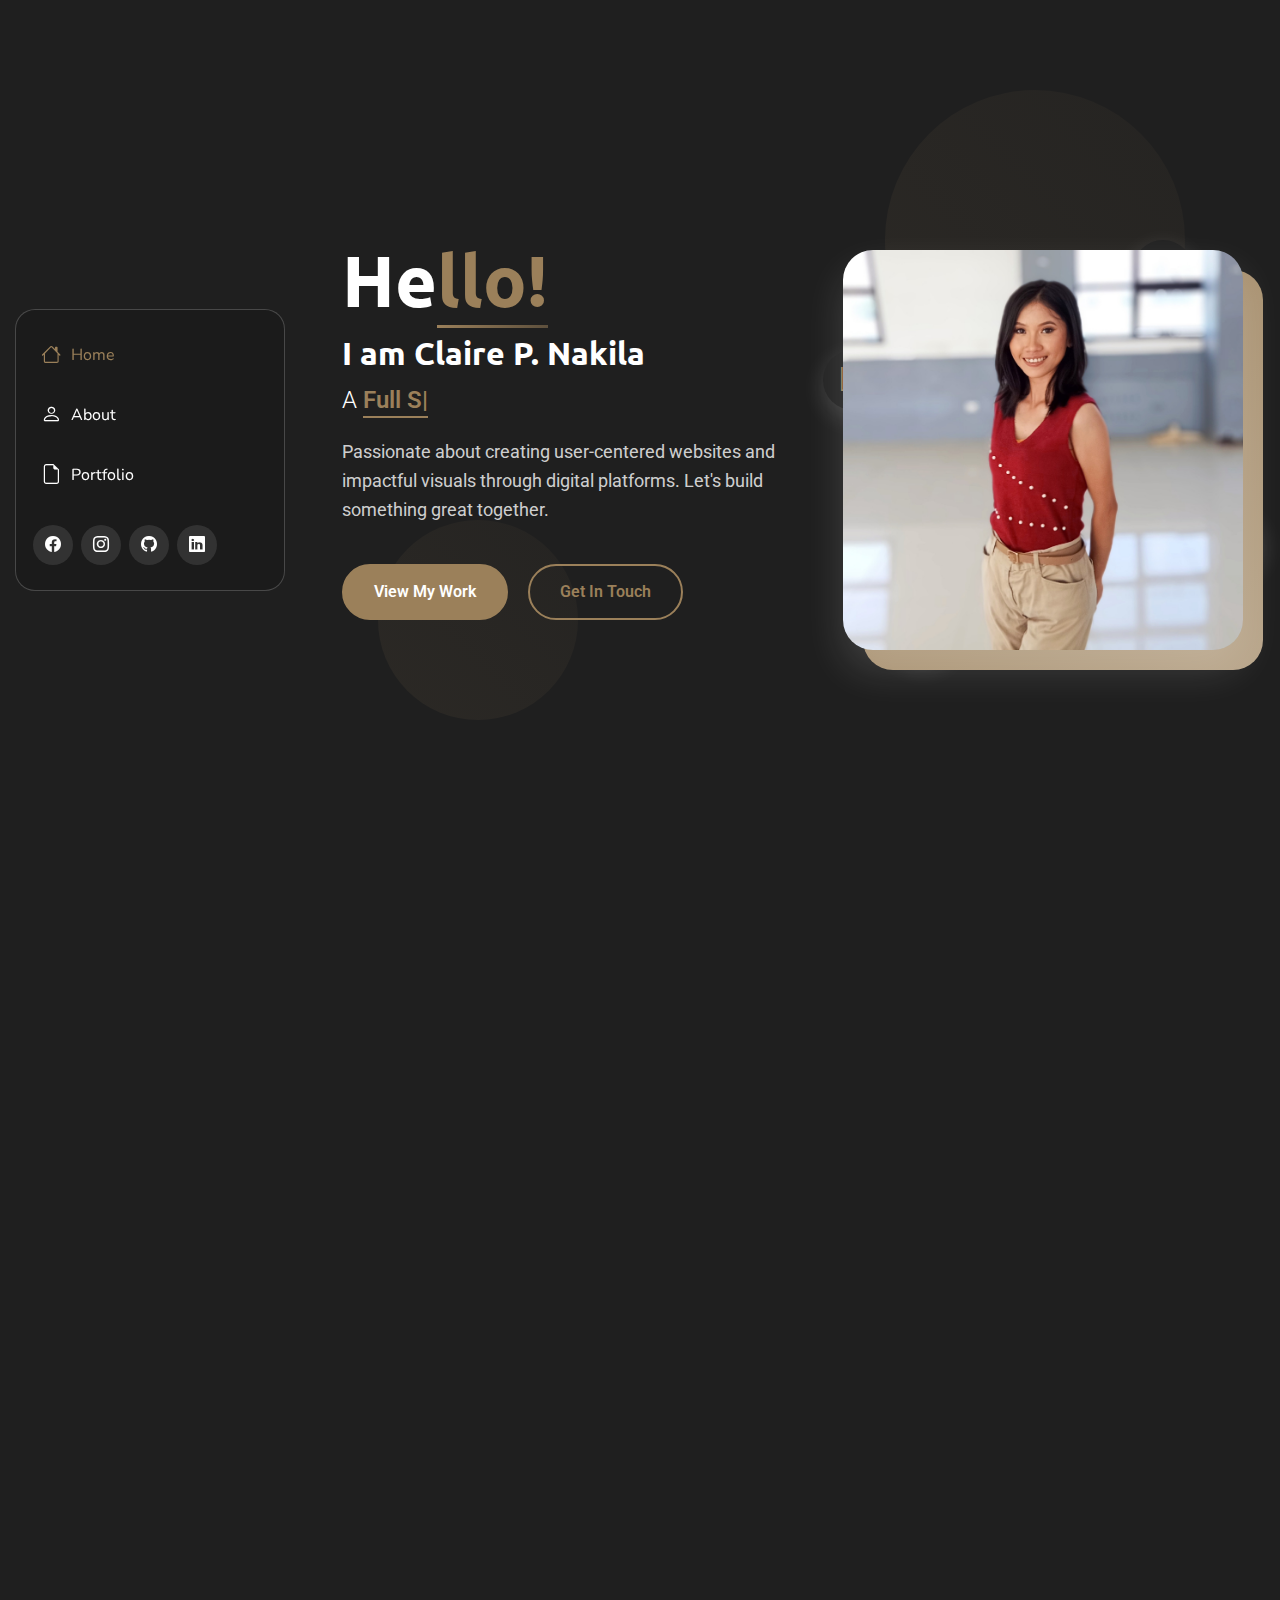
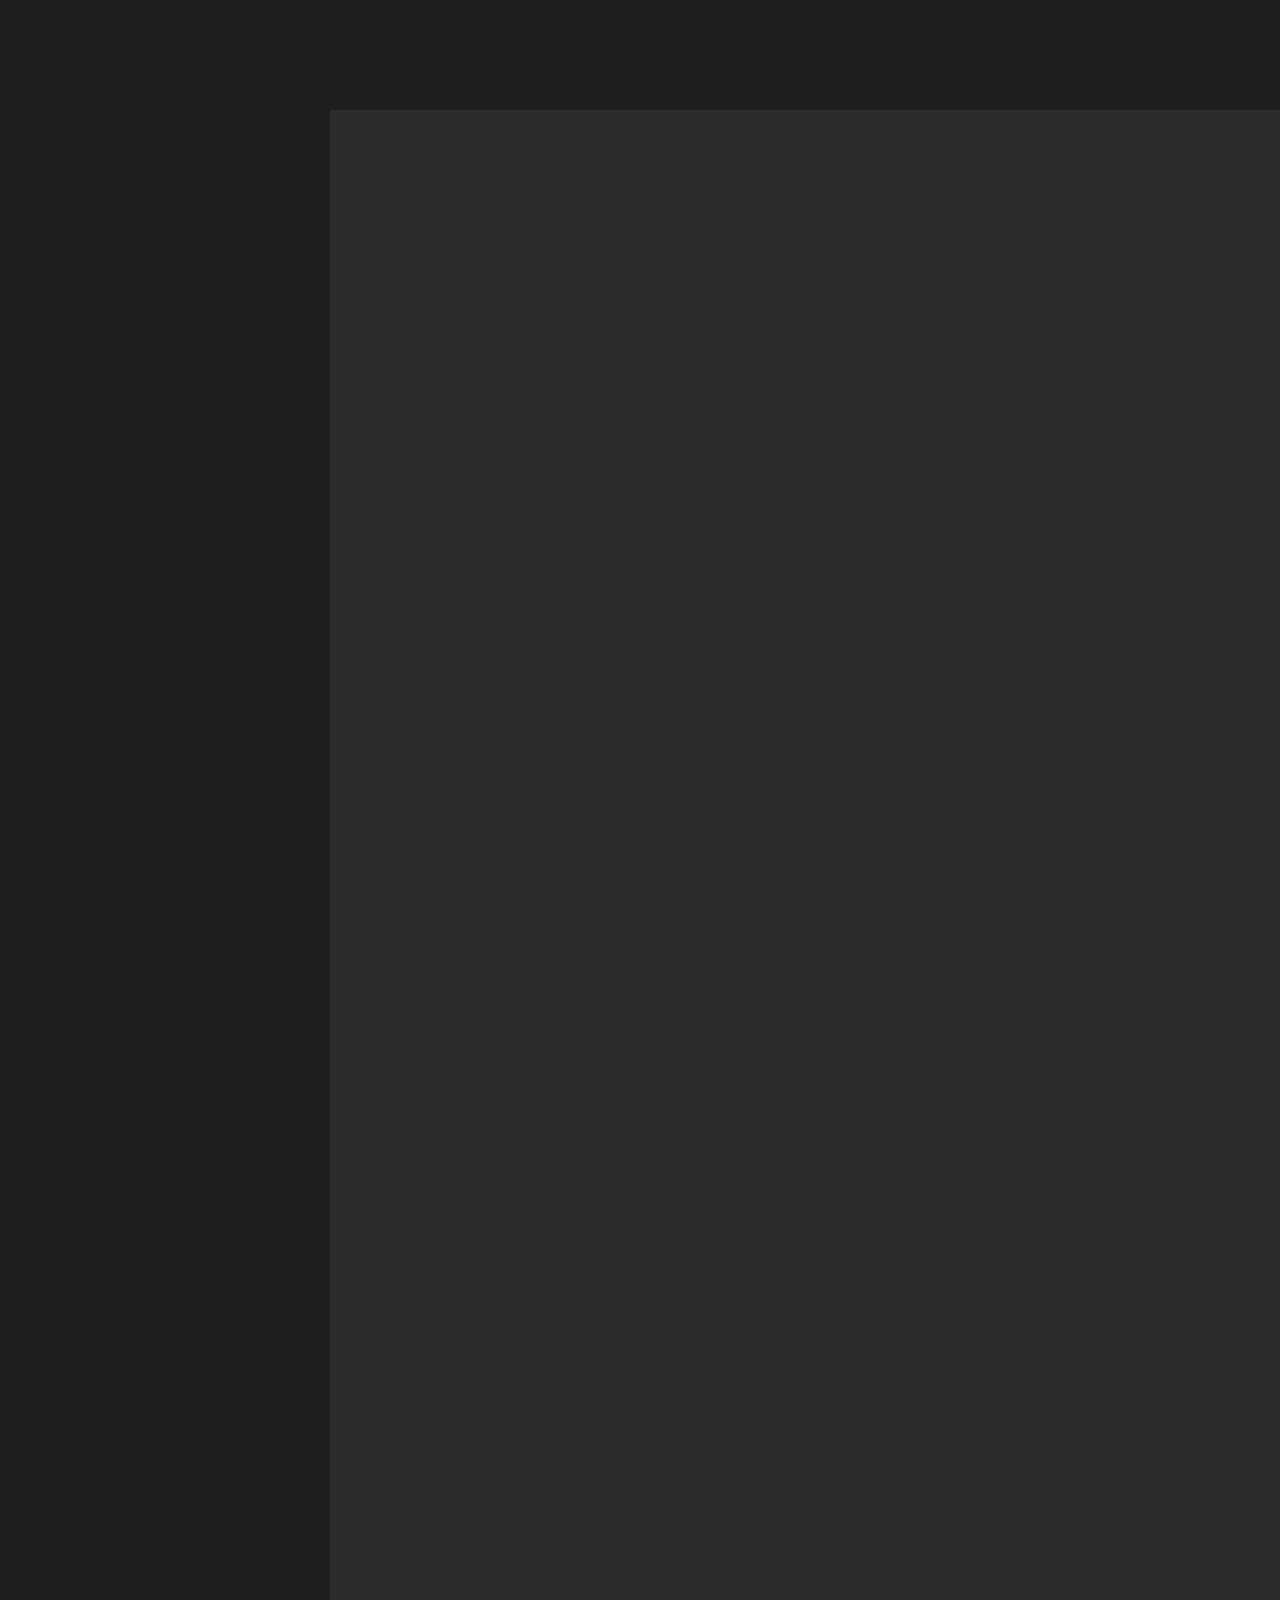
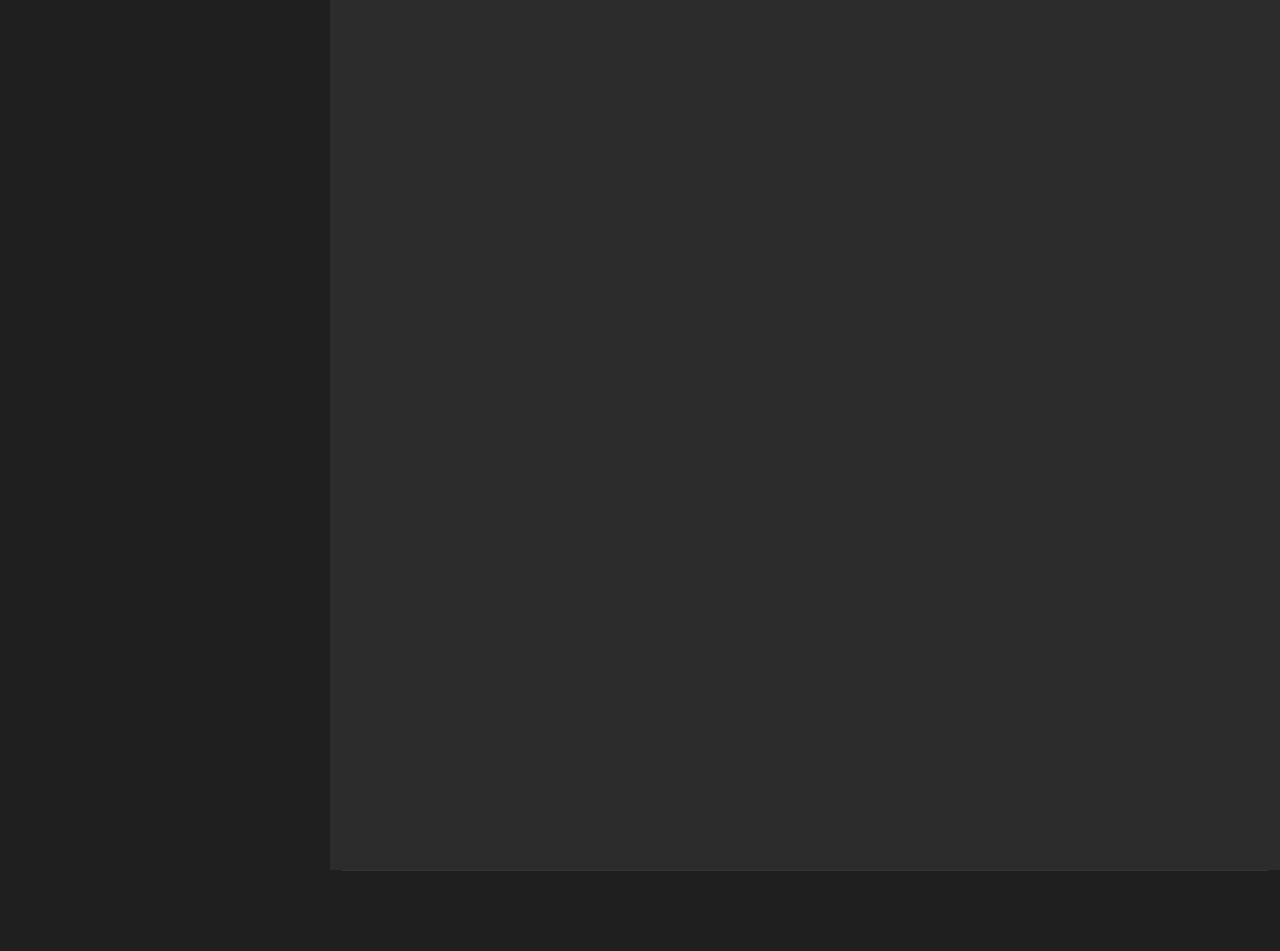
<file: index.html>
<!DOCTYPE html>
<html lang="en">
  <head>
    <meta charset="utf-8" />
    <meta content="width=device-width, initial-scale=1.0" name="viewport" />
    <title>My Portfolio - Claire Nakila</title>
    <meta name="description" content="" />
    <meta name="keywords" content="" />

    <!-- Favicons -->
    <link href="assets/img/removed_background_2x2.png" rel="icon" />
    <link href="assets/img/apple-touch-icon.png" rel="apple-touch-icon" />

    <!-- Fonts -->
    <link href="https://fonts.googleapis.com" rel="preconnect" />
    <link href="https://fonts.gstatic.com" rel="preconnect" crossorigin />
    <link
      href="https://fonts.googleapis.com/css2?family=Roboto:ital,wght@0,100;0,300;0,400;0,500;0,700;0,900;1,100;1,300;1,400;1,500;1,700;1,900&family=Ubuntu:ital,wght@0,300;0,400;0,500;0,700;1,300;1,400;1,500;1,700&family=Nunito:ital,wght@0,200;0,300;0,400;0,500;0,600;0,700;0,800;0,900;1,200;1,300;1,400;1,500;1,600;1,700;1,800;1,900&display=swap"
      rel="stylesheet"
    />

    <!-- Vendor CSS Files -->
    <link
      href="assets/vendor/bootstrap/css/bootstrap.min.css"
      rel="stylesheet"
    />
    <link
      href="assets/vendor/bootstrap-icons/bootstrap-icons.css"
      rel="stylesheet"
    />
    <link href="assets/vendor/aos/aos.css" rel="stylesheet" />
    <link
      href="assets/vendor/glightbox/css/glightbox.min.css"
      rel="stylesheet"
    />
    <link href="assets/vendor/swiper/swiper-bundle.min.css" rel="stylesheet" />

    <!-- Main CSS File -->
    <link href="assets/css/main.css" rel="stylesheet" />
  </head>

  <body class="index-page">
    <header
      id="header"
      class="header dark-background d-flex flex-column justify-content-center"
    >
      <i class="header-toggle d-xl-none bi bi-list"></i>

      <div class="header-container d-flex flex-column align-items-start">
        <nav id="navmenu" class="navmenu">
          <ul>
            <li>
              <a href="#hero" class="active"
                ><i class="bi bi-house navicon"></i>Home</a
              >
            </li>
            <li>
              <a href="#about"><i class="bi bi-person navicon"></i> About</a>
            </li>

            <li>
              <a href="#portfolio"
                ><i class="bi bi-file-earmark navicon"></i> Portfolio</a
              >
            </li>
            <!-- <li>
              <a href="#portfolio"
                ><i class="bi bi-images navicon"></i> Certificates</a
              >
            </li> -->
            <!-- <li>
              <a href="#services"
                ><i class="bi bi-hdd-stack navicon"></i> Services</a
              >
            </li> -->

            <!-- <li>
              <a href="#contact"
                ><i class="bi bi-envelope navicon"></i> Contact</a
              >
            </li> -->
          </ul>
        </nav>

        <div class="social-links text-center">
          <a
            href="https://www.facebook.com/claire.nakila.2024/"
            class="facebook"
            ><i class="bi bi-facebook"></i
          ></a>
          <a href="https://www.instagram.com/watashiclang28/" class="instagram"
            ><i class="bi bi-instagram"></i
          ></a>
          <a href="#" class="github"
            ><i class="bi bi-github"></i
          ></a>
          <a
            href="https://www.linkedin.com/in/claire-nakila-b9766436b/"
            class="linkedin"
            ><i class="bi bi-linkedin"></i
          ></a>
        </div>
      </div>
    </header>

    <main class="main">
      <!-- Hero Section -->
      <section id="hero" class="hero section">
        <div class="background-elements">
          <div class="bg-circle circle-1"></div>
          <div class="bg-circle circle-2"></div>
        </div>

        <div class="hero-content">
          <div class="container">
            <div class="row align-items-center">
              <div class="col-lg-6" data-aos="fade-right" data-aos-delay="100">
                <div class="hero-text">
                  <h1>He<span class="accent-text">llo!</span></h1>
                  <h2>I am Claire P. Nakila</h2>
                  <p class="lead">
                    A
                    <span
                      class="typed"
                      data-typed-items="Full Stack Web Developer, Photo/Video Editor"
                    ></span>
                  </p>
                  <p class="description">
                    Passionate about creating user-centered websites and
                    impactful visuals through digital platforms. Let's build
                    something great together.
                  </p>

                  <div class="hero-actions">
                    <a href="#portfolio" class="btn btn-primary"
                      >View My Work</a
                    >
                    <a href="#about" class="btn btn-outline">Get In Touch</a>
                  </div>

                  <!-- <div class="social-links">
                    <a href="https://www.facebook.com/claire.nakila.2024/"
                      ><i class="bi bi-facebook"></i
                    ></a>
                    <a href="https://www.instagram.com/watashiclang28/"
                      ><i class="bi bi-instagram"></i
                    ></a>
                    <a href="https://github.com/clairenakila"
                      ><i class="bi bi-github"></i
                    ></a>
                    <a
                      href="https://www.linkedin.com/in/claire-nakila-b9766436b/"
                      ><i class="bi bi-linkedin"></i
                    ></a>
                  </div> -->
                </div>
              </div>

              <div class="col-lg-6" data-aos="fade-left" data-aos-delay="200">
                <div class="hero-visual">
                  <div class="profile-container">
                    <div class="profile-background"></div>
                    <img
                      src="assets/img/profile/home_profile1.jpg"
                      alt="Claire P. Nakila"
                      class="profile-image"
                    />
                    <div class="floating-elements">
                      <div class="floating-icon icon-1">
                        <i class="bi bi-palette"></i>
                      </div>
                      <div class="floating-icon icon-2">
                        <i class="bi bi-code-slash"></i>
                      </div>
                      <div class="floating-icon icon-3">
                        <i class="bi bi-lightbulb"></i>
                      </div>
                      <div class="floating-icon icon-4">
                        <i class="bi bi-graph-up"></i>
                      </div>
                    </div>
                  </div>
                </div>
              </div>
            </div>
          </div>
        </div>
      </section>
      <!-- /Hero Section -->

      <!-- About Section -->
      <section id="about" class="about section">
        <div class="container" data-aos="fade-up" data-aos-delay="100">
          <div class="row">
            <div class="col-lg-5" data-aos="zoom-in" data-aos-delay="200">
              <div class="profile-card">
                <div class="profile-header">
                  <div class="profile-image">
                    <img
                      src="assets/img/profile/about_profile.png"
                      alt="Profile Image"
                      class="img-fluid"
                    />
                  </div>
                  <div class="profile-badge">
                    <i class="bi bi-check-circle-fill"></i>
                  </div>
                </div>

                <div class="profile-content">
                  <h3>Claire P. Nakila</h3>
                  <p class="profession">
                    Full Stack Web Developer &amp; Photo/Video Editor
                  </p>

                  <div class="contact-links">
                    <a
                      href="mailto:clairenakilacc@gmail.com"
                      class="contact-item"
                    >
                      <i class="bi bi-envelope"></i>
                      clairenakilacc@gmail.com
                    </a>
                    <a href="tel:+639703738501" class="contact-item">
                      <i class="bi bi-telephone"></i>
                      09703738501
                    </a>
                    <a href="#" class="contact-item">
                      <i class="bi bi-geo-alt"></i>
                      Alegria, Surigao del Norte, Philippines
                    </a>
                  </div>
                </div>
              </div>
            </div>

            <div class="col-lg-7" data-aos="fade-left" data-aos-delay="300">
              <div class="about-content">
                <div class="section-header">
                  <span class="badge-text">Get to Know Me</span>
                  <h2>Passionate about creating websites and visual content</h2>
                </div>

                <div class="description">
                  <p>
                    I build web-based systems using PHP and MySQL for both
                    front-end and back-end development with the Laravel
                    framework.
                  </p>

                  <p>
                    I edit photos and videos that involve simple 2D animations,
                    noise removal, music layers, text presets, captioning,
                    transitions, and image fusions.
                  </p>
                </div>

                <div class="stats-grid">
                  <div class="stat-item">
                    <div class="stat-number">10+</div>
                    <div class="stat-label">Projects Completed</div>
                  </div>
                  <div class="stat-item">
                    <div class="stat-number">3+</div>
                    <div class="stat-label">Years Experience</div>
                  </div>
                </div>

                <div class="details-grid">
                  <div class="detail-row">
                    <div class="detail-item">
                      <span class="detail-label">Specialization</span>
                      <span class="detail-value"
                        >Web Development &amp; Media Editing</span
                      >
                    </div>
                    <div class="detail-item">
                      <span class="detail-label">Experience Level</span>
                      <span class="detail-value">Junior Professional</span>
                    </div>
                  </div>
                  <div class="detail-row">
                    <div class="detail-item">
                      <span class="detail-label">Education</span>
                      <span class="detail-value"
                        >Bachelor of Science in Information System</span
                      >
                    </div>
                    <div class="detail-item">
                      <span class="detail-label">Languages</span>
                      <span class="detail-value"
                        >English, Filipino, Surigaonon</span
                      >
                    </div>
                  </div>
                </div>

                <div class="cta-section">
                  <a href="assets/pdf/resume.pdf" class="btn btn-primary">
                    <i class="bi bi-download"></i>
                    Download Resume
                  </a>
                  <a href="https://www.facebook.com/claire.nakila.2024" class="btn btn-outline">
                    <i class="bi bi-chat-dots"></i>
                    Let's Talk
                  </a>
                </div>
              </div>
            </div>
          </div>
        </div>
      </section>
      <!-- /About Section -->


      <!-- Skills Section -->
      <section id="skills" class="skills section">
        <!-- Section Title -->
        <div class="container section-title" data-aos="fade-up">
          <h2>Skills</h2>
          <p>
            I bring together four key skill areas to create responsive web
            solutions and compelling visual content:
          </p>
        </div>
        <!-- End Section Title -->

        <div class="container" data-aos="fade-up" data-aos-delay="100">
          <div class="row">
            <div class="col-lg-6">
              <div
                class="skills-category"
                data-aos="fade-up"
                data-aos-delay="200"
              >
                <h3>Front-end Development</h3>
                <div class="skills-animation">
                  <div class="skill-item">
                    <div
                      class="d-flex justify-content-between align-items-center"
                    >
                      <h4>HTML/CSS</h4>
                    </div>
                  </div>
                  <div class="skill-tooltip">
                    <div>
                      I have used HTML and CSS to build responsive and accessible user interfaces, applying HTML5 and utility-first styling with Tailwind CSS, integrated within Laravel 10 Blade and Livewire views.
                    </div>
                  </div>

                  <div class="skill-item">
                    <div
                      class="mt-4 d-flex justify-content-between align-items-center"
                    >
                      <h4>JavaScript</h4>
                    </div>

                    <div>
                      I am familiar with JavaScript and have used Alpine.js to add interactive features in Laravel Blade views.
                    </div>
                  </div>
                </div>
              </div>
              <!-- End Frontend Skills -->
            </div>

            <div class="col-lg-6">
              <div
                class="skills-category"
                data-aos="fade-up"
                data-aos-delay="300"
              >
                <h3>Back-end Development</h3>
                <div class="skills-animation">
                  <div class="skill-item">
                    <div
                      class="d-flex justify-content-between align-items-center"
                    >
                      <h4>Node.js</h4>
                    </div>

                    <div>
                      I used Node.js for backend scripts and simple server-side
                      JavaScript tasks.
                    </div>
                  </div>

                  <div class="skill-item">
                    <div
                      class="d-flex justify-content-between align-items-center"
                    >
                      <h4>SQL</h4>
                    </div>

                    <div>
                      I worked with MySQL for creating tables, writing queries,
                      and managing relational data in Laravel applications.
                    </div>
                  </div>
                </div>
              </div>
              <!-- End Backend Skills -->
            </div>

            <div class="col-lg-6">
              <div
                class="skills-category"
                data-aos="fade-up"
                data-aos-delay="300"
              >
                <h3>Git and Github</h3>
                <div class="skills-animation">
                  <div class="skill-item">
                    <div
                      class="d-flex justify-content-between align-items-center"
                    >
                      <h4>Basic Version Control Tasks</h4>
                    </div>

                    <div>
                      I am familiar with basic version control tasks such as
                      initializing and cloning repositories, staging and
                      committing changes, pushing code to GitHub, pulling
                      updates, and managing branches for collaborative
                      development.
                    </div>
                  </div>

                  <div class="skill-item">
                    <div
                      class="d-flex justify-content-between align-items-center"
                    >
                      <h4>Project Deployment</h4>
                    </div>

                    <div>
                      I used GitHub to deploy projects to platforms like Vercel
                      and GitHub Pages.
                    </div>
                  </div>
                </div>
              </div>
              <!-- End Backend Skills -->
            </div>

            <div class="col-lg-6">
              <div
                class="skills-category"
                data-aos="fade-up"
                data-aos-delay="300"
              >
                <h3>Photo/Video Editing</h3>
                <div class="skills-animation">
                  <div class="skill-item">
                    <div
                      class="d-flex justify-content-between align-items-center"
                    >
                      <h4>Canva & Adobe Photoshop</h4>
                    </div>

                    <div>
                      I utilized Canva and Adobe Photoshop for graphic design,
                      enhancing visuals, and customizing templates to meet
                      project needs.
                    </div>
                  </div>

                  <div class="skill-item">
                    <div
                      class="d-flex justify-content-between align-items-center"
                    >
                      <h4>KineMaster & CapCut</h4>
                    </div>

                    <div>
                      I used KineMaster and CapCut for photo fusion, video
                      editing with 2D animations, and layered audio
                      enhancements.
                    </div>
                  </div>
                </div>
              </div>
              <!-- End Backend Skills -->
            </div>
          </div>
        </div>
      </section>
      <!-- /Skills Section -->

      <!-- Portfolio Section -->
      <section id="portfolio" class="portfolio section">
      <!-- Section Title -->
      <div class="container section-title" data-aos="fade-up">
          <h2>Portfolio</h2>
          <p>Explore highlighted projects I've worked on.</p>
        </div>
      <!-- End Section Title -->

      <div class="container" data-aos="fade-up" data-aos-delay="100">
          <div
            class="isotope-layout"
            data-default-filter="*"
            data-layout="masonry"
            data-sort="original-order"
          >
            <div class="row">
              <div class="col-lg-3 filter-sidebar">
                <div
                  class="filters-wrapper"
                  data-aos="fade-right"
                  data-aos-delay="150"
                >
                  <ul class="portfolio-filters isotope-filters">
                    <li data-filter="*" class="filter-active">All Projects</li>
                    <li data-filter=".filter-web_development">
                      Web Design & Development
                    </li>
                    <li data-filter=".filter-graphic_design">Graphic Design</li>
                    <li data-filter=".filter-video_editing">Video Editing</li>
                  </ul>
                </div>
              </div>

              <div class="col-lg-9">
                <div
                  class="row gy-4 portfolio-container isotope-container"
                  data-aos="fade-up"
                  data-aos-delay="200"
                >
                  <div
                    class="col-lg-6 col-md-6 portfolio-item isotope-item filter-web_development"
                  >
                    <div class="portfolio-wrap">
                      <img
                        src="assets/img/portfolio/web_erma1.jpg"
                        class="img-fluid"
                        alt="CCIS ERMA Homepage"
                        loading="lazy"
                      />
                      <div class="portfolio-info">
                        <div class="content">
                          <span class="category">Web Design & Development</span>
                          <h4>CCIS ERMA</h4>
                          <div class="portfolio-links">
                            <a
                              href="assets/img/portfolio/web_erma1.jpg"
                              class="glightbox"
                              ><i class="bi bi-plus-lg"></i
                            ></a>
                            <a
                              href="ccis-erma-portfolio-details.html"
                              title="More Details"
                              ><i class="bi bi-arrow-right"></i
                            ></a>
                          </div>
                        </div>
                      </div>
                    </div>
                  </div> 
      <!-- End Portfolio Item -->

                <div
                    class="col-lg-6 col-md-6 portfolio-item isotope-item filter-web_development"
                  >
                    <div class="portfolio-wrap">
                      <img
                        src="assets/img/portfolio/web_dbm1.jpg"
                        class="img-fluid"
                        alt="DBM Login Page"
                        loading="lazy"
                      />
                      <div class="portfolio-info">
                        <div class="content">
                          <span class="category">Web Design & Development</span>
                          <h4>DBM | HR-PMS</h4>
                          <div class="portfolio-links">
                            <a
                              href="assets/img/portfolio/web_dbm1.jpg"
                              class="glightbox"
                              ><i class="bi bi-plus-lg"></i
                            ></a>
                            <a
                              href="dbm-portfolio-details.html"
                              title="More Details"
                              ><i class="bi bi-arrow-right"></i
                            ></a>
                          </div>
                        </div>
                      </div>
                    </div>
                  </div>
      <!-- End Portfolio Item -->

                <div
                class="col-lg-6 col-md-6 portfolio-item isotope-item filter-web_development"
              >
                <div class="portfolio-wrap">
                  <img
                    src="assets/img/portfolio/web_insider1.png"
                    class="img-fluid"
                    alt=" Portfolio Image"
                    loading="lazy"
                  />
                  <div class="portfolio-info">
                    <div class="content">
                      <span class="category">Web Design & Development</span>
                      <h4>PH Insider | System Redesign</h4>
                      <div class="portfolio-links">
                        <a
                          href="assets/img/portfolio/web_insider1.png"
                          class="glightbox"
                          ><i class="bi bi-plus-lg"></i
                        ></a>
                        <a
                          href="ph-insider-system-redesign-portfolio-details.html"
                          title="More Details"
                          ><i class="bi bi-arrow-right"></i
                        ></a>
                      </div>
                    </div>
                  </div>
                </div>
              </div> 
          <!-- End Portfolio Item -->
                
                  <div
                    class="col-lg-6 col-md-6 portfolio-item isotope-item filter-graphic_design"
                  >
                    <div class="portfolio-wrap">
                      <img
                        src="assets/img/portfolio/graphic_paraphernalia1.png"
                        class="img-fluid"
                        alt="Entrepreneurship Paraphernalia"
                        loading="lazy"
                      />
                      <div class="portfolio-info">
                        <div class="content">
                          <span class="category">Graphic Design</span>
                          <h4>Entrepreneurship Paraphernalia</h4>
                          <div class="portfolio-links">
                            <a
                              href="assets/img/portfolio/graphic_paraphernalia1.png"
                              class="glightbox"
                              ><i class="bi bi-plus-lg"></i
                            ></a>
                            <a
                              href="paraphernalia-portfolio-details.html"
                              title="More Details"
                              ><i class="bi bi-arrow-right"></i
                            ></a>
                          </div>
                        </div>
                      </div>
                    </div>
                  </div> 
      <!-- End Portfolio Item -->

                  <div
                    class="col-lg-6 col-md-6 portfolio-item isotope-item filter-graphic_design"
                  >
                    <div class="portfolio-wrap">
                      <img
                        src="assets/img/portfolio/graphic_jeo1.png"
                        class="img-fluid"
                        alt="Portfolio Image"
                        loading="lazy"
                      />
                      <div class="portfolio-info">
                        <div class="content">
                          <span class="category">Graphic Design</span>
                          <h4>TV Showcase Cabinet</h4>
                          <div class="portfolio-links">
                            <a
                              href="assets/img/portfolio/graphic_jeo1.png"
                              class="glightbox"
                              ><i class="bi bi-plus-lg"></i
                            ></a>
                            <a
                              href="tv-showcase-cabinet-portfolio-details.html"
                              title="More Details"
                              ><i class="bi bi-arrow-right"></i
                            ></a>
                          </div>
                        </div>
                      </div>
                    </div>
                  </div> 
      <!-- End Portfolio Item -->

                <div
                    class="col-lg-6 col-md-6 portfolio-item isotope-item filter-graphic_design"
                  >
                    <div class="portfolio-wrap">
                      <img
                        src="assets/img/portfolio/graphic_jeo2.png"
                        class="img-fluid"
                        alt="Portfolio Image"
                        loading="lazy"
                      />
                      <div class="portfolio-info">
                        <div class="content">
                          <span class="category">Graphic Design</span>
                          <h4>Storefront Promotional Display</h4>
                          <div class="portfolio-links">
                            <a
                              href="assets/img/portfolio/graphic_jeo2.png"
                              class="glightbox"
                              ><i class="bi bi-plus-lg"></i
                            ></a>
                            <a
                              href="storefront-promotional-display-portfolio-details.html"
                              title="More Details"
                              ><i class="bi bi-arrow-right"></i
                            ></a>
                          </div>
                        </div>
                      </div>
                    </div>
                  </div> 
          <!-- End Portfolio Item -->

          <div class="col-lg-6 col-md-6 portfolio-item isotope-item filter-video_editing">
            <div class="portfolio-wrap bg-black">
              <!-- Responsive YouTube Video -->
              <div class="ratio ratio-16x9">
                <iframe
                  src="https://www.youtube.com/embed/BY2lWnbGv8c?autoplay=1&mute=1&loop=1&rel=0&playlist=BY2lWnbGv8c"
                  allow="autoplay; encrypted-media"
                  allowfullscreen
                  loading="lazy"
                ></iframe>
              </div>
          
              <div class="portfolio-info">
                <div class="content">
                  <span class="category">Video Editing</span>
                  <h4>Mining Engineering | Case Study</h4>
                  <div class="portfolio-links">
                    <a
                      href="https://www.youtube.com/watch?v=BY2lWnbGv8c"
                      class="glightbox"
                    >
                      <i class="bi bi-play-circle"></i>
                    </a>
                    <!-- <a href="portfolio-details.html" title="More Details">
                      <i class="bi bi-arrow-right"></i>
                    </a> -->
                  </div>
                </div>
              </div>
            </div>
          </div>
      <!-- End Portfolio Item -->

          <div class="col-lg-6 col-md-6 portfolio-item isotope-item filter-video_editing">
            <div class="portfolio-wrap bg-black">
              <!-- Responsive YouTube Video -->
              <div class="ratio ratio-16x9">
                <iframe
                  src="https://www.youtube.com/embed/snBa4LpFMnY?autoplay=1&mute=1&loop=1&rel=0&playlist=snBa4LpFMnY"
                  allow="autoplay; encrypted-media"
                  allowfullscreen
                  loading="lazy"
                ></iframe>
              </div>
          
              <div class="portfolio-info">
                <div class="content">
                  <span class="category">Video Editing</span>
                  <h4>Video Resume</h4>
                  <div class="portfolio-links">
                    <a
                      href="https://www.youtube.com/watch?v=snBa4LpFMnY"
                      class="glightbox"
                    >
                      <i class="bi bi-play-circle"></i>
                    </a>
                    <!-- <a href="portfolio-details.html" title="More Details">
                      <i class="bi bi-arrow-right"></i>
                    </a> -->
                  </div>
                </div>
              </div>
            </div>
          </div>
      <!-- End Portfolio Item -->

            <div class="col-lg-6 col-md-6 portfolio-item isotope-item filter-video_editing">
              <div class="portfolio-wrap bg-black">
                <!-- Responsive YouTube Video -->
                <div class="ratio ratio-16x9">
                  <iframe
                    src="https://www.youtube.com/embed/EMJRgviNR48?autoplay=1&mute=1&loop=1&rel=0&playlist=EMJRgviNR48"
                    allow="autoplay; encrypted-media"
                    allowfullscreen
                    loading="lazy"
                  ></iframe>
                </div>
            
                <div class="portfolio-info">
                  <div class="content">
                    <span class="category">Video Editing</span>
                    <h4>YouTube Channel Invitation</h4>
                    <div class="portfolio-links">
                      <a
                        href="https://www.youtube.com/watch?v=EMJRgviNR48"
                        class="glightbox"
                      >
                        <i class="bi bi-play-circle"></i>
                      </a>
                      <!-- <a href="portfolio-details.html" title="More Details">
                        <i class="bi bi-arrow-right"></i>
                      </a> -->
                    </div>
                  </div>
                </div>
              </div>
            </div>
        <!-- End Portfolio Item -->

        <div class="col-lg-6 col-md-6 portfolio-item isotope-item filter-video_editing">
          <div class="portfolio-wrap bg-black">
            <!-- Responsive YouTube Video -->
            <div class="ratio ratio-16x9">
              <iframe
                src="https://www.youtube.com/embed/5p-zkNvjHX4?autoplay=1&mute=1&loop=1&rel=0&playlist=5p-zkNvjHX4"
                allow="autoplay; encrypted-media"
                allowfullscreen
                loading="lazy"
              ></iframe>
            </div>
        
            <div class="portfolio-info">
              <div class="content">
                <span class="category">Video Editing</span>
                <h4>Start-up Video</h4>
                <div class="portfolio-links">
                  <a
                    href="https://www.youtube.com/watch?v=5p-zkNvjHX4"
                    class="glightbox"
                  >
                    <i class="bi bi-play-circle"></i>
                  </a>
                  <!-- <a href="portfolio-details.html" title="More Details">
                    <i class="bi bi-arrow-right"></i>
                  </a> -->
                </div>
              </div>
            </div>
          </div>
        </div>
    <!-- End Portfolio Item -->
      
      <div class="col-lg-6 col-md-6 portfolio-item isotope-item filter-video_editing">
        <div class="portfolio-wrap bg-black">
          <!-- Responsive YouTube Video -->
          <div class="ratio ratio-16x9">
            <iframe
              src="https://www.youtube.com/embed/bfKUwR4oWHk?autoplay=1&mute=1&loop=1&rel=0&playlist=bfKUwR4oWHk"
              allow="autoplay; encrypted-media"
              allowfullscreen
              loading="lazy"
            ></iframe>
          </div>
      
          <div class="portfolio-info">
            <div class="content">
              <span class="category">Video Editing</span>
              <h4>Research Team Video Resume</h4>
              <div class="portfolio-links">
                <a
                  href="https://www.youtube.com/watch?v=bfKUwR4oWHk"
                  class="glightbox"
                >
                  <i class="bi bi-play-circle"></i>
                </a>
                <!-- <a href="portfolio-details.html" title="More Details">
                  <i class="bi bi-arrow-right"></i>
                </a> -->
              </div>
            </div>
          </div>
        </div>
      </div>
      <!-- End Portfolio Item -->
      <!-- End Portfolio Container -->
      </div>
            </div>
          </div>
        </div>
      </section>
      <!-- /Portfolio Section -->

      <!-- Services Section -->
      <!-- <section id="services" class="services section"> -->
      <!-- Section Title -->
      <!-- <div class="container section-title" data-aos="fade-up">
          <h2>Services</h2>
          <p>
            to add...
          </p>
        </div> -->
      <!-- End Section Title -->

      <!-- <div class="container" data-aos="fade-up" data-aos-delay="100">
          <div class="service-header">
            <div class="row align-items-center">
              <div class="col-lg-8 col-md-12">
                <div class="service-intro">
                  <h2 class="service-heading">
                    <div>Innovative business</div>
                    <div><span>performance solutions</span></div>
                  </h2>
                </div>
              </div>
              <div class="col-lg-4 col-md-12">
                <div class="service-summary">
                  <p>
                    We integrate forward-thinking strategies, creative
                    approaches, and state-of-the-art technologies to deliver
                    exceptional customer experiences that drive growth and
                    engage target markets.
                  </p>
                  <a href="services.html" class="service-btn">
                    View All Services
                    <i class="bi bi-arrow-right"></i>
                  </a>
                </div>
              </div>
            </div>
          </div>

          <div class="row justify-content-center">
            <div
              class="col-lg-4 col-md-6"
              data-aos="fade-up"
              data-aos-delay="100"
            >
              <div class="service-card position-relative z-1">
                <div class="service-icon">
                  <i class="bi bi-palette"></i>
                </div>
                <a
                  href="service-details.html"
                  class="card-action d-flex align-items-center justify-content-center rounded-circle"
                >
                  <i class="bi bi-arrow-up-right"></i>
                </a>
                <h3>
                  <a href="service-details.html">
                    Creative <span>branding</span>
                  </a>
                </h3>
                <p>
                  Nulla facilisi. Maecenas eget magna neque. Suspendisse
                  potenti. Curabitur eleifend nisi non magna vulputate, vel
                  condimentum libero tempus. Proin consectetur feugiat diam.
                </p>
              </div>
            </div>
            <div
              class="col-lg-4 col-md-6"
              data-aos="fade-up"
              data-aos-delay="200"
            >
              <div class="service-card position-relative z-1">
                <div class="service-icon">
                  <i class="bi bi-gem"></i>
                </div>
                <a
                  href="service-details.html"
                  class="card-action d-flex align-items-center justify-content-center rounded-circle"
                >
                  <i class="bi bi-arrow-up-right"></i>
                </a>
                <h3>
                  <a href="service-details.html">
                    Design <span>systems</span>
                  </a>
                </h3>
                <p>
                  Praesent euismod varius tellus, vel bibendum nunc interdum at.
                  Donec vehicula diam vel metus venenatis convallis. Aliquam
                  erat volutpat. Etiam viverra magna sit amet.
                </p>
              </div>
            </div>
            <div
              class="col-lg-4 col-md-6"
              data-aos="fade-up"
              data-aos-delay="300"
            >
              <div class="service-card position-relative z-1">
                <div class="service-icon">
                  <i class="bi bi-megaphone"></i>
                </div>
                <a
                  href="service-details.html"
                  class="card-action d-flex align-items-center justify-content-center rounded-circle"
                >
                  <i class="bi bi-arrow-up-right"></i>
                </a>
                <h3>
                  <a href="service-details.html">
                    Marketing <span>strategies</span>
                  </a>
                </h3>
                <p>
                  Vivamus tempor velit id magna dictum, sed fermentum nisi
                  faucibus. Integer nec pretium sapien. Fusce tincidunt ligula
                  et purus consequat, ac pellentesque nulla eleifend.
                </p>
              </div>
            </div>
            <div
              class="col-lg-4 col-md-6"
              data-aos="fade-up"
              data-aos-delay="100"
            >
              <div class="service-card position-relative z-1">
                <div class="service-icon">
                  <i class="bi bi-code-slash"></i>
                </div>
                <a
                  href="service-details.html"
                  class="card-action d-flex align-items-center justify-content-center rounded-circle"
                >
                  <i class="bi bi-arrow-up-right"></i>
                </a>
                <h3>
                  <a href="service-details.html">
                    Digital <span>platforms</span>
                  </a>
                </h3>
                <p>
                  Cras fermentum odio eu feugiat malesuada. Vestibulum ante
                  ipsum primis in faucibus orci luctus et accumsan cursus. Morbi
                  placerat nulla vel nunc viverra accumsan.
                </p>
              </div>
            </div>
            <div
              class="col-lg-4 col-md-6"
              data-aos="fade-up"
              data-aos-delay="200"
            >
              <div class="service-card position-relative z-1">
                <div class="service-icon">
                  <i class="bi bi-graph-up"></i>
                </div>
                <a
                  href="service-details.html"
                  class="card-action d-flex align-items-center justify-content-center rounded-circle"
                >
                  <i class="bi bi-arrow-up-right"></i>
                </a>
                <h3>
                  <a href="service-details.html">
                    Growth <span>acceleration</span>
                  </a>
                </h3>
                <p>
                  Aenean vel augue vel nisi bibendum posuere. Phasellus in lacus
                  quis urna sodales dignissim. Duis aliquam libero eget risus
                  facilisis. Quisque eget libero vel nisl fringilla.
                </p>
              </div>
            </div>
            <div
              class="col-lg-4 col-md-6"
              data-aos="fade-up"
              data-aos-delay="300"
            >
              <div class="service-card position-relative z-1">
                <div class="service-icon">
                  <i class="bi bi-camera-video"></i>
                </div>
                <a
                  href="service-details.html"
                  class="card-action d-flex align-items-center justify-content-center rounded-circle"
                >
                  <i class="bi bi-arrow-up-right"></i>
                </a>
                <h3>
                  <a href="service-details.html">
                    Media <span>solutions</span>
                  </a>
                </h3>
                <p>
                  Etiam efficitur lacus in diam finibus, nec ultrices est
                  sagittis. Maecenas elementum magna sed risus faucibus, nec
                  commodo purus facilisis. Vestibulum accumsan magna.
                </p>
              </div>
            </div>
          </div>
        </div>
      </section> -->
      <!-- /Services Section -->

      <!-- Testimonials Section -->
      <section id="testimonials" class="testimonials section light-background">
      <!-- Section Title -->
      <div class="container section-title" data-aos="fade-up">
          <h2>Testimonials</h2>
          <p>
            Hear from people I’ve worked with
          </p>
        </div> 
      <!-- End Section Title -->

      <div class="container">
          <div class="testimonial-masonry">
            <div class="testimonial-item" data-aos="fade-up">
              <div class="testimonial-content">
                <div class="quote-pattern">
                  <i class="bi bi-quote"></i>
                </div>
                <p style="text-align: justify">
                  I am writing this testimonial for Claire, who has served as a Student Assistant for our college and an on-the-job trainee for the CCIS computer laboratory.
                </p>
                <p style="text-align: justify">
                  As a faculty member in the College of Computing and Information Sciences (CCIS), I have had the privilege of observing her work and accomplishments firsthand. Claire consistently demonstrates passion, diligence, and exceptional skills in her roles.
                </p>
                <p style="text-align: justify">
                  As an OJT, she has proven to be an invaluable asset to our computer laboratory. Her web development skills are top-notch, and she consistently completes assigned tasks on time, showcasing excellent time management abilities. What truly sets Claire apart is her proactive attitude and fearless approach to learning. She is not afraid to delve into new things and readily studies unfamiliar technologies and skills, quickly adapting to new challenges.
                </p>
                <p style="text-align: justify">
                  Overall, I can confidently say that Claire is an exceptional student, worker, and an invaluable team member. Her dedication and strong work ethic make her a standout individual, and I am confident she will excel in any future endeavor.
                </p>
                <div class="client-info">
                  <div class="client-image">
                    <img src="assets/img/person/sir_esma.png" alt="Client" />
                  </div>
                  <div class="client-details">
                    <h3>Giovanni Esma</h3>
                    <span class="position">CCIS Faculty Member</span>
                  </div>
                </div>
              </div>
            </div>

            <div
              class="testimonial-item highlight"
              data-aos="fade-up"
              data-aos-delay="100"
            >
              <div class="testimonial-content">
                <div class="quote-pattern">
                  <i class="bi bi-quote"></i>
                </div>
                <p style="text-align: justify">
                  I’ve had the opportunity to work with Claire as a fellow volunteer video editor for the Gazellian start-up during our 2nd to 4th year in college. As a classmate, I’ve closely observed her editing skills develop over time. Her work consistently reflects a strong grasp of storytelling, timing, and audience engagement. I can say with confidence that she is 100% highly recommended — proven and trusted.
                </p>
                <div class="client-info">
                  <div class="client-image">
                    <img src="assets/img/person/jeo.png" alt="Client" />
                  </div>
                  <div class="client-details">
                    <h3>Jeo Juventud</h3>
                    <span class="position">CCIS Student - BS in Information System</span>
                  </div>
                </div>
              </div>
            </div> 

            <div
              class="testimonial-item"
              data-aos="fade-up"
              data-aos-delay="200"
            >
              <div class="testimonial-content">
                <div class="quote-pattern">
                  <i class="bi bi-quote"></i>
                </div>
                <p style="text-align: justify">
                  I first got to know Claire as a boardmate and schoolmate at Caraga State University (CSU) Main Campus, and that is how I discovered her video editing skills. What really stood out to me was how she clearly understands the flow and concept of every video she works on. I would definitely recommend her services. She edits really well, and her rates are also affordable. She is someone you can trust with creative work.
                </p>
                <div class="client-info">
                  <div class="client-image">
                    <img src="assets/img/person/cristine.png" alt="Client" />
                  </div>
                  <div class="client-details">
                    <h3>Cristine Joy Casilas</h3>
                    <span class="position">CSU Student - BS Geodetic Engineering</span>
                  </div>
                </div>
              </div>
            </div> 

            <div
            class="testimonial-item"
            data-aos="fade-up"
            data-aos-delay="200"
          >
            <div class="testimonial-content">
              <div class="quote-pattern">
                <i class="bi bi-quote"></i>
              </div>
              <p style="text-align: justify">
                I didn’t personally know Claire at first. She was only recommended to me by a friend of a friend. But when I saw her video editing work, I was impressed. What stood out the most was her patience and professionalism. Even when I had to request several revisions and the deadline was tight, she still managed to deliver everything on time without any complaints. She handled the pressure so well, and the final output turned out great. I’d definitely recommend her if you need someone reliable and skilled.    </p>
              <div class="client-info">
                <div class="client-image">
                  <img src="assets/img/person/dynexa.png" alt="Client" />
                </div>
                <div class="client-details">
                  <h3>Cel Dynexa Luad</h3>
                  <span class="position">STEM Student - Butuan City Senior High School</span>
                </div>
              </div>
            </div>
          </div> 
        
          </div>
        </div>
      </section> 
      <!-- /Testimonials Section -->

      <!-- Contact Section -->
      <!-- <section id="contact" class="contact section"> -->
      <!-- Section Title -->
      <!-- <div class="container section-title" data-aos="fade-up">
          <h2>Contact</h2>
          <p>
            Ping Me Anytime.
          </p>
        </div> -->
      <!-- End Section Title -->

      <!-- <div class="container">
          <div class="row g-4 g-lg-5">
            <div class="col-lg-5">
              <div class="info-box">
                <h3>Contact Info</h3>
                <p>
                  Thank you for viewing! Feel free to contact me via phone or email.               </p>


                <div class="info-item">
                  <div class="icon-box">
                    <i class="bi bi-telephone"></i>
                  </div>
                  <div class="content">
                    <h4>Phone Number</h4>
                    <p>+63 7703738501</p>
                  </div>
                </div>

                <div class="info-item">
                  <div class="icon-box">
                    <i class="bi bi-envelope"></i>
                  </div>
                  <div class="content">
                    <h4>Email Address</h4>
                    <p>clairenakilacc@gmail.com</p>
                  </div>
                </div>
              </div>
            </div> -->
    </main>

    <footer id="footer" class="footer position-relative">
      <div class="container">
        <div class="copyright text-center"></div>
        <!-- <div class="credits">
          Designed by <a href="https://www.facebook.com/claire.nakila.2024/">Claire Nakila</a>
        </div> -->
      </div>
    </footer>

    <!-- Scroll Top -->
    <a
      href="#"
      id="scroll-top"
      class="scroll-top d-flex align-items-center justify-content-center"
      ><i class="bi bi-arrow-up-short"></i
    ></a>

    <!-- Preloader -->
    <div id="preloader"></div>

    <!-- Vendor JS Files -->
    <script src="assets/vendor/bootstrap/js/bootstrap.bundle.min.js"></script>
    <script src="assets/vendor/php-email-form/validate.js"></script>
    <script src="assets/vendor/aos/aos.js"></script>
    <script src="assets/vendor/typed.js/typed.umd.js"></script>
    <script src="assets/vendor/purecounter/purecounter_vanilla.js"></script>
    <script src="assets/vendor/waypoints/noframework.waypoints.js"></script>
    <script src="assets/vendor/isotope-layout/isotope.pkgd.min.js"></script>
    <script src="assets/vendor/imagesloaded/imagesloaded.pkgd.min.js"></script>
    <script src="assets/vendor/glightbox/js/glightbox.min.js"></script>
    <script src="assets/vendor/swiper/swiper-bundle.min.js"></script>
    <script src="https://www.youtube.com/iframe_api"></script>


    <!-- Main JS File -->
    <script src="assets/js/main.js"></script>
  </body>
</html>
</file>
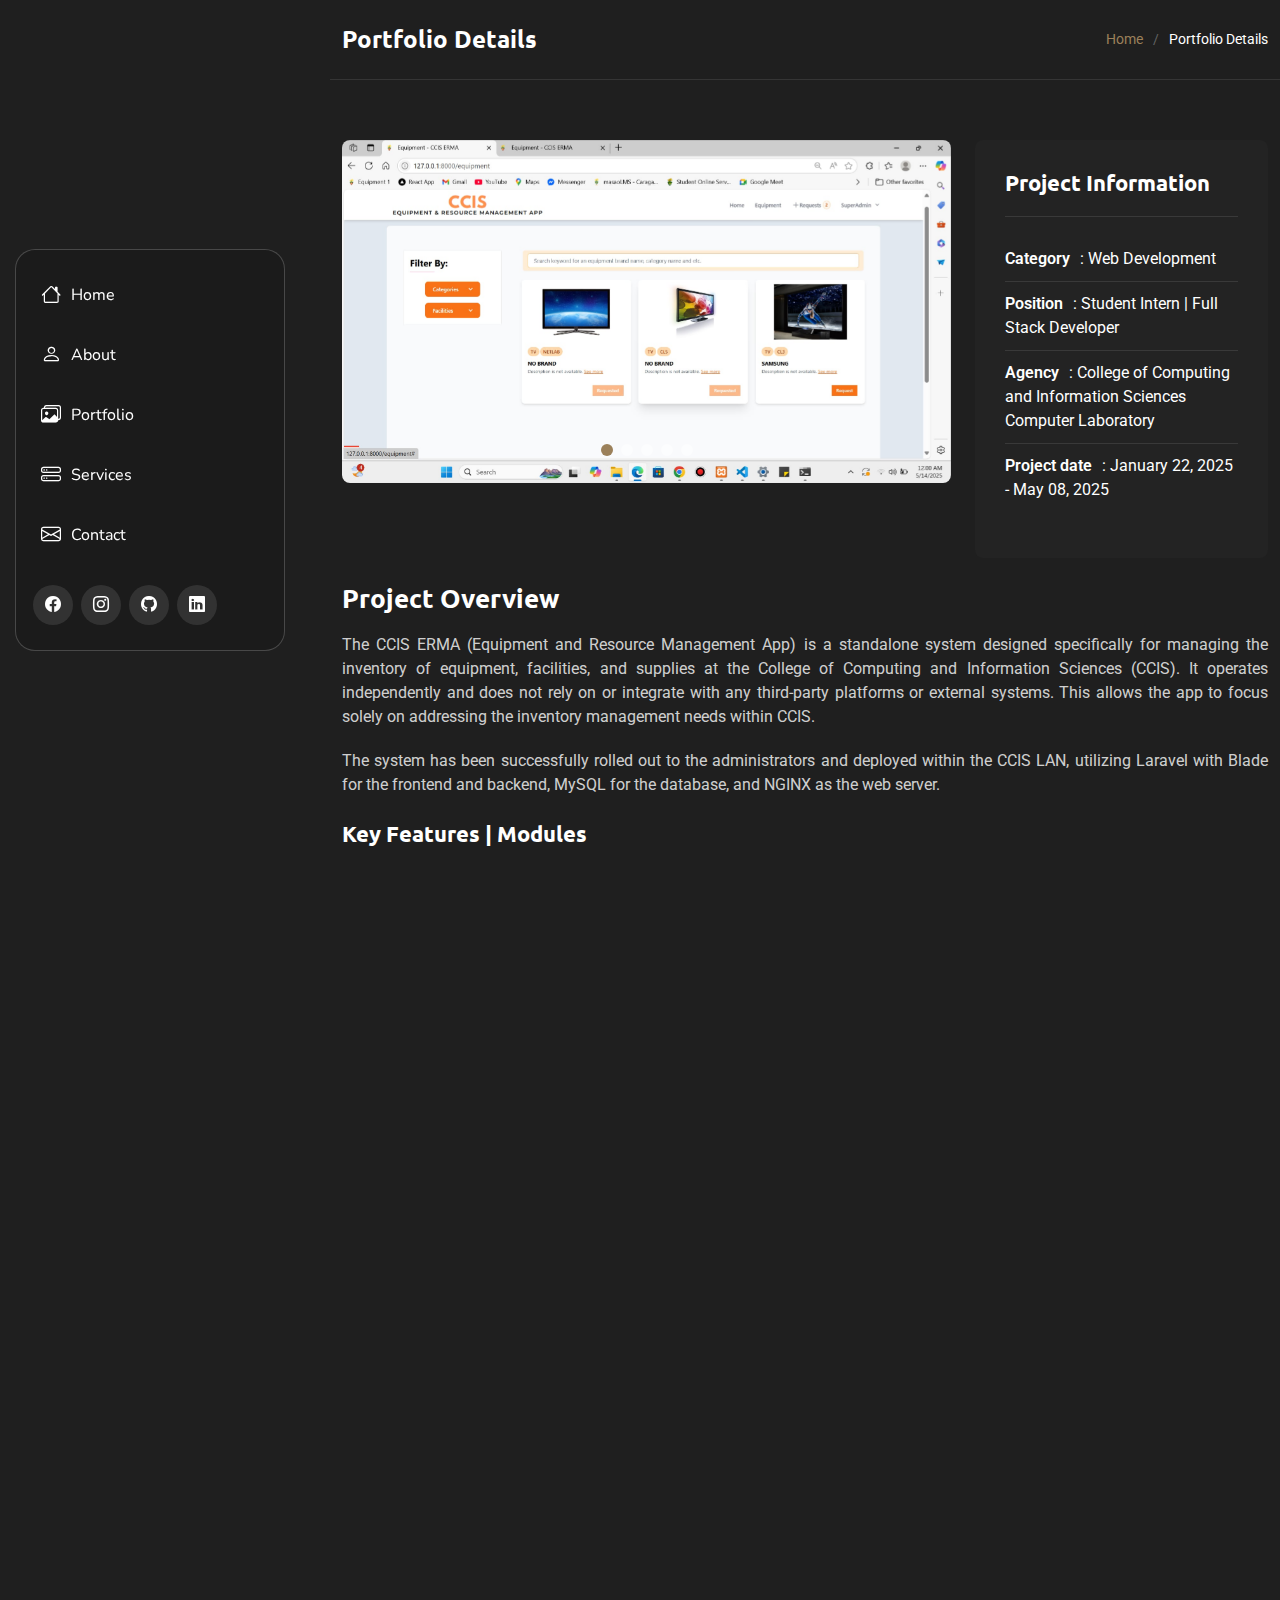
<file: cccis-erma-portfolio-details.html>
<!DOCTYPE html>
<html lang="en">
  <head>
    <meta charset="utf-8" />
    <meta content="width=device-width, initial-scale=1.0" name="viewport" />
    <title>Portfolio Details - Claire Nakila</title>
    <meta name="description" content="" />
    <meta name="keywords" content="" />

    <!-- Favicons -->
    <link href="assets/img/removed_background_2x2.png" rel="icon" />
    <link href="assets/img/apple-touch-icon.png" rel="apple-touch-icon" />

    <!-- Fonts -->
    <link href="https://fonts.googleapis.com" rel="preconnect" />
    <link href="https://fonts.gstatic.com" rel="preconnect" crossorigin />
    <link
      href="https://fonts.googleapis.com/css2?family=Roboto:ital,wght@0,100;0,300;0,400;0,500;0,700;0,900;1,100;1,300;1,400;1,500;1,700;1,900&family=Ubuntu:ital,wght@0,300;0,400;0,500;0,700;1,300;1,400;1,500;1,700&family=Nunito:ital,wght@0,200;0,300;0,400;0,500;0,600;0,700;0,800;0,900;1,200;1,300;1,400;1,500;1,600;1,700;1,800;1,900&display=swap"
      rel="stylesheet"
    />

    <!-- Vendor CSS Files -->
    <link
      href="assets/vendor/bootstrap/css/bootstrap.min.css"
      rel="stylesheet"
    />
    <link
      href="assets/vendor/bootstrap-icons/bootstrap-icons.css"
      rel="stylesheet"
    />
    <link href="assets/vendor/aos/aos.css" rel="stylesheet" />
    <link
      href="assets/vendor/glightbox/css/glightbox.min.css"
      rel="stylesheet"
    />
    <link href="assets/vendor/swiper/swiper-bundle.min.css" rel="stylesheet" />

    <!-- Main CSS File -->
    <link href="assets/css/main.css" rel="stylesheet" />
  </head>

  <body class="portfolio-details-page">
    <header
      id="header"
      class="header dark-background d-flex flex-column justify-content-center"
    >
      <i class="header-toggle d-xl-none bi bi-list"></i>

      <div class="header-container d-flex flex-column align-items-start">
        <nav id="navmenu" class="navmenu">
          <ul>
            <li>
              <a href="#hero"><i class="bi bi-house navicon"></i>Home</a>
            </li>
            <li>
              <a href="#about"><i class="bi bi-person navicon"></i> About</a>
            </li>

            <li>
              <a href="#portfolio"
                ><i class="bi bi-images navicon"></i> Portfolio</a
              >
            </li>
            <li>
              <a href="#services"
                ><i class="bi bi-hdd-stack navicon"></i> Services</a
              >
            </li>

            <li>
              <a href="#contact"
                ><i class="bi bi-envelope navicon"></i> Contact</a
              >
            </li>
          </ul>
        </nav>

        <div class="social-links text-center">
          <a
            href="https://www.facebook.com/claire.nakila.2024/"
            class="facebook"
            ><i class="bi bi-facebook"></i
          ></a>
          <a href="https://www.instagram.com/watashiclang28/" class="instagram"
            ><i class="bi bi-instagram"></i
          ></a>
          <a href="https://github.com/clairenakila" class="github"
            ><i class="bi bi-github"></i
          ></a>
          <a
            href="https://www.linkedin.com/in/claire-nakila-b9766436b/"
            class="linkedin"
            ><i class="bi bi-linkedin"></i
          ></a>
        </div>
      </div>
    </header>

    <main class="main">
      <!-- Page Title -->
      <div class="page-title dark-background">
        <div
          class="container d-lg-flex justify-content-between align-items-center"
        >
          <h1 class="mb-2 mb-lg-0">Portfolio Details</h1>
          <nav class="breadcrumbs">
            <ol>
              <li><a href="index.html">Home</a></li>
              <li class="current">Portfolio Details</li>
            </ol>
          </nav>
        </div>
      </div>
      <!-- End Page Title -->

      <!-- Portfolio Details Section -->
      <section id="portfolio-details" class="portfolio-details section">
        <div class="container" data-aos="fade-up" data-aos-delay="100">
          <div class="row gy-4">
            <div class="col-lg-8">
              <div class="portfolio-details-slider swiper init-swiper">
                <script type="application/json" class="swiper-config">
                  {
                    "loop": true,
                    "speed": 600,
                    "autoplay": {
                      "delay": 5000
                    },
                    "slidesPerView": "auto",
                    "pagination": {
                      "el": ".swiper-pagination",
                      "type": "bullets",
                      "clickable": true
                    }
                  }
                </script>

                <div class="swiper-wrapper align-items-center">
                  <div class="swiper-slide">
                    <img
                      src="assets/img/portfolio/web_erma2.jpg"
                      alt="Portfolio Image"
                      class="img-fluid"
                      loading="lazy"
                    />
                  </div>

                  <div class="swiper-slide">
                    <img
                      src="assets/img/portfolio/web_erma3.jpg"
                      alt="Portfolio Image"
                      class="img-fluid"
                      loading="lazy"
                    />
                  </div>

                  <div class="swiper-slide">
                    <img
                      src="assets/img/portfolio/web_erma4.jpg"
                      alt="Portfolio Image"
                      class="img-fluid"
                      loading="lazy"
                    />
                  </div>

                  <div class="swiper-slide">
                    <img
                      src="assets/img/portfolio/web_erma5.jpg"
                      alt="Portfolio Image"
                      class="img-fluid"
                      loading="lazy"
                    />
                  </div>

                  <div class="swiper-slide">
                    <img
                      src="assets/img/portfolio/web_erma6.jpg"
                      alt="Portfolio Image"
                      class="img-fluid"
                      loading="lazy"
                    />
                  </div>
                </div>
                <div class="swiper-pagination"></div>
              </div>
            </div>

            <div class="col-lg-4">
              <div
                class="portfolio-info"
                data-aos="fade-left"
                data-aos-delay="200"
              >
                <h3>Project Information</h3>
                <ul>
                  <li><strong>Category</strong>: Web Development</li>
                  <li>
                    <strong>Position</strong>: Student Intern | Full Stack
                    Developer
                  </li>
                  <li>
                    <strong>Agency</strong>: College of Computing and
                    Information Sciences Computer Laboratory
                  </li>
                  <li>
                    <strong>Project date</strong>: January 22, 2025 - May 08,
                    2025
                  </li>
                  <!-- <li>
                    <strong>Project URL</strong>:
                    <a href="#" target="_blank">www.example.com</a>
                  </li> -->
                </ul>
              </div>
            </div>

            <div class="col-lg-12">
              <div
                class="portfolio-description"
                data-aos="fade-up"
                data-aos-delay="300"
              >
                <h2>Project Overview</h2>
                <p style="text-align: justify">
                  The CCIS ERMA (Equipment and Resource Management App) is a
                  standalone system designed specifically for managing the
                  inventory of equipment, facilities, and supplies at the
                  College of Computing and Information Sciences (CCIS). It
                  operates independently and does not rely on or integrate with
                  any third-party platforms or external systems. This allows the
                  app to focus solely on addressing the inventory management
                  needs within CCIS.
                </p>
                <p style="text-align: justify">
                  The system has been successfully rolled out to the
                  administrators and deployed within the CCIS LAN, utilizing
                  Laravel with Blade for the frontend and backend, MySQL for the
                  database, and NGINX as the web server.
                </p>

                <div class="features mt-4">
                  <h3>Key Features | Modules</h3>
                  <div class="row gy-3">
                    <div class="col-md-6">
                      <div
                        class="feature-item"
                        data-aos="fade-up"
                        data-aos-delay="400"
                      >
                        <i class="bi bi-phone-flip"></i>
                        <h4>Responsive Design</h4>
                        <p style="text-align: justify">
                          CCIS ERMA is fully responsive layout across devices,
                          accessible and user-friendly on desktops, tablets, and
                          smartphones
                        </p>
                      </div>
                    </div>

                    <div class="col-md-6">
                      <div
                        class="feature-item"
                        data-aos="fade-up"
                        data-aos-delay="500"
                      >
                        <i class="bi bi-person-check"></i>
                        <h4>User Management</h4>
                        <p style="text-align: justify">
                          It features user management, allowing registration,
                          login, profile management, and role-based access
                          control (RBAC) for Super Admin, Admin, Staff, and
                          Faculty users.
                        </p>
                      </div>
                    </div>

                    <div class="col-md-6">
                      <div
                        class="feature-item"
                        data-aos="fade-up"
                        data-aos-delay="500"
                      >
                        <i class="bi bi-tools"></i>
                        <h4>Resource Management</h4>
                        <p style="text-align: justify">
                          The system includes dedicated modules for managing
                          equipment, facilities, supplies, and materials, each
                          supporting Excel-based importation, exportation,
                          creation, updating, and deletion of records. The
                          requests and borrowed items management feature enables
                          users to submit and update item requests, track return
                          statuses, and export data as needed.
                        </p>
                      </div>
                    </div>

                    <div class="col-md-6">
                      <div
                        class="feature-item"
                        data-aos="fade-up"
                        data-aos-delay="500"
                      >
                        <i class="bi bi-bar-chart-line-fill"></i>
                        <h4>Basic Dashboard Analytics</h4>
                        <p style="text-align: justify">
                          A basic analytics dashboard presents key metrics
                          through counts, graphs, and tables, offering a quick
                          overview of system data—such as total equipment, daily
                          borrowed items, and equipment counts categorized by
                          status and person liable, with support for date-based
                          filtering.
                        </p>
                      </div>
                    </div>

                    <div class="col-md-6">
                      <div
                        class="feature-item"
                        data-aos="fade-up"
                        data-aos-delay="600"
                      >
                        <i class="bi bi-bell-fill"></i>
                        <h4>Stock Notifications</h4>
                        <p>
                          The system provides notifications for out-of-stock or
                          critical stock items to keep the CCIS procurement
                          officers aware of inventory shortages and potential
                          supply issues.
                        </p>
                      </div>
                    </div>
                  </div>
                </div>
              </div>
            </div>
          </div>
        </div>
      </section>
      <!-- /Portfolio Details Section -->
    </main>

    <footer id="footer" class="footer position-relative">
      <div class="container">
        <div class="copyright text-center"></div>
      </div>
    </footer>

    <!-- Scroll Top -->
    <a
      href="#"
      id="scroll-top"
      class="scroll-top d-flex align-items-center justify-content-center"
      ><i class="bi bi-arrow-up-short"></i
    ></a>

    <!-- Preloader -->
    <div id="preloader"></div>

    <!-- Vendor JS Files -->
    <script src="assets/vendor/bootstrap/js/bootstrap.bundle.min.js"></script>
    <script src="assets/vendor/php-email-form/validate.js"></script>
    <script src="assets/vendor/aos/aos.js"></script>
    <script src="assets/vendor/typed.js/typed.umd.js"></script>
    <script src="assets/vendor/purecounter/purecounter_vanilla.js"></script>
    <script src="assets/vendor/waypoints/noframework.waypoints.js"></script>
    <script src="assets/vendor/isotope-layout/isotope.pkgd.min.js"></script>
    <script src="assets/vendor/imagesloaded/imagesloaded.pkgd.min.js"></script>
    <script src="assets/vendor/glightbox/js/glightbox.min.js"></script>
    <script src="assets/vendor/swiper/swiper-bundle.min.js"></script>

    <!-- Main JS File -->
    <script src="assets/js/main.js"></script>
  </body>
</html>
</file>
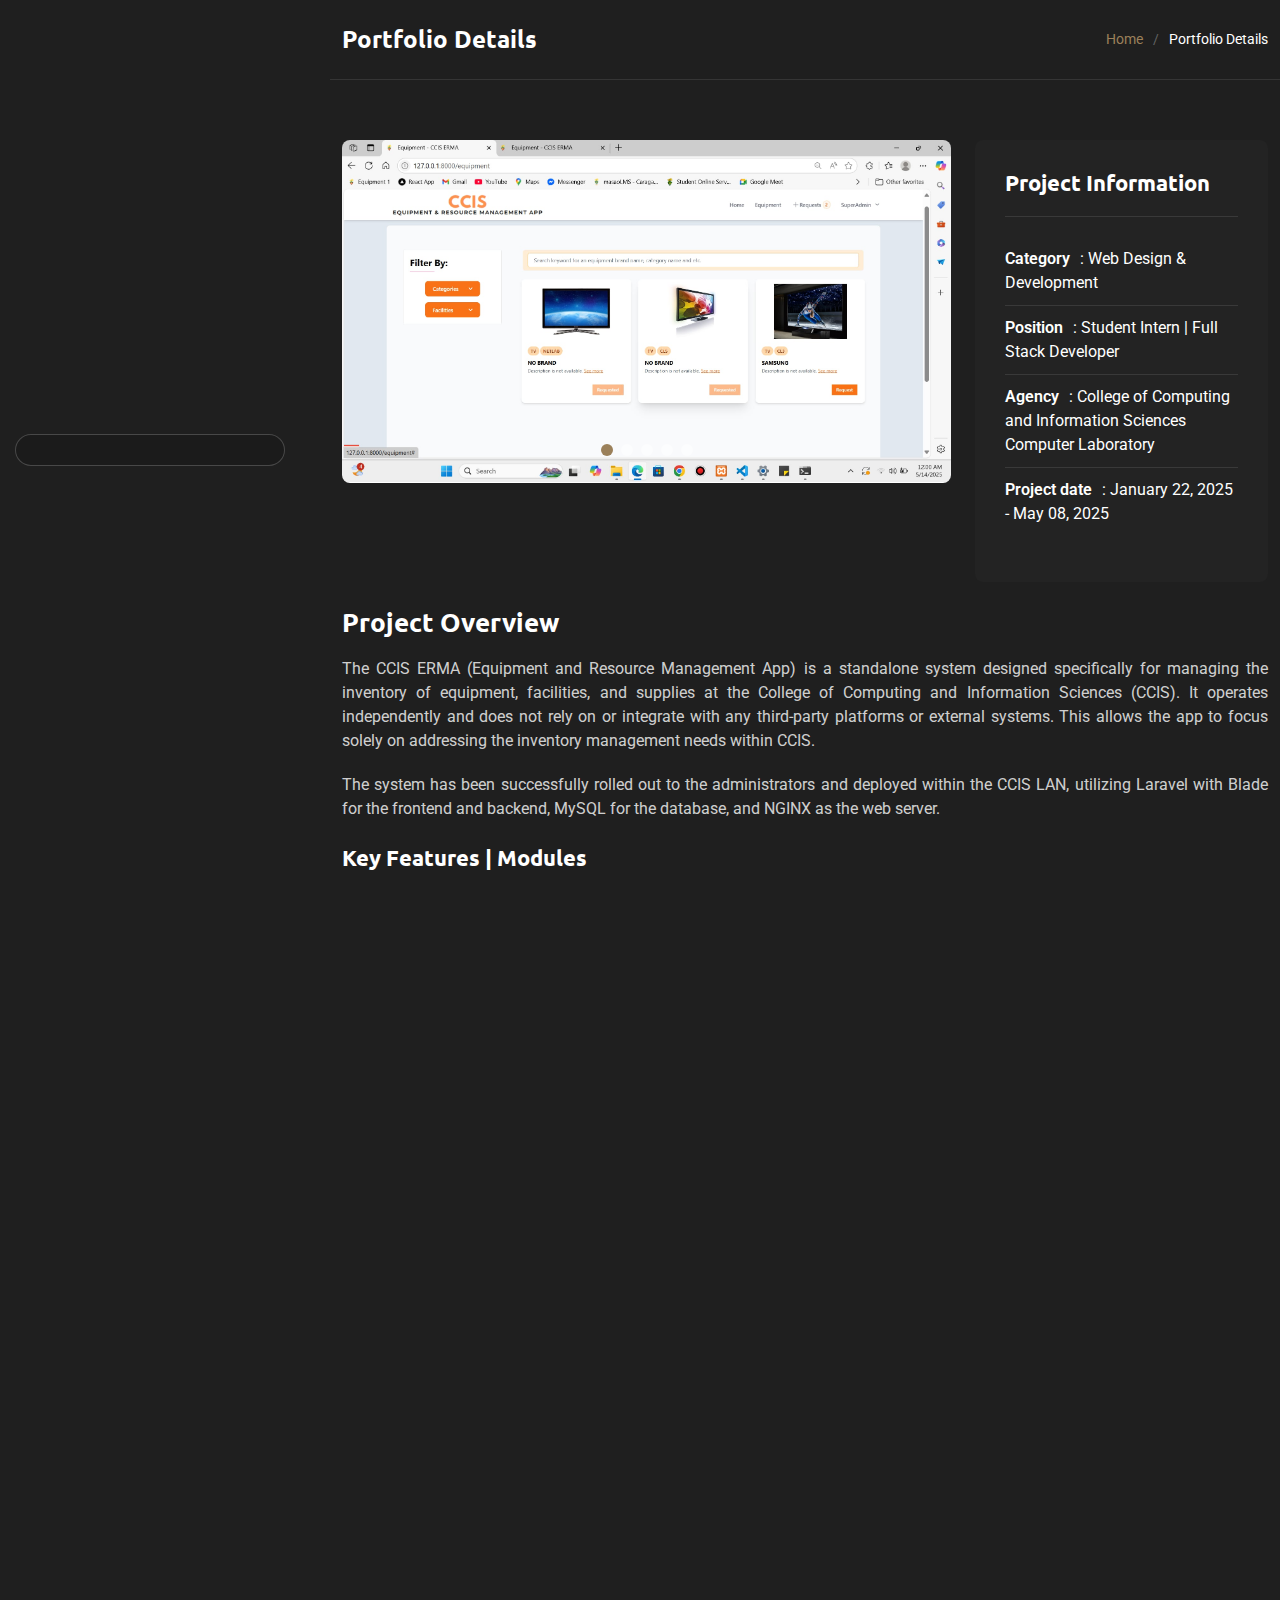
<file: ccis-erma-portfolio-details.html>
<!DOCTYPE html>
<html lang="en">
  <head>
    <meta charset="utf-8" />
    <meta content="width=device-width, initial-scale=1.0" name="viewport" />
    <title>Portfolio Details - Claire Nakila</title>
    <meta name="description" content="" />
    <meta name="keywords" content="" />

    <!-- Favicons -->
    <link href="assets/img/removed_background_2x2.png" rel="icon" />
    <link href="assets/img/apple-touch-icon.png" rel="apple-touch-icon" />

    <!-- Fonts -->
    <link href="https://fonts.googleapis.com" rel="preconnect" />
    <link href="https://fonts.gstatic.com" rel="preconnect" crossorigin />
    <link
      href="https://fonts.googleapis.com/css2?family=Roboto:ital,wght@0,100;0,300;0,400;0,500;0,700;0,900;1,100;1,300;1,400;1,500;1,700;1,900&family=Ubuntu:ital,wght@0,300;0,400;0,500;0,700;1,300;1,400;1,500;1,700&family=Nunito:ital,wght@0,200;0,300;0,400;0,500;0,600;0,700;0,800;0,900;1,200;1,300;1,400;1,500;1,600;1,700;1,800;1,900&display=swap"
      rel="stylesheet"
    />

    <!-- Vendor CSS Files -->
    <link
      href="assets/vendor/bootstrap/css/bootstrap.min.css"
      rel="stylesheet"
    />
    <link
      href="assets/vendor/bootstrap-icons/bootstrap-icons.css"
      rel="stylesheet"
    />
    <link href="assets/vendor/aos/aos.css" rel="stylesheet" />
    <link
      href="assets/vendor/glightbox/css/glightbox.min.css"
      rel="stylesheet"
    />
    <link href="assets/vendor/swiper/swiper-bundle.min.css" rel="stylesheet" />

    <!-- Main CSS File -->
    <link href="assets/css/main.css" rel="stylesheet" />
  </head>

  <body class="portfolio-details-page">
    <header
      id="header"
      class="header dark-background d-flex flex-column justify-content-center"
    >
      <i class="header-toggle d-xl-none bi bi-list"></i>

      <div class="header-container d-flex flex-column align-items-start">
        <!-- <nav id="navmenu" class="navmenu">
          <ul>
            <li>
              <a href="index.html"><i class="bi bi-house navicon"></i>Home</a>
            </li>
            <li>
              <a href="#about"><i class="bi bi-person navicon"></i> About</a>
            </li>

            <li>
              <a href="#portfolio"
                ><i class="bi bi-images navicon"></i> Portfolio</a
              >
            </li> -->
        <!-- <li>
              <a href="#services"
                ><i class="bi bi-hdd-stack navicon"></i> Services</a
              >
            </li> -->

        <!-- <li>
              <a href="#contact"
                ><i class="bi bi-envelope navicon"></i> Contact</a
              >
            </li> -->
        <!-- </ul>
        </nav> -->

        <!-- <div class="social-links text-center">
          <a
            href="https://www.facebook.com/claire.nakila.2024/"
            class="facebook"
            ><i class="bi bi-facebook"></i
          ></a>
          <a href="https://www.instagram.com/watashiclang28/" class="instagram"
            ><i class="bi bi-instagram"></i
          ></a>
          <a href="https://github.com/clairenakila" class="github"
            ><i class="bi bi-github"></i
          ></a>
          <a
            href="https://www.linkedin.com/in/claire-nakila-b9766436b/"
            class="linkedin"
            ><i class="bi bi-linkedin"></i
          ></a>
        </div>
      </div> -->
    </header>

    <main class="main">
      <!-- Page Title -->
      <div class="page-title dark-background">
        <div
          class="container d-lg-flex justify-content-between align-items-center"
        >
          <h1 class="mb-2 mb-lg-0">Portfolio Details</h1>
          <nav class="breadcrumbs">
            <ol>
              <li><a href="index.html">Home</a></li>
              <li class="current">Portfolio Details</li>
            </ol>
          </nav>
        </div>
      </div>
      <!-- End Page Title -->

      <!-- Portfolio Details Section -->
      <section id="portfolio-details" class="portfolio-details section">
        <div class="container" data-aos="fade-up" data-aos-delay="100">
          <div class="row gy-4">
            <div class="col-lg-8">
              <div class="portfolio-details-slider swiper init-swiper">
                <script type="application/json" class="swiper-config">
                  {
                    "loop": true,
                    "speed": 600,
                    "autoplay": {
                      "delay": 5000
                    },
                    "slidesPerView": "auto",
                    "pagination": {
                      "el": ".swiper-pagination",
                      "type": "bullets",
                      "clickable": true
                    }
                  }
                </script>

                <div
                  class="swiper-wrapper align-items-center"
                  style="height: 400px"
                >
                  <div
                    class="swiper-slide d-flex justify-content-center align-items-center overflow-hidden bg-white"
                    style="height: 100%"
                  >
                    <img
                      src="assets/img/portfolio/web_erma2.jpg"
                      alt="Portfolio Image"
                      class="img-fluid"
                      style="
                        max-width: 100%;
                        max-height: 100%;
                        object-fit: contain;
                        background-color: white;
                      "
                      loading="lazy"
                    />
                  </div>

                  <div
                    class="swiper-slide d-flex justify-content-center align-items-center overflow-hidden bg-white"
                    style="height: 100%"
                  >
                    <img
                      src="assets/img/portfolio/web_erma3.jpg"
                      alt="Portfolio Image"
                      class="img-fluid"
                      style="
                        max-width: 100%;
                        max-height: 100%;
                        object-fit: contain;
                        background-color: white;
                      "
                      loading="lazy"
                    />
                  </div>

                  <div
                    class="swiper-slide d-flex justify-content-center align-items-center overflow-hidden bg-white"
                    style="height: 100%"
                  >
                    <img
                      src="assets/img/portfolio/web_erma4.jpg"
                      alt="Portfolio Image"
                      class="img-fluid"
                      style="
                        max-width: 100%;
                        max-height: 100%;
                        object-fit: contain;
                        background-color: white;
                      "
                      loading="lazy"
                    />
                  </div>

                  <div
                    class="swiper-slide d-flex justify-content-center align-items-center overflow-hidden bg-white"
                    style="height: 100%"
                  >
                    <img
                      src="assets/img/portfolio/web_erma5.jpg"
                      alt="Portfolio Image"
                      class="img-fluid"
                      style="
                        max-width: 100%;
                        max-height: 100%;
                        object-fit: contain;
                        background-color: white;
                      "
                      loading="lazy"
                    />
                  </div>

                  <div
                    class="swiper-slide d-flex justify-content-center align-items-center overflow-hidden bg-white"
                    style="height: 100%"
                  >
                    <img
                      src="assets/img/portfolio/web_erma6.jpg"
                      alt="Portfolio Image"
                      class="img-fluid"
                      style="
                        max-width: 100%;
                        max-height: 100%;
                        object-fit: contain;
                        background-color: white;
                      "
                      loading="lazy"
                    />
                  </div>
                </div>
                <div class="swiper-pagination"></div>
              </div>
            </div>

            <div class="col-lg-4">
              <div
                class="portfolio-info"
                data-aos="fade-left"
                data-aos-delay="200"
              >
                <h3>Project Information</h3>
                <ul>
                  <li><strong>Category</strong>: Web Design & Development</li>
                  <li>
                    <strong>Position</strong>: Student Intern | Full Stack
                    Developer
                  </li>
                  <li>
                    <strong>Agency</strong>: College of Computing and
                    Information Sciences Computer Laboratory
                  </li>
                  <li>
                    <strong>Project date</strong>: January 22, 2025 - May 08,
                    2025
                  </li>
                  <!-- <li>
                    <strong>Project URL</strong>:
                    <a href="#" target="_blank">www.example.com</a>
                  </li> -->
                </ul>
              </div>
            </div>

            <div class="col-lg-12">
              <div
                class="portfolio-description"
                data-aos="fade-up"
                data-aos-delay="300"
              >
                <h2>Project Overview</h2>
                <p style="text-align: justify">
                  The CCIS ERMA (Equipment and Resource Management App) is a
                  standalone system designed specifically for managing the
                  inventory of equipment, facilities, and supplies at the
                  College of Computing and Information Sciences (CCIS). It
                  operates independently and does not rely on or integrate with
                  any third-party platforms or external systems. This allows the
                  app to focus solely on addressing the inventory management
                  needs within CCIS.
                </p>
                <p style="text-align: justify">
                  The system has been successfully rolled out to the
                  administrators and deployed within the CCIS LAN, utilizing
                  Laravel with Blade for the frontend and backend, MySQL for the
                  database, and NGINX as the web server.
                </p>

                <div class="features mt-4">
                  <h3>Key Features | Modules</h3>
                  <div class="row gy-3">
                    <div class="col-md-6">
                      <div
                        class="feature-item"
                        data-aos="fade-up"
                        data-aos-delay="400"
                      >
                        <i class="bi bi-phone-flip"></i>
                        <h4>Responsive Design</h4>
                        <p style="text-align: justify">
                          CCIS ERMA is fully responsive layout across devices,
                          accessible and user-friendly on desktops, tablets, and
                          smartphones
                        </p>
                      </div>
                    </div>

                    <div class="col-md-6">
                      <div
                        class="feature-item"
                        data-aos="fade-up"
                        data-aos-delay="500"
                      >
                        <i class="bi bi-person-check"></i>
                        <h4>User Management</h4>
                        <p style="text-align: justify">
                          It features user management, allowing registration,
                          login, profile management, and role-based access
                          control (RBAC) for Super Admin, Admin, Staff, and
                          Faculty users.
                        </p>
                      </div>
                    </div>

                    <div class="col-md-6">
                      <div
                        class="feature-item"
                        data-aos="fade-up"
                        data-aos-delay="500"
                      >
                        <i class="bi bi-tools"></i>
                        <h4>Resource Management</h4>
                        <p style="text-align: justify">
                          The system includes dedicated modules for managing
                          equipment, facilities, supplies, and materials, each
                          supporting Excel-based importation, exportation,
                          creation, updating, and deletion of records. The
                          requests and borrowed items management feature enables
                          users to submit and update item requests, track return
                          statuses, and export data as needed.
                        </p>
                      </div>
                    </div>

                    <div class="col-md-6">
                      <div
                        class="feature-item"
                        data-aos="fade-up"
                        data-aos-delay="500"
                      >
                        <i class="bi bi-bar-chart-line-fill"></i>
                        <h4>Basic Dashboard Analytics</h4>
                        <p style="text-align: justify">
                          A basic analytics dashboard presents key metrics
                          through counts, graphs, and tables, offering a quick
                          overview of system data—such as total equipment, daily
                          borrowed items, and equipment counts categorized by
                          status and person liable, with support for date-based
                          filtering.
                        </p>
                      </div>
                    </div>

                    <div class="col-md-6">
                      <div
                        class="feature-item"
                        data-aos="fade-up"
                        data-aos-delay="600"
                      >
                        <i class="bi bi-bell-fill"></i>
                        <h4>Stock Notifications</h4>
                        <p>
                          The system provides notifications for out-of-stock or
                          critical stock items to keep the CCIS procurement
                          officers aware of inventory shortages and potential
                          supply issues.
                        </p>
                      </div>
                    </div>
                  </div>
                </div>
              </div>
            </div>
          </div>
        </div>
      </section>
      <!-- /Portfolio Details Section -->
    </main>

    <footer id="footer" class="footer position-relative">
      <div class="container">
        <div class="copyright text-center"></div>
      </div>
    </footer>

    <!-- Scroll Top -->
    <a
      href="#"
      id="scroll-top"
      class="scroll-top d-flex align-items-center justify-content-center"
      ><i class="bi bi-arrow-up-short"></i
    ></a>

    <!-- Preloader -->
    <div id="preloader"></div>

    <!-- Vendor JS Files -->
    <script src="assets/vendor/bootstrap/js/bootstrap.bundle.min.js"></script>
    <script src="assets/vendor/php-email-form/validate.js"></script>
    <script src="assets/vendor/aos/aos.js"></script>
    <script src="assets/vendor/typed.js/typed.umd.js"></script>
    <script src="assets/vendor/purecounter/purecounter_vanilla.js"></script>
    <script src="assets/vendor/waypoints/noframework.waypoints.js"></script>
    <script src="assets/vendor/isotope-layout/isotope.pkgd.min.js"></script>
    <script src="assets/vendor/imagesloaded/imagesloaded.pkgd.min.js"></script>
    <script src="assets/vendor/glightbox/js/glightbox.min.js"></script>
    <script src="assets/vendor/swiper/swiper-bundle.min.js"></script>

    <!-- Main JS File -->
    <script src="assets/js/main.js"></script>
  </body>
</html>
</file>
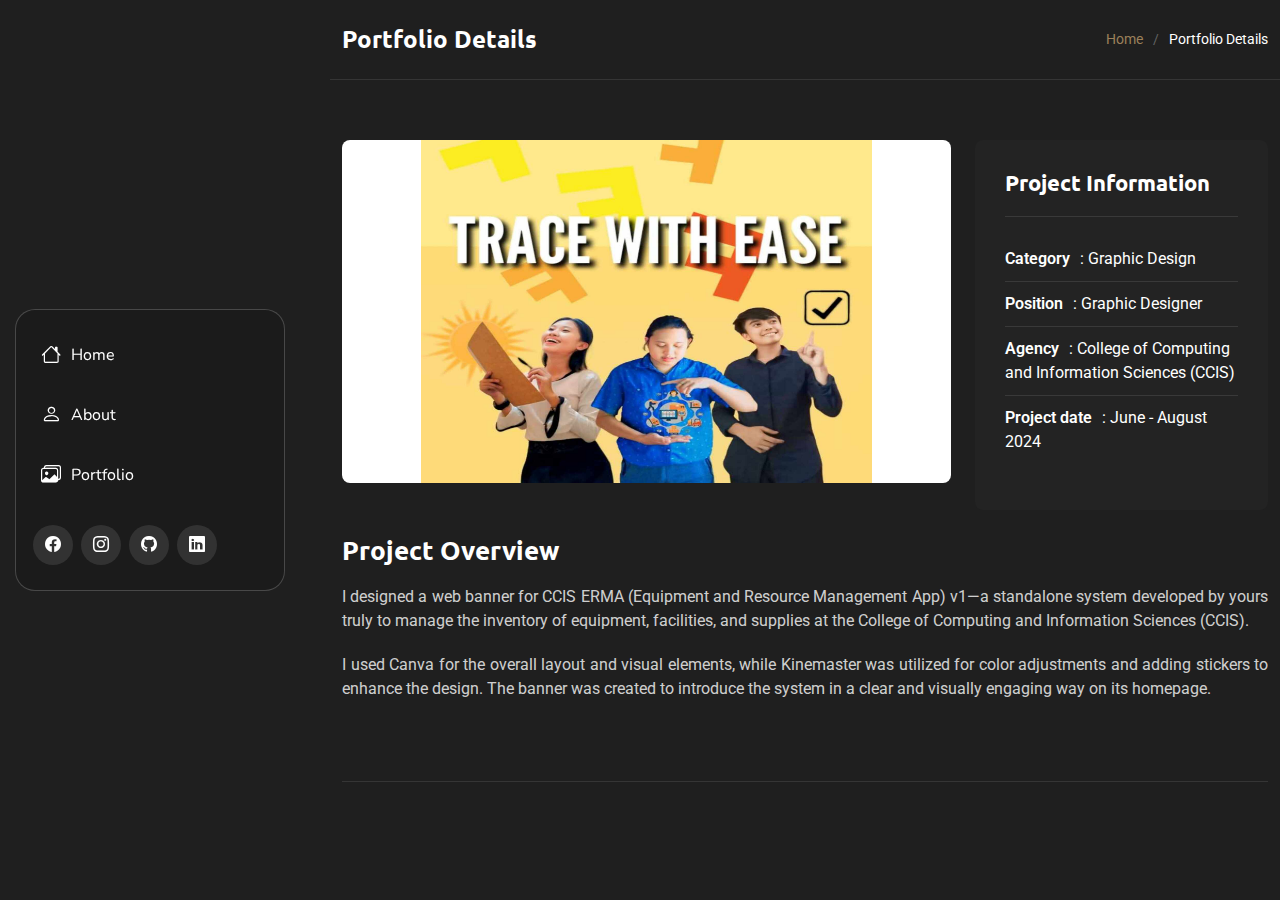
<file: ccis-ermav1-web-banner-portfolio-details.html>
<!DOCTYPE html>
<html lang="en">
  <head>
    <meta charset="utf-8" />
    <meta content="width=device-width, initial-scale=1.0" name="viewport" />
    <title>Portfolio Details - Claire Nakila</title>
    <meta name="description" content="" />
    <meta name="keywords" content="" />

    <!-- Favicons -->
    <link href="assets/img/removed_background_2x2.png" rel="icon" />
    <link href="assets/img/apple-touch-icon.png" rel="apple-touch-icon" />

    <!-- Fonts -->
    <link href="https://fonts.googleapis.com" rel="preconnect" />
    <link href="https://fonts.gstatic.com" rel="preconnect" crossorigin />
    <link
      href="https://fonts.googleapis.com/css2?family=Roboto:ital,wght@0,100;0,300;0,400;0,500;0,700;0,900;1,100;1,300;1,400;1,500;1,700;1,900&family=Ubuntu:ital,wght@0,300;0,400;0,500;0,700;1,300;1,400;1,500;1,700&family=Nunito:ital,wght@0,200;0,300;0,400;0,500;0,600;0,700;0,800;0,900;1,200;1,300;1,400;1,500;1,600;1,700;1,800;1,900&display=swap"
      rel="stylesheet"
    />

    <!-- Vendor CSS Files -->
    <link
      href="assets/vendor/bootstrap/css/bootstrap.min.css"
      rel="stylesheet"
    />
    <link
      href="assets/vendor/bootstrap-icons/bootstrap-icons.css"
      rel="stylesheet"
    />
    <link href="assets/vendor/aos/aos.css" rel="stylesheet" />
    <link
      href="assets/vendor/glightbox/css/glightbox.min.css"
      rel="stylesheet"
    />
    <link href="assets/vendor/swiper/swiper-bundle.min.css" rel="stylesheet" />

    <!-- Main CSS File -->
    <link href="assets/css/main.css" rel="stylesheet" />
  </head>

  <body class="portfolio-details-page">
    <header
      id="header"
      class="header dark-background d-flex flex-column justify-content-center"
    >
      <i class="header-toggle d-xl-none bi bi-list"></i>

      <div class="header-container d-flex flex-column align-items-start">
        <nav id="navmenu" class="navmenu">
          <ul>
            <li>
              <a href="#hero"><i class="bi bi-house navicon"></i>Home</a>
            </li>
            <li>
              <a href="#about"><i class="bi bi-person navicon"></i> About</a>
            </li>

            <li>
              <a href="#portfolio"
                ><i class="bi bi-images navicon"></i> Portfolio</a
              >
            </li>
            <!-- <li>
              <a href="#services"
                ><i class="bi bi-hdd-stack navicon"></i> Services</a
              >
            </li> -->

            <!-- <li>
              <a href="#contact"
                ><i class="bi bi-envelope navicon"></i> Contact</a
              >
            </li> -->
          </ul>
        </nav>

        <div class="social-links text-center">
          <a
            href="https://www.facebook.com/claire.nakila.2024/"
            class="facebook"
            ><i class="bi bi-facebook"></i
          ></a>
          <a href="https://www.instagram.com/watashiclang28/" class="instagram"
            ><i class="bi bi-instagram"></i
          ></a>
          <a href="https://github.com/clairenakila" class="github"
            ><i class="bi bi-github"></i
          ></a>
          <a
            href="https://www.linkedin.com/in/claire-nakila-b9766436b/"
            class="linkedin"
            ><i class="bi bi-linkedin"></i
          ></a>
        </div>
      </div>
    </header>

    <main class="main">
      <!-- Page Title -->
      <div class="page-title dark-background">
        <div
          class="container d-lg-flex justify-content-between align-items-center"
        >
          <h1 class="mb-2 mb-lg-0">Portfolio Details</h1>
          <nav class="breadcrumbs">
            <ol>
              <li><a href="index.html">Home</a></li>
              <li class="current">Portfolio Details</li>
            </ol>
          </nav>
        </div>
      </div>
      <!-- End Page Title -->

      <!-- Portfolio Details Section -->
      <section id="portfolio-details" class="portfolio-details section">
        <div class="container" data-aos="fade-up" data-aos-delay="100">
          <div class="row gy-4">
            <div class="col-lg-8">
              <div class="portfolio-details-slider swiper init-swiper">
                <script type="application/json" class="swiper-config">
                  {
                    "loop": true,
                    "speed": 600,
                    "autoplay": {
                      "delay": 5000
                    },
                    "slidesPerView": "auto",
                    "pagination": {
                      "el": ".swiper-pagination",
                      "type": "bullets",
                      "clickable": true
                    }
                  }
                </script>

                <div class="swiper-wrapper align-items-center" style="height: 400px;">
                    <div class="swiper-slide d-flex justify-content-center align-items-center overflow-hidden bg-white" style="height: 100%;">
                      <img
                        src="assets/img/portfolio/graphic_ccis1.png"
                        alt="Portfolio Image"
                        class="img-fluid"
                        style="max-width: 100%; max-height: 100%; object-fit: contain; background-color: white;"
                        loading="lazy"
                      />
                    </div>
                  </div>
                  <div class="swiper-pagination"></div>
              </div>
            </div>

            <div class="col-lg-4">
              <div
                class="portfolio-info"
                data-aos="fade-left"
                data-aos-delay="200"
              >
                <h3>Project Information</h3>
                <ul>
                  <li><strong>Category</strong>: Graphic Design</li>
                  <li>
                    <strong>Position</strong>: Graphic Designer
                  </li>
                  <li>
                    <strong>Agency</strong>: College of Computing and Information Sciences (CCIS)
                  </li>
                  <li>
                    <strong>Project date</strong>: June - August 2024
                  </li>
                  <!-- <li>
                    <strong>Project URL</strong>:
                    <a href="#" target="_blank">www.example.com</a>
                  </li> -->
                </ul>
              </div>
            </div>

            <div class="col-lg-12">
              <div
                class="portfolio-description"
                data-aos="fade-up"
                data-aos-delay="300"
              >
                <h2>Project Overview</h2>
                <p style="text-align: justify">
                    I designed a web banner for CCIS ERMA (Equipment and Resource Management App) v1—a standalone system developed by yours truly to manage the inventory of equipment, facilities, and supplies at the College of Computing and Information Sciences (CCIS). 
                <p style="text-align: justify">
                    I used Canva for the overall layout and visual elements, while Kinemaster was utilized for color adjustments and adding stickers to enhance the design. The banner was created to introduce the system in a clear and visually engaging way on its homepage. 
                  </div>
                </div>
              </div>
            </div>
          </div>
        </div>
      </section>
      <!-- /Portfolio Details Section -->
    </main>

    <footer id="footer" class="footer position-relative">
      <div class="container">
        <div class="copyright text-center"></div>
      </div>
    </footer>

    <!-- Scroll Top -->
    <a
      href="#"
      id="scroll-top"
      class="scroll-top d-flex align-items-center justify-content-center"
      ><i class="bi bi-arrow-up-short"></i
    ></a>

    <!-- Preloader -->
    <div id="preloader"></div>

    <!-- Vendor JS Files -->
    <script src="assets/vendor/bootstrap/js/bootstrap.bundle.min.js"></script>
    <script src="assets/vendor/php-email-form/validate.js"></script>
    <script src="assets/vendor/aos/aos.js"></script>
    <script src="assets/vendor/typed.js/typed.umd.js"></script>
    <script src="assets/vendor/purecounter/purecounter_vanilla.js"></script>
    <script src="assets/vendor/waypoints/noframework.waypoints.js"></script>
    <script src="assets/vendor/isotope-layout/isotope.pkgd.min.js"></script>
    <script src="assets/vendor/imagesloaded/imagesloaded.pkgd.min.js"></script>
    <script src="assets/vendor/glightbox/js/glightbox.min.js"></script>
    <script src="assets/vendor/swiper/swiper-bundle.min.js"></script>

    <!-- Main JS File -->
    <script src="assets/js/main.js"></script>
  </body>
</html>
</file>
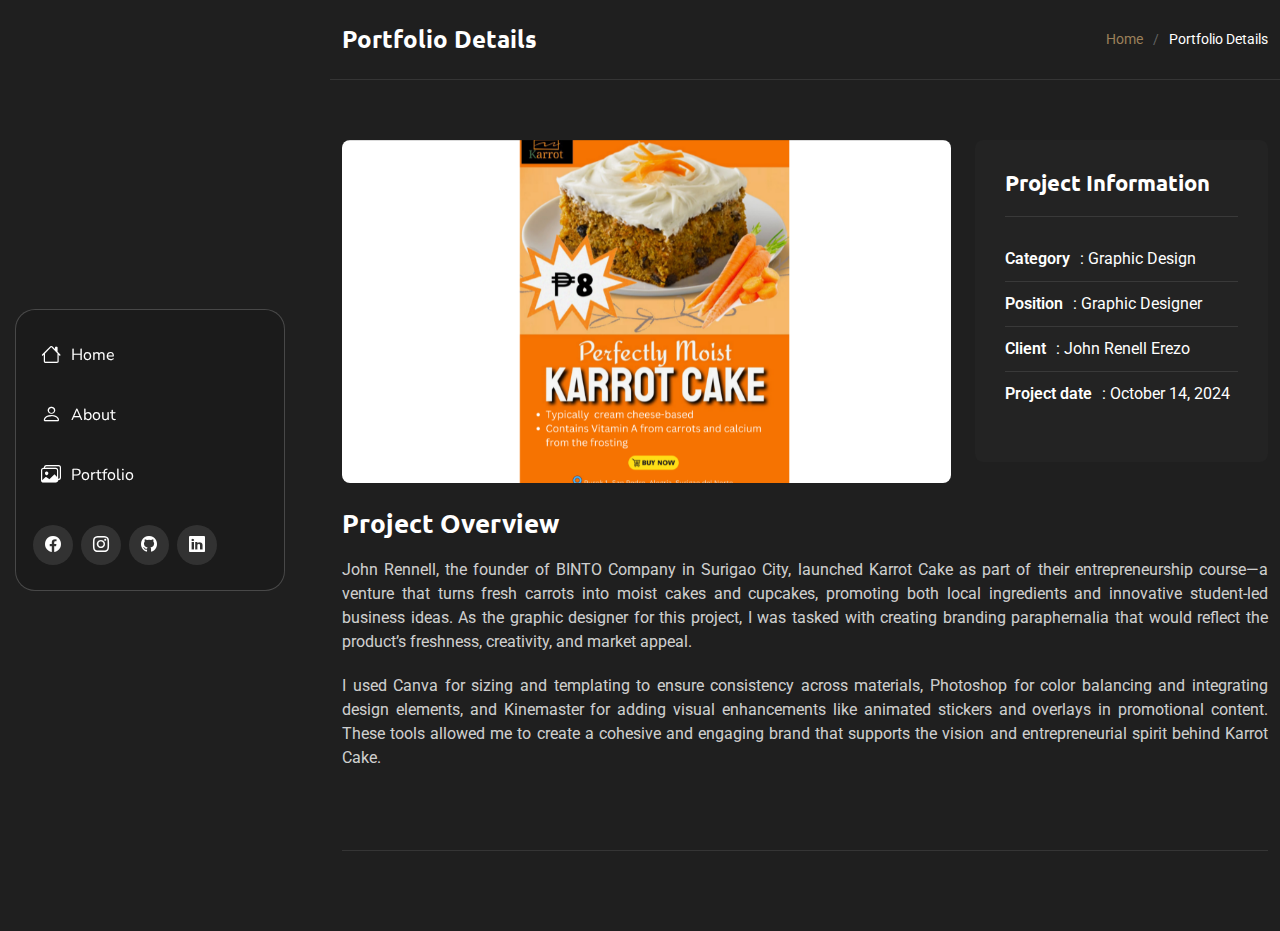
<file: paraphernalia-portfolio-details.html>
<!DOCTYPE html>
<html lang="en">
  <head>
    <meta charset="utf-8" />
    <meta content="width=device-width, initial-scale=1.0" name="viewport" />
    <title>Portfolio Details - Claire Nakila</title>
    <meta name="description" content="" />
    <meta name="keywords" content="" />

    <!-- Favicons -->
    <link href="assets/img/removed_background_2x2.png" rel="icon" />
    <link href="assets/img/apple-touch-icon.png" rel="apple-touch-icon" />

    <!-- Fonts -->
    <link href="https://fonts.googleapis.com" rel="preconnect" />
    <link href="https://fonts.gstatic.com" rel="preconnect" crossorigin />
    <link
      href="https://fonts.googleapis.com/css2?family=Roboto:ital,wght@0,100;0,300;0,400;0,500;0,700;0,900;1,100;1,300;1,400;1,500;1,700;1,900&family=Ubuntu:ital,wght@0,300;0,400;0,500;0,700;1,300;1,400;1,500;1,700&family=Nunito:ital,wght@0,200;0,300;0,400;0,500;0,600;0,700;0,800;0,900;1,200;1,300;1,400;1,500;1,600;1,700;1,800;1,900&display=swap"
      rel="stylesheet"
    />

    <!-- Vendor CSS Files -->
    <link
      href="assets/vendor/bootstrap/css/bootstrap.min.css"
      rel="stylesheet"
    />
    <link
      href="assets/vendor/bootstrap-icons/bootstrap-icons.css"
      rel="stylesheet"
    />
    <link href="assets/vendor/aos/aos.css" rel="stylesheet" />
    <link
      href="assets/vendor/glightbox/css/glightbox.min.css"
      rel="stylesheet"
    />
    <link href="assets/vendor/swiper/swiper-bundle.min.css" rel="stylesheet" />

    <!-- Main CSS File -->
    <link href="assets/css/main.css" rel="stylesheet" />
  </head>

  <body class="portfolio-details-page">
    <header
      id="header"
      class="header dark-background d-flex flex-column justify-content-center"
    >
      <i class="header-toggle d-xl-none bi bi-list"></i>

      <div class="header-container d-flex flex-column align-items-start">
        <nav id="navmenu" class="navmenu">
          <ul>
            <li>
              <a href="#hero"><i class="bi bi-house navicon"></i>Home</a>
            </li>
            <li>
              <a href="#about"><i class="bi bi-person navicon"></i> About</a>
            </li>

            <li>
              <a href="#portfolio"
                ><i class="bi bi-images navicon"></i> Portfolio</a
              >
            </li>
            <!-- <li>
              <a href="#services"
                ><i class="bi bi-hdd-stack navicon"></i> Services</a
              >
            </li> -->

            <!-- <li>
              <a href="#contact"
                ><i class="bi bi-envelope navicon"></i> Contact</a
              >
            </li> -->
          </ul>
        </nav>

        <div class="social-links text-center">
          <a
            href="https://www.facebook.com/claire.nakila.2024/"
            class="facebook"
            ><i class="bi bi-facebook"></i
          ></a>
          <a href="https://www.instagram.com/watashiclang28/" class="instagram"
            ><i class="bi bi-instagram"></i
          ></a>
          <a href="https://github.com/clairenakila" class="github"
            ><i class="bi bi-github"></i
          ></a>
          <a
            href="https://www.linkedin.com/in/claire-nakila-b9766436b/"
            class="linkedin"
            ><i class="bi bi-linkedin"></i
          ></a>
        </div>
      </div>
    </header>

    <main class="main">
      <!-- Page Title -->
      <div class="page-title dark-background">
        <div
          class="container d-lg-flex justify-content-between align-items-center"
        >
          <h1 class="mb-2 mb-lg-0">Portfolio Details</h1>
          <nav class="breadcrumbs">
            <ol>
              <li><a href="index.html">Home</a></li>
              <li class="current">Portfolio Details</li>
            </ol>
          </nav>
        </div>
      </div>
      <!-- End Page Title -->

      <!-- Portfolio Details Section -->
      <section id="portfolio-details" class="portfolio-details section">
        <div class="container" data-aos="fade-up" data-aos-delay="100">
          <div class="row gy-4">
            <div class="col-lg-8">
              <div class="portfolio-details-slider swiper init-swiper">
                <script type="application/json" class="swiper-config">
                  {
                    "loop": true,
                    "speed": 600,
                    "autoplay": {
                      "delay": 5000
                    },
                    "slidesPerView": "auto",
                    "pagination": {
                      "el": ".swiper-pagination",
                      "type": "bullets",
                      "clickable": true
                    }
                  }
                </script>

                <div class="swiper-wrapper align-items-center">
                  <div class="swiper-slide">
                    <img
                      src="assets/img/portfolio/graphic_paraphernalia1.png"
                      alt="Portfolio Image"
                      class="img-fluid"
                      loading="lazy"
                    />
                    
                  </div>

                
                </div>
                <div class="swiper-pagination"></div>
              </div>
            </div>

            <div class="col-lg-4">
              <div
                class="portfolio-info"
                data-aos="fade-left"
                data-aos-delay="200"
              >
                <h3>Project Information</h3>
                <ul>
                  <li><strong>Category</strong>: Graphic Design</li>
                  <li>
                    <strong>Position</strong>: Graphic Designer
                  </li>
                  <li>
                    <strong>Client</strong>: John Renell Erezo
                  </li>
                  <li>
                    <strong>Project date</strong>: October 14, 2024
                  </li>
                  <!-- <li>
                    <strong>Project URL</strong>:
                    <a href="#" target="_blank">.com</a>
                  </li> -->
                </ul>
              </div>
            </div>

            <div class="col-lg-12">
              <div
                class="portfolio-description"
                data-aos="fade-up"
                data-aos-delay="300"
              >
                <h2>Project Overview</h2>
                <p style="text-align: justify">
                    John Rennell, the founder of BINTO Company in Surigao City, launched Karrot Cake as part of their entrepreneurship course—a venture that turns fresh carrots into moist cakes and cupcakes, promoting both local ingredients and innovative student-led business ideas. As the graphic designer for this project, I was tasked with creating branding paraphernalia that would reflect the product’s freshness, creativity, and market appeal.
                <p style="text-align: justify">
                    I used Canva for sizing and templating to ensure consistency across materials, Photoshop for color balancing and integrating design elements, and Kinemaster for adding visual enhancements like animated stickers and overlays in promotional content. These tools allowed me to create a cohesive and engaging brand that supports the vision and entrepreneurial spirit behind Karrot Cake.                </p>

                  </div>
                </div>
              </div>
            </div>
          </div>
        </div>
      </section>
      <!-- /Portfolio Details Section -->
    </main>

    <footer id="footer" class="footer position-relative">
      <div class="container">
        <div class="copyright text-center"></div>
      </div>
    </footer>

    <!-- Scroll Top -->
    <a
      href="#"
      id="scroll-top"
      class="scroll-top d-flex align-items-center justify-content-center"
      ><i class="bi bi-arrow-up-short"></i
    ></a>

    <!-- Preloader -->
    <div id="preloader"></div>

    <!-- Vendor JS Files -->
    <script src="assets/vendor/bootstrap/js/bootstrap.bundle.min.js"></script>
    <script src="assets/vendor/php-email-form/validate.js"></script>
    <script src="assets/vendor/aos/aos.js"></script>
    <script src="assets/vendor/typed.js/typed.umd.js"></script>
    <script src="assets/vendor/purecounter/purecounter_vanilla.js"></script>
    <script src="assets/vendor/waypoints/noframework.waypoints.js"></script>
    <script src="assets/vendor/isotope-layout/isotope.pkgd.min.js"></script>
    <script src="assets/vendor/imagesloaded/imagesloaded.pkgd.min.js"></script>
    <script src="assets/vendor/glightbox/js/glightbox.min.js"></script>
    <script src="assets/vendor/swiper/swiper-bundle.min.js"></script>

    <!-- Main JS File -->
    <script src="assets/js/main.js"></script>
  </body>
</html>
</file>
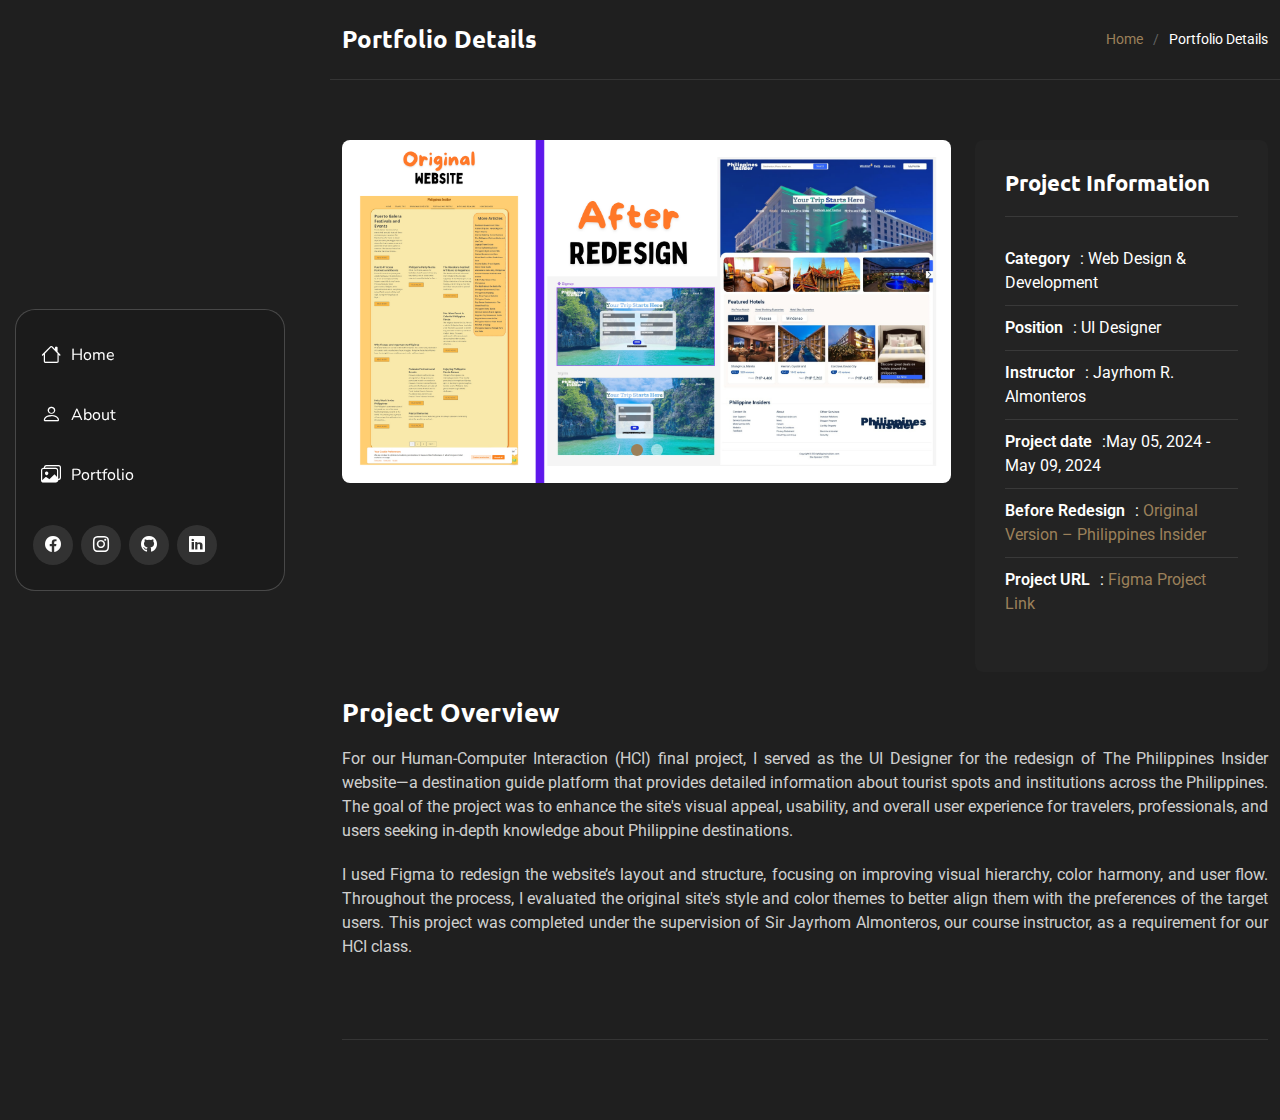
<file: ph-insider-system-redesign-portfolio-details.html>
<!DOCTYPE html>
<html lang="en">
  <head>
    <meta charset="utf-8" />
    <meta content="width=device-width, initial-scale=1.0" name="viewport" />
    <title>Portfolio Details - Claire Nakila</title>
    <meta name="description" content="" />
    <meta name="keywords" content="" />

    <!-- Favicons -->
    <link href="assets/img/removed_background_2x2.png" rel="icon" />
    <link href="assets/img/apple-touch-icon.png" rel="apple-touch-icon" />

    <!-- Fonts -->
    <link href="https://fonts.googleapis.com" rel="preconnect" />
    <link href="https://fonts.gstatic.com" rel="preconnect" crossorigin />
    <link
      href="https://fonts.googleapis.com/css2?family=Roboto:ital,wght@0,100;0,300;0,400;0,500;0,700;0,900;1,100;1,300;1,400;1,500;1,700;1,900&family=Ubuntu:ital,wght@0,300;0,400;0,500;0,700;1,300;1,400;1,500;1,700&family=Nunito:ital,wght@0,200;0,300;0,400;0,500;0,600;0,700;0,800;0,900;1,200;1,300;1,400;1,500;1,600;1,700;1,800;1,900&display=swap"
      rel="stylesheet"
    />

    <!-- Vendor CSS Files -->
    <link
      href="assets/vendor/bootstrap/css/bootstrap.min.css"
      rel="stylesheet"
    />
    <link
      href="assets/vendor/bootstrap-icons/bootstrap-icons.css"
      rel="stylesheet"
    />
    <link href="assets/vendor/aos/aos.css" rel="stylesheet" />
    <link
      href="assets/vendor/glightbox/css/glightbox.min.css"
      rel="stylesheet"
    />
    <link href="assets/vendor/swiper/swiper-bundle.min.css" rel="stylesheet" />

    <!-- Main CSS File -->
    <link href="assets/css/main.css" rel="stylesheet" />
  </head>

  <body class="portfolio-details-page">
    <header
      id="header"
      class="header dark-background d-flex flex-column justify-content-center"
    >
      <i class="header-toggle d-xl-none bi bi-list"></i>

      <div class="header-container d-flex flex-column align-items-start">
        <nav id="navmenu" class="navmenu">
          <ul>
            <li>
              <a href="index.html#hero"><i class="bi bi-house navicon"></i>Home</a>
            </li>
            <li>
              <a href="index.html#about"><i class="bi bi-person navicon"></i> About</a>
            </li>

            <li>
              <a href="index.html#portfolio"
                ><i class="bi bi-images navicon"></i> Portfolio</a
              >
            </li>
            <!-- <li>
              <a href="#services"
                ><i class="bi bi-hdd-stack navicon"></i> Services</a
              >
            </li> -->

            <!-- <li>
              <a href="#contact"
                ><i class="bi bi-envelope navicon"></i> Contact</a
              >
            </li> -->
          </ul>
        </nav>

        <div class="social-links text-center">
          <a
            href="https://www.facebook.com/claire.nakila.2024/"
            class="facebook"
            ><i class="bi bi-facebook"></i
          ></a>
          <a href="https://www.instagram.com/watashiclang28/" class="instagram"
            ><i class="bi bi-instagram"></i
          ></a>
          <a href="https://github.com/clairenakila" class="github"
            ><i class="bi bi-github"></i
          ></a>
          <a
            href="https://www.linkedin.com/in/claire-nakila-b9766436b/"
            class="linkedin"
            ><i class="bi bi-linkedin"></i
          ></a>
        </div>
      </div>
    </header>

    <main class="main">
      <!-- Page Title -->
      <div class="page-title dark-background">
        <div
          class="container d-lg-flex justify-content-between align-items-center"
        >
          <h1 class="mb-2 mb-lg-0">Portfolio Details</h1>
          <nav class="breadcrumbs">
            <ol>
              <li><a href="index.html">Home</a></li>
              <li class="current">Portfolio Details</li>
            </ol>
          </nav>
        </div>
      </div>
      <!-- End Page Title -->

      <!-- Portfolio Details Section -->
      <section id="portfolio-details" class="portfolio-details section">
        <div class="container" data-aos="fade-up" data-aos-delay="100">
          <div class="row gy-4">
            <div class="col-lg-8">
              <div class="portfolio-details-slider swiper init-swiper">
                <script type="application/json" class="swiper-config">
                  {
                    "loop": true,
                    "speed": 600,
                    "autoplay": {
                      "delay": 5000
                    },
                    "slidesPerView": "auto",
                    "pagination": {
                      "el": ".swiper-pagination",
                      "type": "bullets",
                      "clickable": true
                    }
                  }
                </script>

                <div class="swiper-wrapper align-items-center" style="height: 400px;">
                    <div class="swiper-slide d-flex justify-content-center align-items-center overflow-hidden bg-white" style="height: 100%;">
                      <img
                        src="assets/img/portfolio/web_insider1.png"
                        alt="Portfolio Image"
                        class="img-fluid"
                        style="max-width: 100%; max-height: 100%; object-fit: contain; background-color: white;"
                        loading="lazy"
                      />
                    </div>
                    <div class="swiper-slide d-flex justify-content-center align-items-center overflow-hidden bg-white" style="height: 100%;">
                        <img
                          src="assets/img/portfolio/web_insider2.png"
                          alt="Portfolio Image"
                          class="img-fluid"
                          style="max-width: 100%; max-height: 100%; object-fit: contain; background-color: white;"
                          loading="lazy"
                        />
                      </div>
                  </div>
                  <div class="swiper-pagination"></div>
              </div>
            </div>

            <div class="col-lg-4">
              <div
                class="portfolio-info"
                data-aos="fade-left"
                data-aos-delay="200"
              >
                <h3>Project Information</h3>
                <ul>
                  <li><strong>Category</strong>: Web Design & Development</li>
                  <li>
                    <strong>Position</strong>: UI Designer
                  </li>
                  <li>
                    <strong>Instructor</strong>: Jayrhom R. Almonteros
                  </li>
                  <li>
                    <strong>Project date</strong>:May 05, 2024 - May 09, 2024
                  </li>
                  <li>
                    <strong>Before Redesign</strong>:
                    <a href="https://www.philippinesinsider.com/" target="_blank"> Original Version – Philippines Insider</a>
                  </li>
                  <li>
                    <strong>Project URL</strong>:
                    <a href="https://www.figma.com/proto/mJumcA9UzhhozWIXutWYBf/Redesigned-Philippine-Insider-Website?node-id=1-2&starting-point-node-id=1%3A2&t=NdrdpgW81ZyjGIZQ-1" target="_blank"> Figma Project Link</a>
                  </li>
                </ul>
              </div>
            </div>

            <div class="col-lg-12">
              <div
                class="portfolio-description"
                data-aos="fade-up"
                data-aos-delay="300"
              >
                <h2>Project Overview</h2>
                <p style="text-align: justify">
                    For our Human-Computer Interaction (HCI) final project, I served as the UI Designer for the redesign of The Philippines Insider website—a destination guide platform that provides detailed information about tourist spots and institutions across the Philippines. The goal of the project was to enhance the site's visual appeal, usability, and overall user experience for travelers, professionals, and users seeking in-depth knowledge about Philippine destinations.
                <p style="text-align: justify">
                    I used Figma to redesign the website’s layout and structure, focusing on improving visual hierarchy, color harmony, and user flow. Throughout the process, I evaluated the original site's style and color themes to better align them with the preferences of the target users. This project was completed under the supervision of Sir Jayrhom Almonteros, our course instructor, as a requirement for our HCI class. 
                </p>
                  </div>
                </div>
              </div>
            </div>
          </div>
        </div>
      </section>
      <!-- /Portfolio Details Section -->
    </main>

    <footer id="footer" class="footer position-relative">
      <div class="container">
        <div class="copyright text-center"></div>
      </div>
    </footer>

    <!-- Scroll Top -->
    <a
      href="#"
      id="scroll-top"
      class="scroll-top d-flex align-items-center justify-content-center"
      ><i class="bi bi-arrow-up-short"></i
    ></a>

    <!-- Preloader -->
    <div id="preloader"></div>

    <!-- Vendor JS Files -->
    <script src="assets/vendor/bootstrap/js/bootstrap.bundle.min.js"></script>
    <script src="assets/vendor/php-email-form/validate.js"></script>
    <script src="assets/vendor/aos/aos.js"></script>
    <script src="assets/vendor/typed.js/typed.umd.js"></script>
    <script src="assets/vendor/purecounter/purecounter_vanilla.js"></script>
    <script src="assets/vendor/waypoints/noframework.waypoints.js"></script>
    <script src="assets/vendor/isotope-layout/isotope.pkgd.min.js"></script>
    <script src="assets/vendor/imagesloaded/imagesloaded.pkgd.min.js"></script>
    <script src="assets/vendor/glightbox/js/glightbox.min.js"></script>
    <script src="assets/vendor/swiper/swiper-bundle.min.js"></script>

    <!-- Main JS File -->
    <script src="assets/js/main.js"></script>
  </body>
</html>
</file>
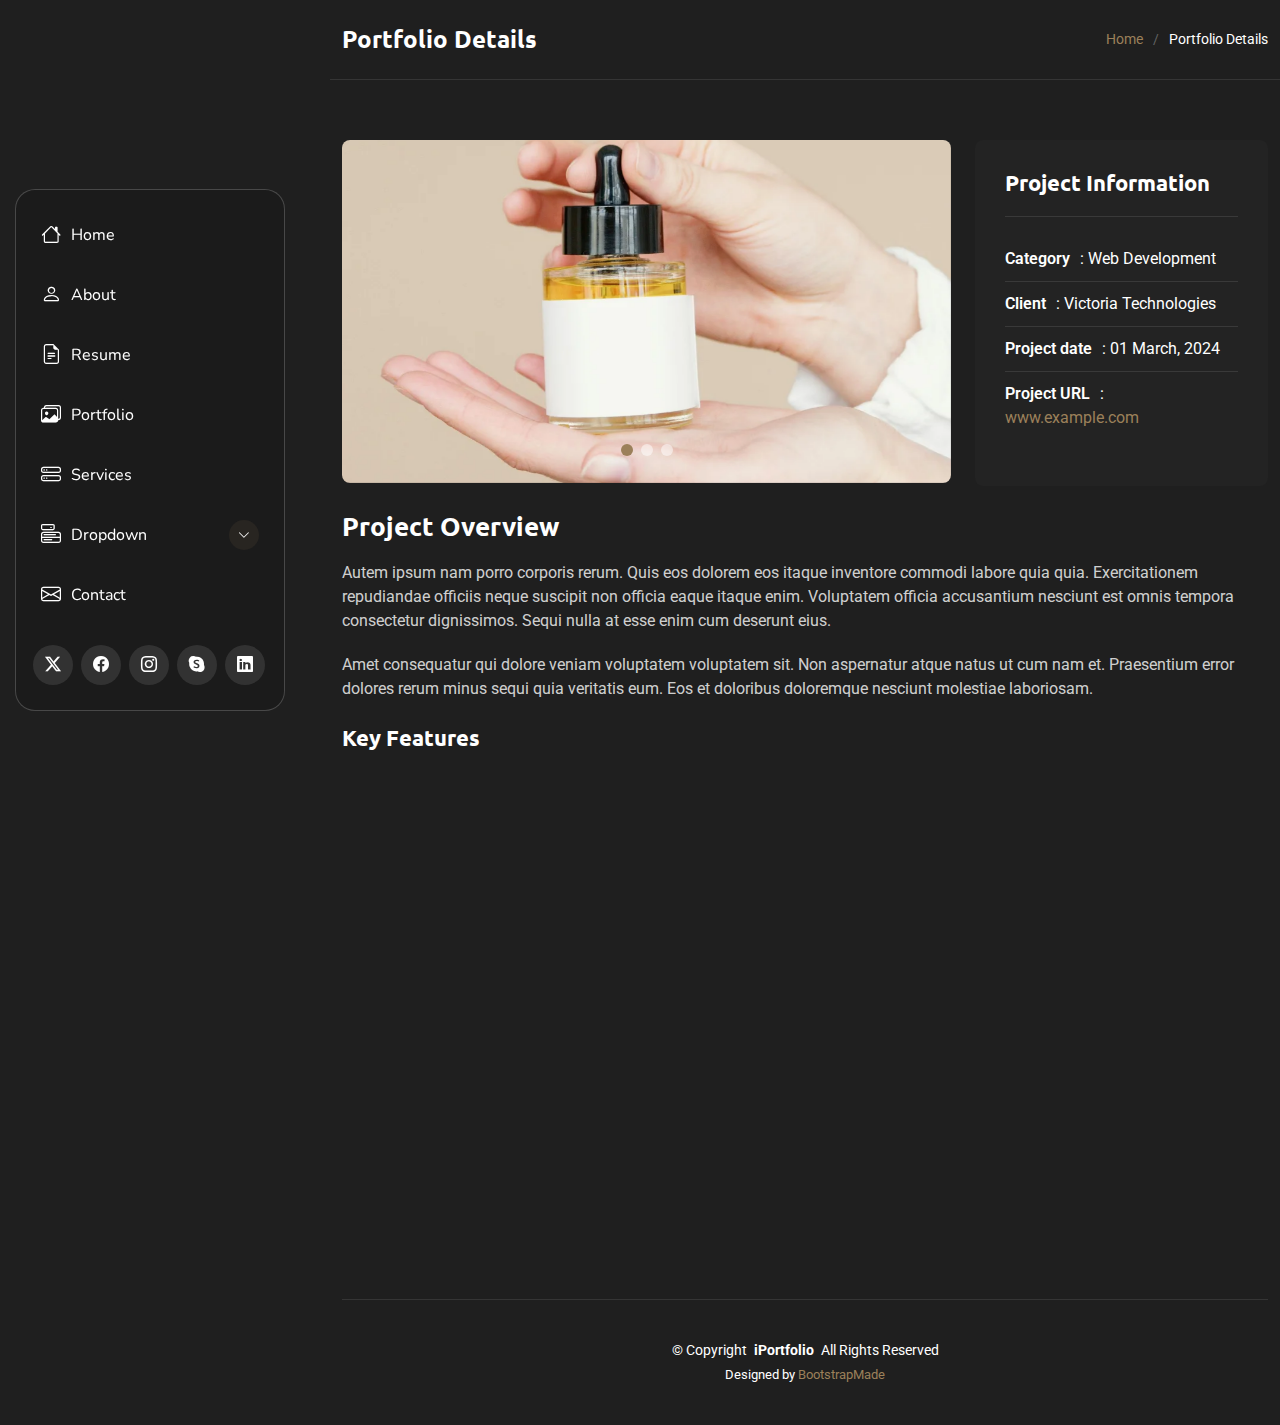
<file: portfolio-details.html>
<!DOCTYPE html>
<html lang="en">

<head>
  <meta charset="utf-8">
  <meta content="width=device-width, initial-scale=1.0" name="viewport">
  <title>Portfolio Details - SnapFolio Bootstrap Template</title>
  <meta name="description" content="">
  <meta name="keywords" content="">

  <!-- Favicons -->
  <link href="assets/img/favicon.png" rel="icon">
  <link href="assets/img/apple-touch-icon.png" rel="apple-touch-icon">

  <!-- Fonts -->
  <link href="https://fonts.googleapis.com" rel="preconnect">
  <link href="https://fonts.gstatic.com" rel="preconnect" crossorigin>
  <link href="https://fonts.googleapis.com/css2?family=Roboto:ital,wght@0,100;0,300;0,400;0,500;0,700;0,900;1,100;1,300;1,400;1,500;1,700;1,900&family=Ubuntu:ital,wght@0,300;0,400;0,500;0,700;1,300;1,400;1,500;1,700&family=Nunito:ital,wght@0,200;0,300;0,400;0,500;0,600;0,700;0,800;0,900;1,200;1,300;1,400;1,500;1,600;1,700;1,800;1,900&display=swap" rel="stylesheet">

  <!-- Vendor CSS Files -->
  <link href="assets/vendor/bootstrap/css/bootstrap.min.css" rel="stylesheet">
  <link href="assets/vendor/bootstrap-icons/bootstrap-icons.css" rel="stylesheet">
  <link href="assets/vendor/aos/aos.css" rel="stylesheet">
  <link href="assets/vendor/glightbox/css/glightbox.min.css" rel="stylesheet">
  <link href="assets/vendor/swiper/swiper-bundle.min.css" rel="stylesheet">

  <!-- Main CSS File -->
  <link href="assets/css/main.css" rel="stylesheet">

  <!-- =======================================================
  * Template Name: SnapFolio
  * Template URL: https://bootstrapmade.com/snapfolio-bootstrap-portfolio-template/
  * Updated: Jun 13 2025 with Bootstrap v5.3.6
  * Author: BootstrapMade.com
  * License: https://bootstrapmade.com/license/
  ======================================================== -->
</head>

<body class="portfolio-details-page">

  <header id="header" class="header dark-background d-flex flex-column justify-content-center">
    <i class="header-toggle d-xl-none bi bi-list"></i>

    <div class="header-container d-flex flex-column align-items-start">
      <nav id="navmenu" class="navmenu">
        <ul>
          <li><a href="#hero"><i class="bi bi-house navicon"></i>Home</a></li>
          <li><a href="#about"><i class="bi bi-person navicon"></i> About</a></li>
          <li><a href="#resume"><i class="bi bi-file-earmark-text navicon"></i> Resume</a></li>
          <li><a href="#portfolio"><i class="bi bi-images navicon"></i> Portfolio</a></li>
          <li><a href="#services"><i class="bi bi-hdd-stack navicon"></i> Services</a></li>
          <li class="dropdown"><a href="#"><i class="bi bi-menu-button navicon"></i> <span>Dropdown</span> <i class="bi bi-chevron-down toggle-dropdown"></i></a>
            <ul>
              <li><a href="#">Dropdown 1</a></li>
              <li class="dropdown"><a href="#"><span>Deep Dropdown</span> <i class="bi bi-chevron-down toggle-dropdown"></i></a>
                <ul>
                  <li><a href="#">Deep Dropdown 1</a></li>
                  <li><a href="#">Deep Dropdown 2</a></li>
                  <li><a href="#">Deep Dropdown 3</a></li>
                  <li><a href="#">Deep Dropdown 4</a></li>
                  <li><a href="#">Deep Dropdown 5</a></li>
                </ul>
              </li>
              <li><a href="#">Dropdown 2</a></li>
              <li><a href="#">Dropdown 3</a></li>
              <li><a href="#">Dropdown 4</a></li>
            </ul>
          </li>
          <li><a href="#contact"><i class="bi bi-envelope navicon"></i> Contact</a></li>
        </ul>
      </nav>

      <div class="social-links text-center">
        <a href="#" class="twitter"><i class="bi bi-twitter-x"></i></a>
        <a href="#" class="facebook"><i class="bi bi-facebook"></i></a>
        <a href="#" class="instagram"><i class="bi bi-instagram"></i></a>
        <a href="#" class="google-plus"><i class="bi bi-skype"></i></a>
        <a href="#" class="linkedin"><i class="bi bi-linkedin"></i></a>
      </div>

    </div>

  </header>

  <main class="main">

    <!-- Page Title -->
    <div class="page-title dark-background">
      <div class="container d-lg-flex justify-content-between align-items-center">
        <h1 class="mb-2 mb-lg-0">Portfolio Details</h1>
        <nav class="breadcrumbs">
          <ol>
            <li><a href="index.html">Home</a></li>
            <li class="current">Portfolio Details</li>
          </ol>
        </nav>
      </div>
    </div><!-- End Page Title -->

    <!-- Portfolio Details Section -->
    <section id="portfolio-details" class="portfolio-details section">

      <div class="container" data-aos="fade-up" data-aos-delay="100">

        <div class="row gy-4">

          <div class="col-lg-8">
            <div class="portfolio-details-slider swiper init-swiper">

              <script type="application/json" class="swiper-config">
                {
                  "loop": true,
                  "speed": 600,
                  "autoplay": {
                    "delay": 5000
                  },
                  "slidesPerView": "auto",
                  "pagination": {
                    "el": ".swiper-pagination",
                    "type": "bullets",
                    "clickable": true
                  }
                }
              </script>

              <div class="swiper-wrapper align-items-center">

                <div class="swiper-slide">
                  <img src="assets/img/portfolio/portfolio-1.webp" alt="Portfolio Image" class="img-fluid" loading="lazy">
                </div>

                <div class="swiper-slide">
                  <img src="assets/img/portfolio/portfolio-10.webp" alt="Portfolio Image" class="img-fluid" loading="lazy">
                </div>

                <div class="swiper-slide">
                  <img src="assets/img/portfolio/portfolio-7.webp" alt="Portfolio Image" class="img-fluid" loading="lazy">
                </div>

              </div>
              <div class="swiper-pagination"></div>
            </div>
          </div>

          <div class="col-lg-4">
            <div class="portfolio-info" data-aos="fade-left" data-aos-delay="200">
              <h3>Project Information</h3>
              <ul>
                <li><strong>Category</strong>: Web Development</li>
                <li><strong>Client</strong>: Victoria Technologies</li>
                <li><strong>Project date</strong>: 01 March, 2024</li>
                <li><strong>Project URL</strong>: <a href="#" target="_blank">www.example.com</a></li>
              </ul>
            </div>
          </div>

          <div class="col-lg-12">
            <div class="portfolio-description" data-aos="fade-up" data-aos-delay="300">
              <h2>Project Overview</h2>
              <p>
                Autem ipsum nam porro corporis rerum. Quis eos dolorem eos itaque inventore commodi labore quia quia. Exercitationem repudiandae officiis neque suscipit non officia eaque itaque enim. Voluptatem officia accusantium nesciunt est omnis tempora consectetur dignissimos. Sequi nulla at esse enim cum deserunt eius.
              </p>
              <p>
                Amet consequatur qui dolore veniam voluptatem voluptatem sit. Non aspernatur atque natus ut cum nam et. Praesentium error dolores rerum minus sequi quia veritatis eum. Eos et doloribus doloremque nesciunt molestiae laboriosam.
              </p>

              <div class="features mt-4">
                <h3>Key Features</h3>
                <div class="row gy-3">
                  <div class="col-md-6">
                    <div class="feature-item" data-aos="fade-up" data-aos-delay="400">
                      <i class="bi bi-check-circle-fill"></i>
                      <h4>Responsive Design</h4>
                      <p>Voluptatum deleniti atque corrupti quos dolores et quas molestias excepturi sint occaecati cupiditate non provident</p>
                    </div>
                  </div>

                  <div class="col-md-6">
                    <div class="feature-item" data-aos="fade-up" data-aos-delay="500">
                      <i class="bi bi-shield-check"></i>
                      <h4>Advanced Security</h4>
                      <p>Minim veniam, quis nostrud exercitation ullamco laboris nisi ut aliquip ex ea commodo consequat tarad limino ata</p>
                    </div>
                  </div>

                  <div class="col-md-6">
                    <div class="feature-item" data-aos="fade-up" data-aos-delay="600">
                      <i class="bi bi-graph-up"></i>
                      <h4>Performance Optimization</h4>
                      <p>Duis aute irure dolor in reprehenderit in voluptate velit esse cillum dolore eu fugiat nulla pariatur</p>
                    </div>
                  </div>

                  <div class="col-md-6">
                    <div class="feature-item" data-aos="fade-up" data-aos-delay="700">
                      <i class="bi bi-gear"></i>
                      <h4>Easy Integration</h4>
                      <p>Excepteur sint occaecat cupidatat non proident, sunt in culpa qui officia deserunt mollit anim id est laborum</p>
                    </div>
                  </div>
                </div>
              </div>
            </div>
          </div>

        </div>

      </div>

    </section><!-- /Portfolio Details Section -->

  </main>

  <footer id="footer" class="footer position-relative">

    <div class="container">
      <div class="copyright text-center ">
        <p>© <span>Copyright</span> <strong class="px-1 sitename">iPortfolio</strong> <span>All Rights Reserved</span></p>
      </div>
      <div class="credits">
        <!-- All the links in the footer should remain intact. -->
        <!-- You can delete the links only if you've purchased the pro version. -->
        <!-- Licensing information: https://bootstrapmade.com/license/ -->
        <!-- Purchase the pro version with working PHP/AJAX contact form: [buy-url] -->
        Designed by <a href="https://bootstrapmade.com/">BootstrapMade</a>
      </div>
    </div>

  </footer>

  <!-- Scroll Top -->
  <a href="#" id="scroll-top" class="scroll-top d-flex align-items-center justify-content-center"><i class="bi bi-arrow-up-short"></i></a>

  <!-- Preloader -->
  <div id="preloader"></div>

  <!-- Vendor JS Files -->
  <script src="assets/vendor/bootstrap/js/bootstrap.bundle.min.js"></script>
  <script src="assets/vendor/php-email-form/validate.js"></script>
  <script src="assets/vendor/aos/aos.js"></script>
  <script src="assets/vendor/typed.js/typed.umd.js"></script>
  <script src="assets/vendor/purecounter/purecounter_vanilla.js"></script>
  <script src="assets/vendor/waypoints/noframework.waypoints.js"></script>
  <script src="assets/vendor/isotope-layout/isotope.pkgd.min.js"></script>
  <script src="assets/vendor/imagesloaded/imagesloaded.pkgd.min.js"></script>
  <script src="assets/vendor/glightbox/js/glightbox.min.js"></script>
  <script src="assets/vendor/swiper/swiper-bundle.min.js"></script>

  <!-- Main JS File -->
  <script src="assets/js/main.js"></script>

</body>

</html>
</file>
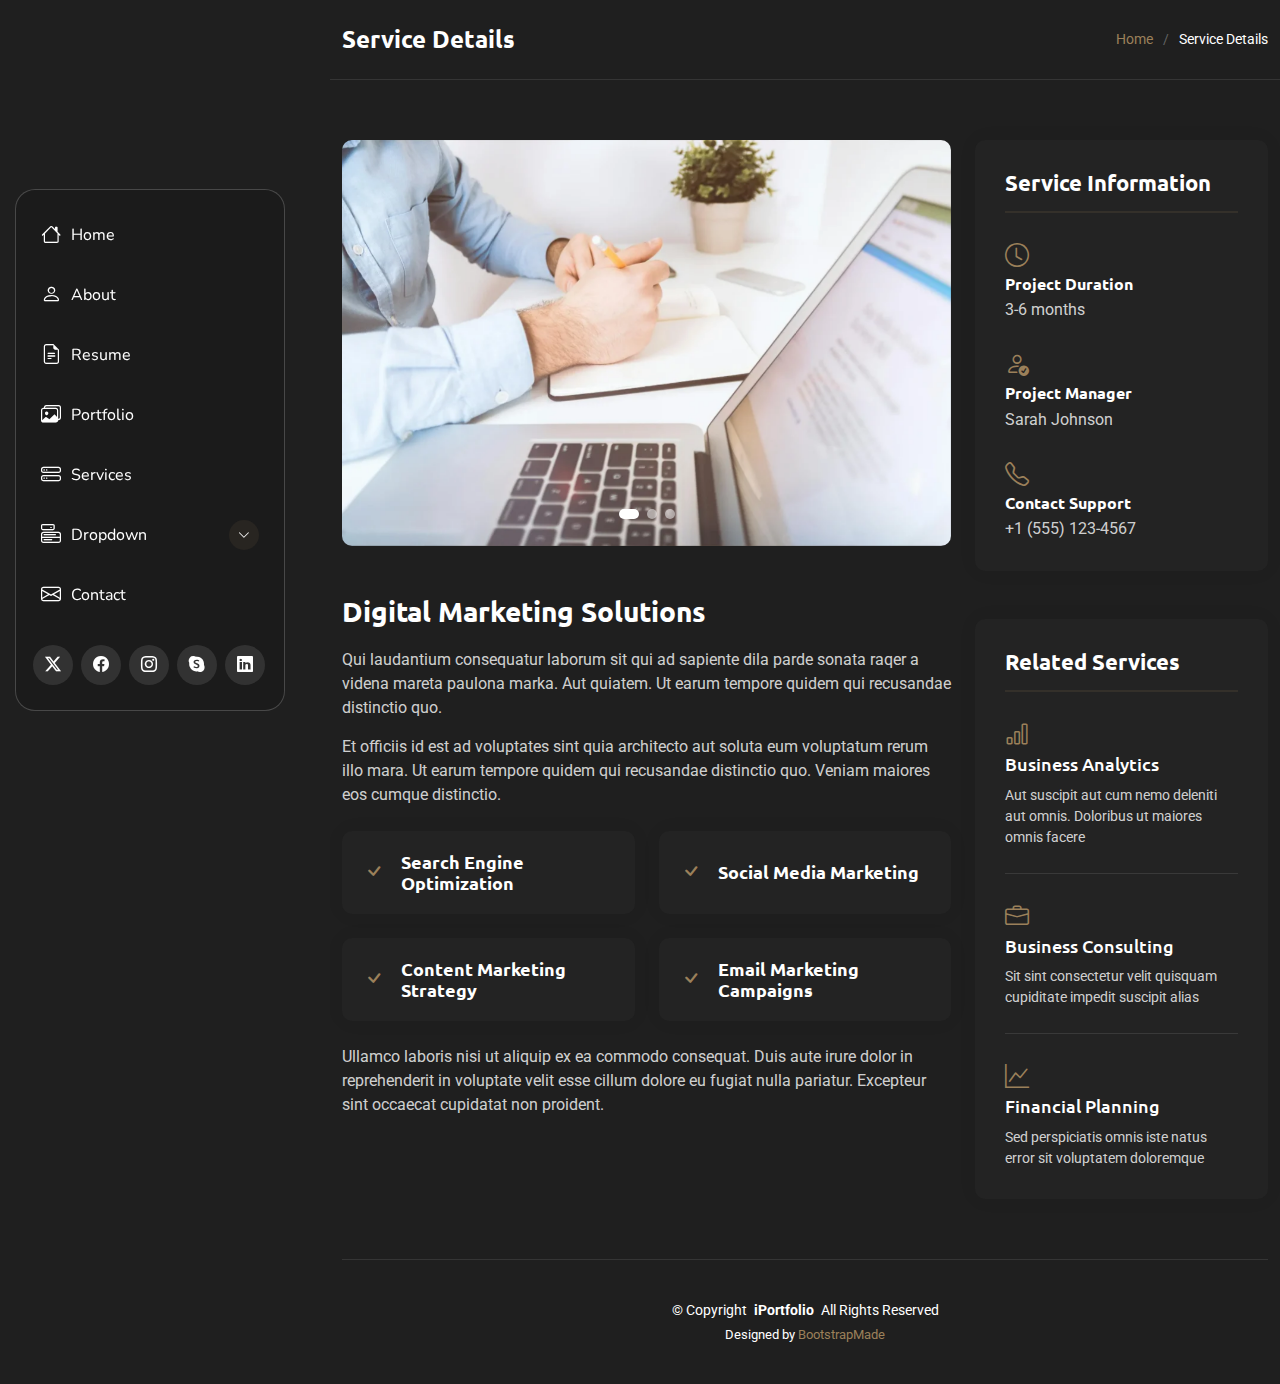
<file: service-details.html>
<!DOCTYPE html>
<html lang="en">

<head>
  <meta charset="utf-8">
  <meta content="width=device-width, initial-scale=1.0" name="viewport">
  <title>Service Details - SnapFolio Bootstrap Template</title>
  <meta name="description" content="">
  <meta name="keywords" content="">

  <!-- Favicons -->
  <link href="assets/img/favicon.png" rel="icon">
  <link href="assets/img/apple-touch-icon.png" rel="apple-touch-icon">

  <!-- Fonts -->
  <link href="https://fonts.googleapis.com" rel="preconnect">
  <link href="https://fonts.gstatic.com" rel="preconnect" crossorigin>
  <link href="https://fonts.googleapis.com/css2?family=Roboto:ital,wght@0,100;0,300;0,400;0,500;0,700;0,900;1,100;1,300;1,400;1,500;1,700;1,900&family=Ubuntu:ital,wght@0,300;0,400;0,500;0,700;1,300;1,400;1,500;1,700&family=Nunito:ital,wght@0,200;0,300;0,400;0,500;0,600;0,700;0,800;0,900;1,200;1,300;1,400;1,500;1,600;1,700;1,800;1,900&display=swap" rel="stylesheet">

  <!-- Vendor CSS Files -->
  <link href="assets/vendor/bootstrap/css/bootstrap.min.css" rel="stylesheet">
  <link href="assets/vendor/bootstrap-icons/bootstrap-icons.css" rel="stylesheet">
  <link href="assets/vendor/aos/aos.css" rel="stylesheet">
  <link href="assets/vendor/glightbox/css/glightbox.min.css" rel="stylesheet">
  <link href="assets/vendor/swiper/swiper-bundle.min.css" rel="stylesheet">

  <!-- Main CSS File -->
  <link href="assets/css/main.css" rel="stylesheet">

  <!-- =======================================================
  * Template Name: SnapFolio
  * Template URL: https://bootstrapmade.com/snapfolio-bootstrap-portfolio-template/
  * Updated: Jun 13 2025 with Bootstrap v5.3.6
  * Author: BootstrapMade.com
  * License: https://bootstrapmade.com/license/
  ======================================================== -->
</head>

<body class="service-details-page">

  <header id="header" class="header dark-background d-flex flex-column justify-content-center">
    <i class="header-toggle d-xl-none bi bi-list"></i>

    <div class="header-container d-flex flex-column align-items-start">
      <nav id="navmenu" class="navmenu">
        <ul>
          <li><a href="#hero"><i class="bi bi-house navicon"></i>Home</a></li>
          <li><a href="#about"><i class="bi bi-person navicon"></i> About</a></li>
          <li><a href="#resume"><i class="bi bi-file-earmark-text navicon"></i> Resume</a></li>
          <li><a href="#portfolio"><i class="bi bi-images navicon"></i> Portfolio</a></li>
          <li><a href="#services"><i class="bi bi-hdd-stack navicon"></i> Services</a></li>
          <li class="dropdown"><a href="#"><i class="bi bi-menu-button navicon"></i> <span>Dropdown</span> <i class="bi bi-chevron-down toggle-dropdown"></i></a>
            <ul>
              <li><a href="#">Dropdown 1</a></li>
              <li class="dropdown"><a href="#"><span>Deep Dropdown</span> <i class="bi bi-chevron-down toggle-dropdown"></i></a>
                <ul>
                  <li><a href="#">Deep Dropdown 1</a></li>
                  <li><a href="#">Deep Dropdown 2</a></li>
                  <li><a href="#">Deep Dropdown 3</a></li>
                  <li><a href="#">Deep Dropdown 4</a></li>
                  <li><a href="#">Deep Dropdown 5</a></li>
                </ul>
              </li>
              <li><a href="#">Dropdown 2</a></li>
              <li><a href="#">Dropdown 3</a></li>
              <li><a href="#">Dropdown 4</a></li>
            </ul>
          </li>
          <li><a href="#contact"><i class="bi bi-envelope navicon"></i> Contact</a></li>
        </ul>
      </nav>

      <div class="social-links text-center">
        <a href="#" class="twitter"><i class="bi bi-twitter-x"></i></a>
        <a href="#" class="facebook"><i class="bi bi-facebook"></i></a>
        <a href="#" class="instagram"><i class="bi bi-instagram"></i></a>
        <a href="#" class="google-plus"><i class="bi bi-skype"></i></a>
        <a href="#" class="linkedin"><i class="bi bi-linkedin"></i></a>
      </div>

    </div>

  </header>

  <main class="main">

    <!-- Page Title -->
    <div class="page-title dark-background">
      <div class="container d-lg-flex justify-content-between align-items-center">
        <h1 class="mb-2 mb-lg-0">Service Details</h1>
        <nav class="breadcrumbs">
          <ol>
            <li><a href="index.html">Home</a></li>
            <li class="current">Service Details</li>
          </ol>
        </nav>
      </div>
    </div><!-- End Page Title -->

    <!-- Service Details Section -->
    <section id="service-details" class="service-details section">

      <div class="container" data-aos="fade-up" data-aos-delay="100">

        <div class="row gy-4">

          <div class="col-lg-8">
            <div class="service-details-slider swiper init-swiper">
              <script type="application/json" class="swiper-config">
                {
                  "loop": true,
                  "speed": 600,
                  "autoplay": {
                    "delay": 5000
                  },
                  "slidesPerView": 1,
                  "pagination": {
                    "el": ".swiper-pagination",
                    "type": "bullets",
                    "clickable": true
                  }
                }
              </script>
              <div class="swiper-wrapper align-items-center">
                <div class="swiper-slide">
                  <img src="assets/img/services/services-1.webp" alt="" class="img-fluid" loading="lazy">
                </div>
                <div class="swiper-slide">
                  <img src="assets/img/services/services-2.webp" alt="" class="img-fluid" loading="lazy">
                </div>
                <div class="swiper-slide">
                  <img src="assets/img/services/services-3.webp" alt="" class="img-fluid" loading="lazy">
                </div>
              </div>
              <div class="swiper-pagination"></div>
            </div>

            <div class="content mt-5">
              <h3>Digital Marketing Solutions</h3>
              <p>
                Qui laudantium consequatur laborum sit qui ad sapiente dila parde sonata raqer a videna mareta paulona marka. Aut quiatem. Ut earum tempore quidem qui recusandae distinctio quo.
              </p>
              <p>
                Et officiis id est ad voluptates sint quia architecto aut soluta eum voluptatum rerum illo mara. Ut earum tempore quidem qui recusandae distinctio quo. Veniam maiores eos cumque distinctio.
              </p>

              <div class="features mt-4">
                <div class="row gy-4">
                  <div class="col-md-6" data-aos="fade-up" data-aos-delay="100">
                    <div class="feature-box d-flex align-items-center">
                      <i class="bi bi-check"></i>
                      <h4>Search Engine Optimization</h4>
                    </div>
                  </div>
                  <div class="col-md-6" data-aos="fade-up" data-aos-delay="200">
                    <div class="feature-box d-flex align-items-center">
                      <i class="bi bi-check"></i>
                      <h4>Social Media Marketing</h4>
                    </div>
                  </div>
                  <div class="col-md-6" data-aos="fade-up" data-aos-delay="300">
                    <div class="feature-box d-flex align-items-center">
                      <i class="bi bi-check"></i>
                      <h4>Content Marketing Strategy</h4>
                    </div>
                  </div>
                  <div class="col-md-6" data-aos="fade-up" data-aos-delay="400">
                    <div class="feature-box d-flex align-items-center">
                      <i class="bi bi-check"></i>
                      <h4>Email Marketing Campaigns</h4>
                    </div>
                  </div>
                </div>
              </div>

              <p class="mt-4">
                Ullamco laboris nisi ut aliquip ex ea commodo consequat. Duis aute irure dolor in reprehenderit in voluptate velit esse cillum dolore eu fugiat nulla pariatur. Excepteur sint occaecat cupidatat non proident.
              </p>
            </div>
          </div>

          <div class="col-lg-4">
            <div class="service-info">
              <h4>Service Information</h4>
              <div class="info-item">
                <i class="bi bi-clock"></i>
                <h5>Project Duration</h5>
                <p>3-6 months</p>
              </div>
              <div class="info-item">
                <i class="bi bi-person-check"></i>
                <h5>Project Manager</h5>
                <p>Sarah Johnson</p>
              </div>
              <div class="info-item">
                <i class="bi bi-telephone"></i>
                <h5>Contact Support</h5>
                <p>+1 (555) 123-4567</p>
              </div>
            </div>

            <div class="related-services mt-5">
              <h4>Related Services</h4>
              <div class="service-item">
                <i class="bi bi-bar-chart"></i>
                <h5><a href="#">Business Analytics</a></h5>
                <p>Aut suscipit aut cum nemo deleniti aut omnis. Doloribus ut maiores omnis facere</p>
              </div>
              <div class="service-item">
                <i class="bi bi-briefcase"></i>
                <h5><a href="#">Business Consulting</a></h5>
                <p>Sit sint consectetur velit quisquam cupiditate impedit suscipit alias</p>
              </div>
              <div class="service-item">
                <i class="bi bi-graph-up"></i>
                <h5><a href="#">Financial Planning</a></h5>
                <p>Sed perspiciatis omnis iste natus error sit voluptatem doloremque</p>
              </div>
            </div>
          </div>

        </div>

      </div>

    </section><!-- /Service Details Section -->

  </main>

  <footer id="footer" class="footer position-relative">

    <div class="container">
      <div class="copyright text-center ">
        <p>© <span>Copyright</span> <strong class="px-1 sitename">iPortfolio</strong> <span>All Rights Reserved</span></p>
      </div>
      <div class="credits">
        <!-- All the links in the footer should remain intact. -->
        <!-- You can delete the links only if you've purchased the pro version. -->
        <!-- Licensing information: https://bootstrapmade.com/license/ -->
        <!-- Purchase the pro version with working PHP/AJAX contact form: [buy-url] -->
        Designed by <a href="https://bootstrapmade.com/">BootstrapMade</a>
      </div>
    </div>

  </footer>

  <!-- Scroll Top -->
  <a href="#" id="scroll-top" class="scroll-top d-flex align-items-center justify-content-center"><i class="bi bi-arrow-up-short"></i></a>

  <!-- Preloader -->
  <div id="preloader"></div>

  <!-- Vendor JS Files -->
  <script src="assets/vendor/bootstrap/js/bootstrap.bundle.min.js"></script>
  <script src="assets/vendor/php-email-form/validate.js"></script>
  <script src="assets/vendor/aos/aos.js"></script>
  <script src="assets/vendor/typed.js/typed.umd.js"></script>
  <script src="assets/vendor/purecounter/purecounter_vanilla.js"></script>
  <script src="assets/vendor/waypoints/noframework.waypoints.js"></script>
  <script src="assets/vendor/isotope-layout/isotope.pkgd.min.js"></script>
  <script src="assets/vendor/imagesloaded/imagesloaded.pkgd.min.js"></script>
  <script src="assets/vendor/glightbox/js/glightbox.min.js"></script>
  <script src="assets/vendor/swiper/swiper-bundle.min.js"></script>

  <!-- Main JS File -->
  <script src="assets/js/main.js"></script>

</body>

</html>
</file>
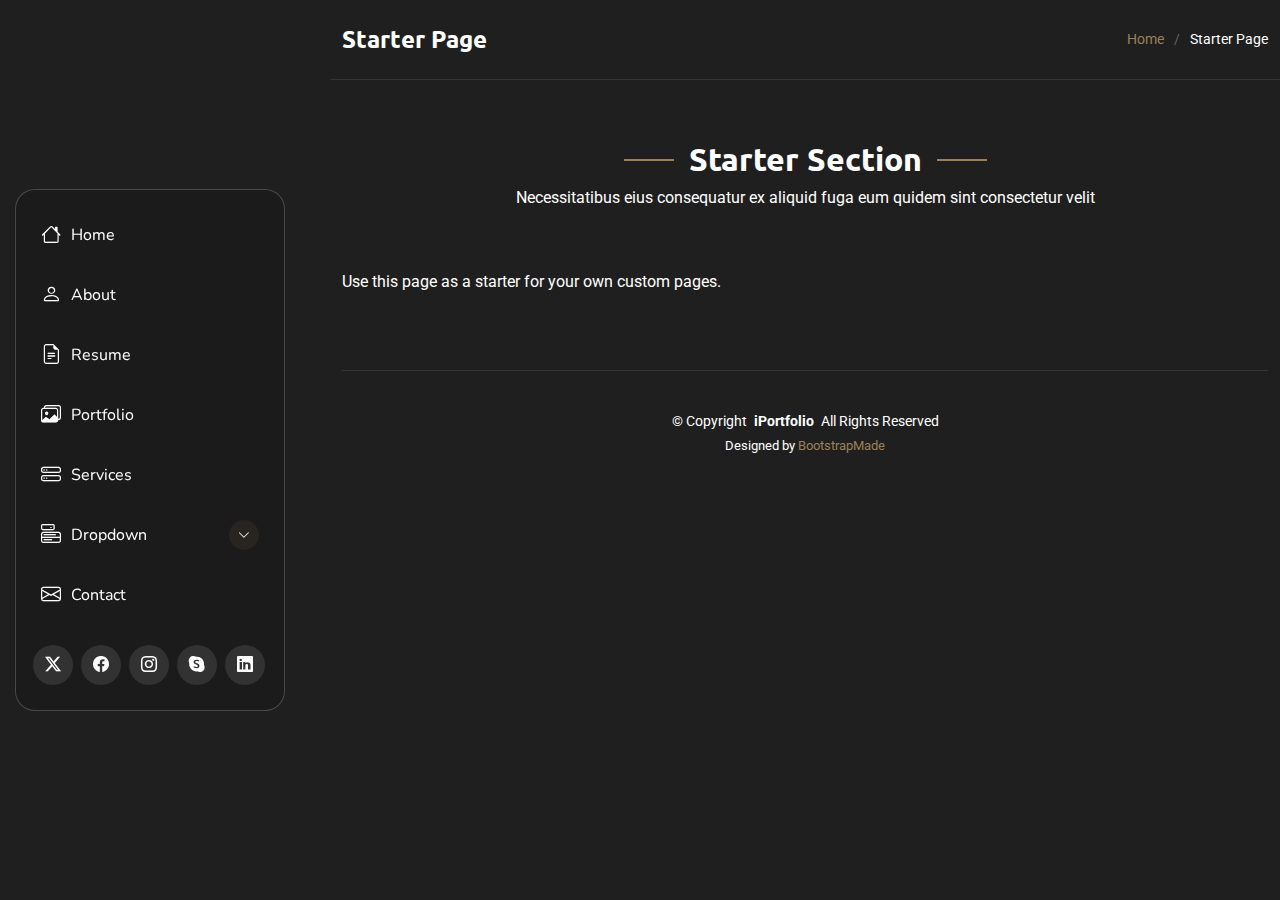
<file: starter-page.html>
<!DOCTYPE html>
<html lang="en">

<head>
  <meta charset="utf-8">
  <meta content="width=device-width, initial-scale=1.0" name="viewport">
  <title>Starter Page - SnapFolio Bootstrap Template</title>
  <meta name="description" content="">
  <meta name="keywords" content="">

  <!-- Favicons -->
  <link href="assets/img/favicon.png" rel="icon">
  <link href="assets/img/apple-touch-icon.png" rel="apple-touch-icon">

  <!-- Fonts -->
  <link href="https://fonts.googleapis.com" rel="preconnect">
  <link href="https://fonts.gstatic.com" rel="preconnect" crossorigin>
  <link href="https://fonts.googleapis.com/css2?family=Roboto:ital,wght@0,100;0,300;0,400;0,500;0,700;0,900;1,100;1,300;1,400;1,500;1,700;1,900&family=Ubuntu:ital,wght@0,300;0,400;0,500;0,700;1,300;1,400;1,500;1,700&family=Nunito:ital,wght@0,200;0,300;0,400;0,500;0,600;0,700;0,800;0,900;1,200;1,300;1,400;1,500;1,600;1,700;1,800;1,900&display=swap" rel="stylesheet">

  <!-- Vendor CSS Files -->
  <link href="assets/vendor/bootstrap/css/bootstrap.min.css" rel="stylesheet">
  <link href="assets/vendor/bootstrap-icons/bootstrap-icons.css" rel="stylesheet">
  <link href="assets/vendor/aos/aos.css" rel="stylesheet">
  <link href="assets/vendor/glightbox/css/glightbox.min.css" rel="stylesheet">
  <link href="assets/vendor/swiper/swiper-bundle.min.css" rel="stylesheet">

  <!-- Main CSS File -->
  <link href="assets/css/main.css" rel="stylesheet">

  <!-- =======================================================
  * Template Name: SnapFolio
  * Template URL: https://bootstrapmade.com/snapfolio-bootstrap-portfolio-template/
  * Updated: Jun 13 2025 with Bootstrap v5.3.6
  * Author: BootstrapMade.com
  * License: https://bootstrapmade.com/license/
  ======================================================== -->
</head>

<body class="starter-page-page">

  <header id="header" class="header dark-background d-flex flex-column justify-content-center">
    <i class="header-toggle d-xl-none bi bi-list"></i>

    <div class="header-container d-flex flex-column align-items-start">
      <nav id="navmenu" class="navmenu">
        <ul>
          <li><a href="#hero"><i class="bi bi-house navicon"></i>Home</a></li>
          <li><a href="#about"><i class="bi bi-person navicon"></i> About</a></li>
          <li><a href="#resume"><i class="bi bi-file-earmark-text navicon"></i> Resume</a></li>
          <li><a href="#portfolio"><i class="bi bi-images navicon"></i> Portfolio</a></li>
          <li><a href="#services"><i class="bi bi-hdd-stack navicon"></i> Services</a></li>
          <li class="dropdown"><a href="#"><i class="bi bi-menu-button navicon"></i> <span>Dropdown</span> <i class="bi bi-chevron-down toggle-dropdown"></i></a>
            <ul>
              <li><a href="#">Dropdown 1</a></li>
              <li class="dropdown"><a href="#"><span>Deep Dropdown</span> <i class="bi bi-chevron-down toggle-dropdown"></i></a>
                <ul>
                  <li><a href="#">Deep Dropdown 1</a></li>
                  <li><a href="#">Deep Dropdown 2</a></li>
                  <li><a href="#">Deep Dropdown 3</a></li>
                  <li><a href="#">Deep Dropdown 4</a></li>
                  <li><a href="#">Deep Dropdown 5</a></li>
                </ul>
              </li>
              <li><a href="#">Dropdown 2</a></li>
              <li><a href="#">Dropdown 3</a></li>
              <li><a href="#">Dropdown 4</a></li>
            </ul>
          </li>
          <li><a href="#contact"><i class="bi bi-envelope navicon"></i> Contact</a></li>
        </ul>
      </nav>

      <div class="social-links text-center">
        <a href="#" class="twitter"><i class="bi bi-twitter-x"></i></a>
        <a href="#" class="facebook"><i class="bi bi-facebook"></i></a>
        <a href="#" class="instagram"><i class="bi bi-instagram"></i></a>
        <a href="#" class="google-plus"><i class="bi bi-skype"></i></a>
        <a href="#" class="linkedin"><i class="bi bi-linkedin"></i></a>
      </div>

    </div>

  </header>

  <main class="main">

    <!-- Page Title -->
    <div class="page-title dark-background">
      <div class="container d-lg-flex justify-content-between align-items-center">
        <h1 class="mb-2 mb-lg-0">Starter Page</h1>
        <nav class="breadcrumbs">
          <ol>
            <li><a href="index.html">Home</a></li>
            <li class="current">Starter Page</li>
          </ol>
        </nav>
      </div>
    </div><!-- End Page Title -->

    <!-- Starter Section Section -->
    <section id="starter-section" class="starter-section section">

      <!-- Section Title -->
      <div class="container section-title" data-aos="fade-up">
        <h2>Starter Section</h2>
        <p>Necessitatibus eius consequatur ex aliquid fuga eum quidem sint consectetur velit</p>
      </div><!-- End Section Title -->

      <div class="container" data-aos="fade-up">
        <p>Use this page as a starter for your own custom pages.</p>
      </div>

    </section><!-- /Starter Section Section -->

  </main>

  <footer id="footer" class="footer position-relative">

    <div class="container">
      <div class="copyright text-center ">
        <p>© <span>Copyright</span> <strong class="px-1 sitename">iPortfolio</strong> <span>All Rights Reserved</span></p>
      </div>
      <div class="credits">
        <!-- All the links in the footer should remain intact. -->
        <!-- You can delete the links only if you've purchased the pro version. -->
        <!-- Licensing information: https://bootstrapmade.com/license/ -->
        <!-- Purchase the pro version with working PHP/AJAX contact form: [buy-url] -->
        Designed by <a href="https://bootstrapmade.com/">BootstrapMade</a>
      </div>
    </div>

  </footer>

  <!-- Scroll Top -->
  <a href="#" id="scroll-top" class="scroll-top d-flex align-items-center justify-content-center"><i class="bi bi-arrow-up-short"></i></a>

  <!-- Preloader -->
  <div id="preloader"></div>

  <!-- Vendor JS Files -->
  <script src="assets/vendor/bootstrap/js/bootstrap.bundle.min.js"></script>
  <script src="assets/vendor/php-email-form/validate.js"></script>
  <script src="assets/vendor/aos/aos.js"></script>
  <script src="assets/vendor/typed.js/typed.umd.js"></script>
  <script src="assets/vendor/purecounter/purecounter_vanilla.js"></script>
  <script src="assets/vendor/waypoints/noframework.waypoints.js"></script>
  <script src="assets/vendor/isotope-layout/isotope.pkgd.min.js"></script>
  <script src="assets/vendor/imagesloaded/imagesloaded.pkgd.min.js"></script>
  <script src="assets/vendor/glightbox/js/glightbox.min.js"></script>
  <script src="assets/vendor/swiper/swiper-bundle.min.js"></script>

  <!-- Main JS File -->
  <script src="assets/js/main.js"></script>

</body>

</html>
</file>
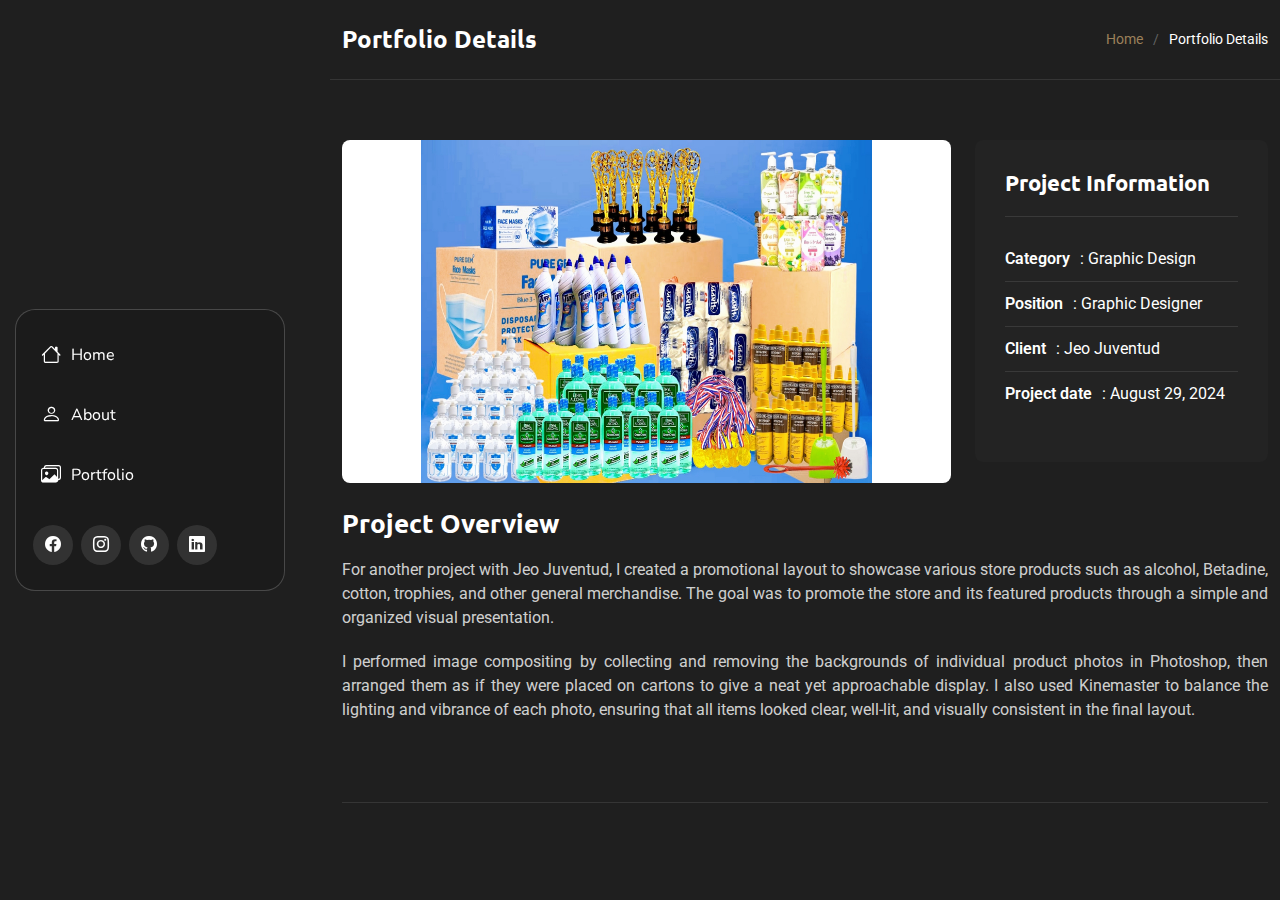
<file: storefront-promotional-display-portfolio-details.html>
<!DOCTYPE html>
<html lang="en">
  <head>
    <meta charset="utf-8" />
    <meta content="width=device-width, initial-scale=1.0" name="viewport" />
    <title>Portfolio Details - Claire Nakila</title>
    <meta name="description" content="" />
    <meta name="keywords" content="" />

    <!-- Favicons -->
    <link href="assets/img/removed_background_2x2.png" rel="icon" />
    <link href="assets/img/apple-touch-icon.png" rel="apple-touch-icon" />

    <!-- Fonts -->
    <link href="https://fonts.googleapis.com" rel="preconnect" />
    <link href="https://fonts.gstatic.com" rel="preconnect" crossorigin />
    <link
      href="https://fonts.googleapis.com/css2?family=Roboto:ital,wght@0,100;0,300;0,400;0,500;0,700;0,900;1,100;1,300;1,400;1,500;1,700;1,900&family=Ubuntu:ital,wght@0,300;0,400;0,500;0,700;1,300;1,400;1,500;1,700&family=Nunito:ital,wght@0,200;0,300;0,400;0,500;0,600;0,700;0,800;0,900;1,200;1,300;1,400;1,500;1,600;1,700;1,800;1,900&display=swap"
      rel="stylesheet"
    />

    <!-- Vendor CSS Files -->
    <link
      href="assets/vendor/bootstrap/css/bootstrap.min.css"
      rel="stylesheet"
    />
    <link
      href="assets/vendor/bootstrap-icons/bootstrap-icons.css"
      rel="stylesheet"
    />
    <link href="assets/vendor/aos/aos.css" rel="stylesheet" />
    <link
      href="assets/vendor/glightbox/css/glightbox.min.css"
      rel="stylesheet"
    />
    <link href="assets/vendor/swiper/swiper-bundle.min.css" rel="stylesheet" />

    <!-- Main CSS File -->
    <link href="assets/css/main.css" rel="stylesheet" />
  </head>

  <body class="portfolio-details-page">
    <header
      id="header"
      class="header dark-background d-flex flex-column justify-content-center"
    >
      <i class="header-toggle d-xl-none bi bi-list"></i>

      <div class="header-container d-flex flex-column align-items-start">
        <nav id="navmenu" class="navmenu">
          <ul>
            <li>
              <a href="index.html#hero"><i class="bi bi-house navicon"></i>Home</a>
            </li>
            <li>
              <a href="index.html#about"><i class="bi bi-person navicon"></i> About</a>
            </li>

            <li>
              <a href="index.html#portfolio"
                ><i class="bi bi-images navicon"></i> Portfolio</a
              >
            </li>
            <!-- <li>
              <a href="#services"
                ><i class="bi bi-hdd-stack navicon"></i> Services</a
              >
            </li> -->

            <!-- <li>
              <a href="#contact"
                ><i class="bi bi-envelope navicon"></i> Contact</a
              >
            </li> -->
          </ul>
        </nav>

        <div class="social-links text-center">
          <a
            href="https://www.facebook.com/claire.nakila.2024/"
            class="facebook"
            ><i class="bi bi-facebook"></i
          ></a>
          <a href="https://www.instagram.com/watashiclang28/" class="instagram"
            ><i class="bi bi-instagram"></i
          ></a>
          <a href="https://github.com/clairenakila" class="github"
            ><i class="bi bi-github"></i
          ></a>
          <a
            href="https://www.linkedin.com/in/claire-nakila-b9766436b/"
            class="linkedin"
            ><i class="bi bi-linkedin"></i
          ></a>
        </div>
      </div>
    </header>

    <main class="main">
      <!-- Page Title -->
      <div class="page-title dark-background">
        <div
          class="container d-lg-flex justify-content-between align-items-center"
        >
          <h1 class="mb-2 mb-lg-0">Portfolio Details</h1>
          <nav class="breadcrumbs">
            <ol>
              <li><a href="index.html">Home</a></li>
              <li class="current">Portfolio Details</li>
            </ol>
          </nav>
        </div>
      </div>
      <!-- End Page Title -->

      <!-- Portfolio Details Section -->
      <section id="portfolio-details" class="portfolio-details section">
        <div class="container" data-aos="fade-up" data-aos-delay="100">
          <div class="row gy-4">
            <div class="col-lg-8">
              <div class="portfolio-details-slider swiper init-swiper">
                <script type="application/json" class="swiper-config">
                  {
                    "loop": true,
                    "speed": 600,
                    "autoplay": {
                      "delay": 5000
                    },
                    "slidesPerView": "auto",
                    "pagination": {
                      "el": ".swiper-pagination",
                      "type": "bullets",
                      "clickable": true
                    }
                  }
                </script>

                <div class="swiper-wrapper align-items-center" style="height: 400px;">
                    <div class="swiper-slide d-flex justify-content-center align-items-center overflow-hidden bg-white" style="height: 100%;">
                      <img
                        src="assets/img/portfolio/graphic_jeo2.png"
                        alt="Portfolio Image"
                        class="img-fluid"
                        style="max-width: 100%; max-height: 100%; object-fit: contain; background-color: white;"
                        loading="lazy"
                      />
                    </div>
                  </div>
                  <div class="swiper-pagination"></div>
              </div>
            </div>

            <div class="col-lg-4">
              <div
                class="portfolio-info"
                data-aos="fade-left"
                data-aos-delay="200"
              >
                <h3>Project Information</h3>
                <ul>
                  <li><strong>Category</strong>: Graphic Design</li>
                  <li>
                    <strong>Position</strong>: Graphic Designer
                  </li>
                  <li>
                    <strong>Client</strong>: Jeo Juventud
                  </li>
                  <li>
                    <strong>Project date</strong>: August 29, 2024
                  </li>
                  <!-- <li>
                    <strong>Project URL</strong>:
                    <a href="#" target="_blank">www.example.com</a>
                  </li> -->
                </ul>
              </div>
            </div>

            <div class="col-lg-12">
              <div
                class="portfolio-description"
                data-aos="fade-up"
                data-aos-delay="300"
              >
                <h2>Project Overview</h2>
                <p style="text-align: justify">
                    For another project with Jeo Juventud, I created a promotional layout to showcase various store products such as alcohol, Betadine, cotton, trophies, and other general merchandise. The goal was to promote the store and its featured products through a simple and organized visual presentation.
                <p style="text-align: justify">
                    I performed image compositing by collecting and removing the backgrounds of individual product photos in Photoshop, then arranged them as if they were placed on cartons to give a neat yet approachable display. I also used Kinemaster to balance the lighting and vibrance of each photo, ensuring that all items looked clear, well-lit, and visually consistent in the final layout.
                  </div>
                </div>
              </div>
            </div>
          </div>
        </div>
      </section>
      <!-- /Portfolio Details Section -->
    </main>

    <footer id="footer" class="footer position-relative">
      <div class="container">
        <div class="copyright text-center"></div>
      </div>
    </footer>

    <!-- Scroll Top -->
    <a
      href="#"
      id="scroll-top"
      class="scroll-top d-flex align-items-center justify-content-center"
      ><i class="bi bi-arrow-up-short"></i
    ></a>

    <!-- Preloader -->
    <div id="preloader"></div>

    <!-- Vendor JS Files -->
    <script src="assets/vendor/bootstrap/js/bootstrap.bundle.min.js"></script>
    <script src="assets/vendor/php-email-form/validate.js"></script>
    <script src="assets/vendor/aos/aos.js"></script>
    <script src="assets/vendor/typed.js/typed.umd.js"></script>
    <script src="assets/vendor/purecounter/purecounter_vanilla.js"></script>
    <script src="assets/vendor/waypoints/noframework.waypoints.js"></script>
    <script src="assets/vendor/isotope-layout/isotope.pkgd.min.js"></script>
    <script src="assets/vendor/imagesloaded/imagesloaded.pkgd.min.js"></script>
    <script src="assets/vendor/glightbox/js/glightbox.min.js"></script>
    <script src="assets/vendor/swiper/swiper-bundle.min.js"></script>

    <!-- Main JS File -->
    <script src="assets/js/main.js"></script>
  </body>
</html>
</file>
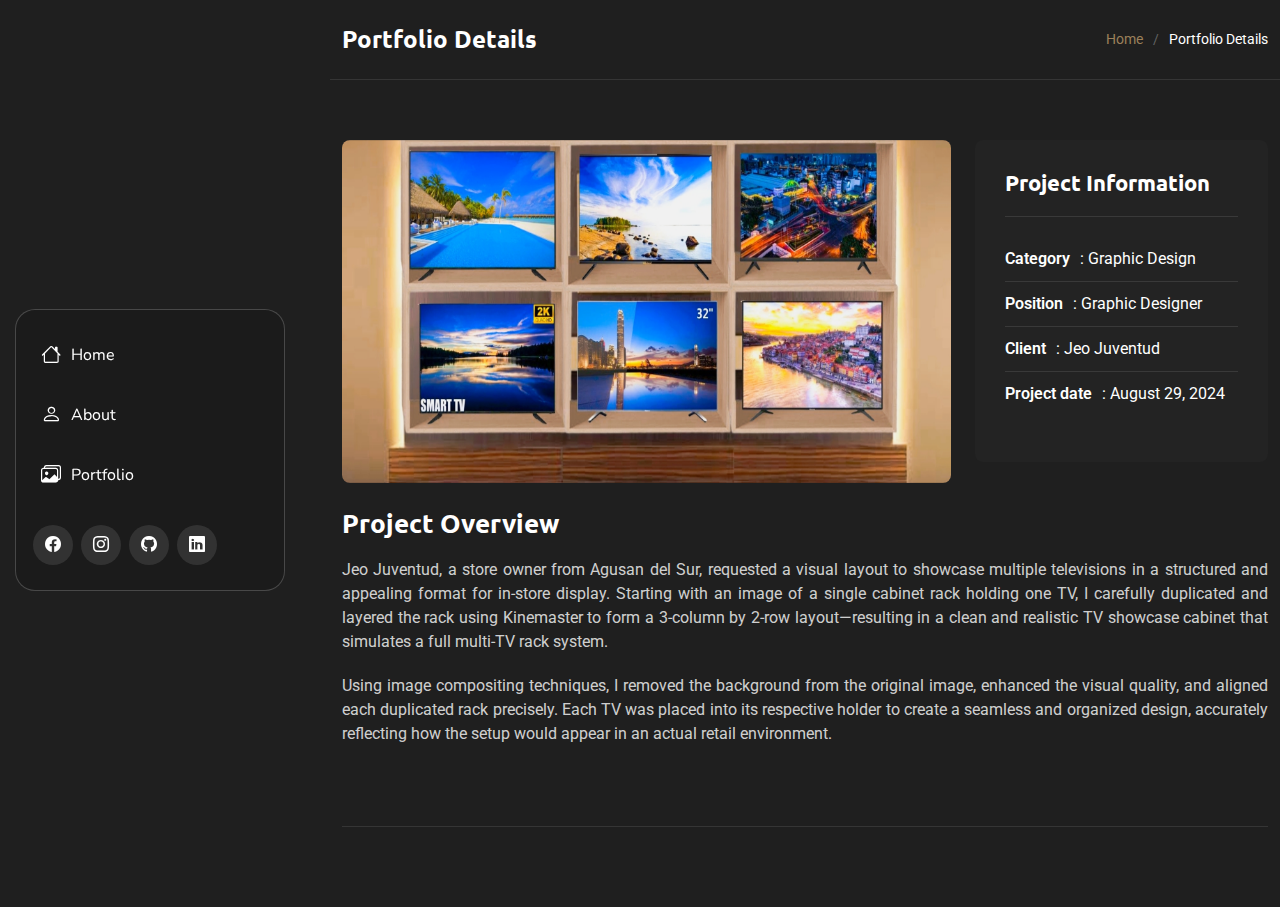
<file: tv-showcase-cabinet-portfolio-details.html>
<!DOCTYPE html>
<html lang="en">
  <head>
    <meta charset="utf-8" />
    <meta content="width=device-width, initial-scale=1.0" name="viewport" />
    <title>Portfolio Details - Claire Nakila</title>
    <meta name="description" content="" />
    <meta name="keywords" content="" />

    <!-- Favicons -->
    <link href="assets/img/removed_background_2x2.png" rel="icon" />
    <link href="assets/img/apple-touch-icon.png" rel="apple-touch-icon" />

    <!-- Fonts -->
    <link href="https://fonts.googleapis.com" rel="preconnect" />
    <link href="https://fonts.gstatic.com" rel="preconnect" crossorigin />
    <link
      href="https://fonts.googleapis.com/css2?family=Roboto:ital,wght@0,100;0,300;0,400;0,500;0,700;0,900;1,100;1,300;1,400;1,500;1,700;1,900&family=Ubuntu:ital,wght@0,300;0,400;0,500;0,700;1,300;1,400;1,500;1,700&family=Nunito:ital,wght@0,200;0,300;0,400;0,500;0,600;0,700;0,800;0,900;1,200;1,300;1,400;1,500;1,600;1,700;1,800;1,900&display=swap"
      rel="stylesheet"
    />

    <!-- Vendor CSS Files -->
    <link
      href="assets/vendor/bootstrap/css/bootstrap.min.css"
      rel="stylesheet"
    />
    <link
      href="assets/vendor/bootstrap-icons/bootstrap-icons.css"
      rel="stylesheet"
    />
    <link href="assets/vendor/aos/aos.css" rel="stylesheet" />
    <link
      href="assets/vendor/glightbox/css/glightbox.min.css"
      rel="stylesheet"
    />
    <link href="assets/vendor/swiper/swiper-bundle.min.css" rel="stylesheet" />

    <!-- Main CSS File -->
    <link href="assets/css/main.css" rel="stylesheet" />
  </head>

  <body class="portfolio-details-page">
    <header
      id="header"
      class="header dark-background d-flex flex-column justify-content-center"
    >
      <i class="header-toggle d-xl-none bi bi-list"></i>

      <div class="header-container d-flex flex-column align-items-start">
        <nav id="navmenu" class="navmenu">
          <ul>
            <li>
              <a href="#hero"><i class="bi bi-house navicon"></i>Home</a>
            </li>
            <li>
              <a href="#about"><i class="bi bi-person navicon"></i> About</a>
            </li>

            <li>
              <a href="#portfolio"
                ><i class="bi bi-images navicon"></i> Portfolio</a
              >
            </li>
            <!-- <li>
              <a href="#services"
                ><i class="bi bi-hdd-stack navicon"></i> Services</a
              >
            </li> -->

            <!-- <li>
              <a href="#contact"
                ><i class="bi bi-envelope navicon"></i> Contact</a
              >
            </li> -->
          </ul>
        </nav>

        <div class="social-links text-center">
          <a
            href="https://www.facebook.com/claire.nakila.2024/"
            class="facebook"
            ><i class="bi bi-facebook"></i
          ></a>
          <a href="https://www.instagram.com/watashiclang28/" class="instagram"
            ><i class="bi bi-instagram"></i
          ></a>
          <a href="https://github.com/clairenakila" class="github"
            ><i class="bi bi-github"></i
          ></a>
          <a
            href="https://www.linkedin.com/in/claire-nakila-b9766436b/"
            class="linkedin"
            ><i class="bi bi-linkedin"></i
          ></a>
        </div>
      </div>
    </header>

    <main class="main">
      <!-- Page Title -->
      <div class="page-title dark-background">
        <div
          class="container d-lg-flex justify-content-between align-items-center"
        >
          <h1 class="mb-2 mb-lg-0">Portfolio Details</h1>
          <nav class="breadcrumbs">
            <ol>
              <li><a href="index.html">Home</a></li>
              <li class="current">Portfolio Details</li>
            </ol>
          </nav>
        </div>
      </div>
      <!-- End Page Title -->

      <!-- Portfolio Details Section -->
      <section id="portfolio-details" class="portfolio-details section">
        <div class="container" data-aos="fade-up" data-aos-delay="100">
          <div class="row gy-4">
            <div class="col-lg-8">
              <div class="portfolio-details-slider swiper init-swiper">
                <script type="application/json" class="swiper-config">
                  {
                    "loop": true,
                    "speed": 600,
                    "autoplay": {
                      "delay": 5000
                    },
                    "slidesPerView": "auto",
                    "pagination": {
                      "el": ".swiper-pagination",
                      "type": "bullets",
                      "clickable": true
                    }
                  }
                </script>

                <div class="swiper-wrapper align-items-center">
                  <div class="swiper-slide">
                    <img
                      src="assets/img/portfolio/graphic_jeo1.png"
                      alt="Portfolio Image"
                      class="img-fluid"
                      loading="lazy"
                    />
                  </div>
                </div>
                <div class="swiper-pagination"></div>
              </div>
            </div>

            <div class="col-lg-4">
              <div
                class="portfolio-info"
                data-aos="fade-left"
                data-aos-delay="200"
              >
                <h3>Project Information</h3>
                <ul>
                  <li><strong>Category</strong>: Graphic Design</li>
                  <li>
                    <strong>Position</strong>: Graphic Designer
                  </li>
                  <li>
                    <strong>Client</strong>: Jeo Juventud
                  </li>
                  <li>
                    <strong>Project date</strong>: August 29, 2024
                  </li>
                  <!-- <li>
                    <strong>Project URL</strong>:
                    <a href="#" target="_blank">www.example.com</a>
                  </li> -->
                </ul>
              </div>
            </div>

            <div class="col-lg-12">
              <div
                class="portfolio-description"
                data-aos="fade-up"
                data-aos-delay="300"
              >
                <h2>Project Overview</h2>
                <p style="text-align: justify">
                    Jeo Juventud, a store owner from Agusan del Sur, requested a visual layout to showcase multiple televisions in a structured and appealing format for in-store display. Starting with an image of a single cabinet rack holding one TV, I carefully duplicated and layered the rack using Kinemaster to form a 3-column by 2-row layout—resulting in a clean and realistic TV showcase cabinet that simulates a full multi-TV rack system.                </p>

                <p style="text-align: justify">
                    Using image compositing techniques, I removed the background from the original image, enhanced the visual quality, and aligned each duplicated rack precisely. Each TV was placed into its respective holder to create a seamless and organized design, accurately reflecting how the setup would appear in an actual retail environment.                </p>

                  </div>
                </div>
              </div>
            </div>
          </div>
        </div>
      </section>
      <!-- /Portfolio Details Section -->
    </main>

    <footer id="footer" class="footer position-relative">
      <div class="container">
        <div class="copyright text-center"></div>
      </div>
    </footer>

    <!-- Scroll Top -->
    <a
      href="#"
      id="scroll-top"
      class="scroll-top d-flex align-items-center justify-content-center"
      ><i class="bi bi-arrow-up-short"></i
    ></a>

    <!-- Preloader -->
    <div id="preloader"></div>

    <!-- Vendor JS Files -->
    <script src="assets/vendor/bootstrap/js/bootstrap.bundle.min.js"></script>
    <script src="assets/vendor/php-email-form/validate.js"></script>
    <script src="assets/vendor/aos/aos.js"></script>
    <script src="assets/vendor/typed.js/typed.umd.js"></script>
    <script src="assets/vendor/purecounter/purecounter_vanilla.js"></script>
    <script src="assets/vendor/waypoints/noframework.waypoints.js"></script>
    <script src="assets/vendor/isotope-layout/isotope.pkgd.min.js"></script>
    <script src="assets/vendor/imagesloaded/imagesloaded.pkgd.min.js"></script>
    <script src="assets/vendor/glightbox/js/glightbox.min.js"></script>
    <script src="assets/vendor/swiper/swiper-bundle.min.js"></script>

    <!-- Main JS File -->
    <script src="assets/js/main.js"></script>
  </body>
</html>
</file>
<file: assets/css/main.css>
/**
* Template Name: SnapFolio
* Template URL: https://bootstrapmade.com/snapfolio-bootstrap-portfolio-template/
* Updated: Jun 13 2025 with Bootstrap v5.3.6
* Author: BootstrapMade.com
* License: https://bootstrapmade.com/license/
*/

/*--------------------------------------------------------------
# Font & Color Variables
# Help: https://bootstrapmade.com/color-system/
--------------------------------------------------------------*/
/* Fonts */
:root {
  --default-font: "Roboto",  system-ui, -apple-system, "Segoe UI", Roboto, "Helvetica Neue", Arial, "Noto Sans", "Liberation Sans", sans-serif, "Apple Color Emoji", "Segoe UI Emoji", "Segoe UI Symbol", "Noto Color Emoji";
  --heading-font: "Ubuntu",  sans-serif;
  --nav-font: "Nunito",  sans-serif;
}

/* Global Colors - The following color variables are used throughout the website. Updating them here will change the color scheme of the entire website */
:root { 
  --background-color: #1f1f1f; /* Background color for the entire website, including individual sections */
  --default-color: #ffffff; /* Default color used for the majority of the text content across the entire website */
  --heading-color: #ffffff; /* Color for headings, subheadings and title throughout the website */
  --accent-color: #9b805a; /* Accent color that represents your brand on the website. It's used for buttons, links, and other elements that need to stand out */
  --surface-color: #232323; /* The surface color is used as a background of boxed elements within sections, such as cards, icon boxes, or other elements that require a visual separation from the global background. */
  --contrast-color: #ffffff; /* Contrast color for text, ensuring readability against backgrounds of accent, heading, or default colors. */
}

/* Nav Menu Colors - The following color variables are used specifically for the navigation menu. They are separate from the global colors to allow for more customization options */
:root {
  --nav-color: #ffffff;  /* The default color of the main navmenu links */
  --nav-hover-color: #9b805a; /* Applied to main navmenu links when they are hovered over or active */
  --nav-mobile-background-color: #393939; /* Used as the background color for mobile navigation menu */
  --nav-dropdown-background-color: #393939; /* Used as the background color for dropdown items that appear when hovering over primary navigation items */
  --nav-dropdown-color: #ffffff; /* Used for navigation links of the dropdown items in the navigation menu. */
  --nav-dropdown-hover-color: #9b805a; /* Similar to --nav-hover-color, this color is applied to dropdown navigation links when they are hovered over. */
}

/* Color Presets - These classes override global colors when applied to any section or element, providing reuse of the sam color scheme. */

.light-background {
  --background-color: #2c2c2c;
  --surface-color: #323232;
}

.dark-background {
  --background-color: #040b14;
  --default-color: #ffffff;
  --heading-color: #ffffff;
  --surface-color: #151f2b;
  --contrast-color: #ffffff;
}

/* Smooth scroll */
:root {
  scroll-behavior: smooth;
}

/*--------------------------------------------------------------
# General Styling & Shared Classes
--------------------------------------------------------------*/
body {
  color: var(--default-color);
  background-color: var(--background-color);
  font-family: var(--default-font);
}

a {
  color: var(--accent-color);
  text-decoration: none;
  transition: 0.3s;
}

a:hover {
  color: color-mix(in srgb, var(--accent-color), transparent 25%);
  text-decoration: none;
}

h1,
h2,
h3,
h4,
h5,
h6 {
  color: var(--heading-color);
  font-family: var(--heading-font);
}

/* PHP Email Form Messages
------------------------------*/
.php-email-form .error-message {
  display: none;
  background: #df1529;
  color: #ffffff;
  text-align: left;
  padding: 15px;
  margin-bottom: 24px;
  font-weight: 600;
}

.php-email-form .sent-message {
  display: none;
  color: #ffffff;
  background: #059652;
  text-align: center;
  padding: 15px;
  margin-bottom: 24px;
  font-weight: 600;
}

.php-email-form .loading {
  display: none;
  background: var(--surface-color);
  text-align: center;
  padding: 15px;
  margin-bottom: 24px;
}

.php-email-form .loading:before {
  content: "";
  display: inline-block;
  border-radius: 50%;
  width: 24px;
  height: 24px;
  margin: 0 10px -6px 0;
  border: 3px solid var(--accent-color);
  border-top-color: var(--surface-color);
  animation: php-email-form-loading 1s linear infinite;
}

@keyframes php-email-form-loading {
  0% {
    transform: rotate(0deg);
  }

  100% {
    transform: rotate(360deg);
  }
}

/*--------------------------------------------------------------
# Global Header
--------------------------------------------------------------*/
.header {
  --background-color: #1b1b1b;
  color: var(--default-color);
  position: fixed;
  top: 0;
  left: 0;
  bottom: 0;
  padding: 0 15px;
  width: 300px;
  transition: all ease-in-out 0.3s;
  overflow-y: auto;
  z-index: 997;
}

.header .header-container {
  border-radius: 20px;
  padding: 15px;
  background-color: var(--background-color);
  border: 1px solid color-mix(in srgb, var(--default-color), transparent 80%);
}

.header .social-links {
  margin: 0 0 10px 0;
}

.header .social-links a {
  font-size: 16px;
  display: inline-flex;
  align-items: center;
  justify-content: center;
  background: color-mix(in srgb, var(--default-color), transparent 90%);
  color: var(--default-color);
  margin: 0 2px;
  border-radius: 50%;
  text-align: center;
  width: 40px;
  height: 40px;
  transition: 0.3s;
}

.header .social-links a:hover {
  color: var(--contrast-color);
  background: var(--accent-color);
}

@media (min-width: 1200px) {

  .header~main,
  .header~#footer {
    margin-left: 330px;
  }
}

@media (max-width: 1199px) {
  .header {
    left: -100%;
  }
}

.header.header-show {
  left: 0;
}

.header .header-toggle {
  color: var(--contrast-color);
  background-color: var(--accent-color);
  font-size: 22px;
  display: flex;
  align-items: center;
  justify-content: center;
  width: 40px;
  height: 40px;
  border-radius: 50%;
  cursor: pointer;
  position: fixed;
  top: 15px;
  right: 15px;
  z-index: 9999;
  transition: background-color 0.3s;
}

.header .header-toggle:hover {
  color: var(--contrast-color);
  background-color: color-mix(in srgb, var(--accent-color) 90%, white 15%);
}

/*--------------------------------------------------------------
# Navigation Menu
--------------------------------------------------------------*/
.mobile-nav-toggle {
  display: none;
}

.navmenu {
  padding: 0;
  z-index: 9997;
  width: 100%;
}

.navmenu ul {
  list-style: none;
  padding: 0 0 20px 0;
  margin: 0;
}

.navmenu a,
.navmenu a:focus {
  color: var(--nav-color);
  padding: 15px 10px;
  font-family: var(--nav-font);
  font-size: 16px;
  font-weight: 400;
  display: flex;
  align-items: center;
  white-space: nowrap;
  transition: 0.3s;
  width: 100%;
}

.navmenu a .navicon,
.navmenu a:focus .navicon {
  font-size: 20px;
  margin-right: 10px;
}

.navmenu a .toggle-dropdown,
.navmenu a:focus .toggle-dropdown {
  font-size: 12px;
  line-height: 0;
  margin-left: auto;
  width: 30px;
  height: 30px;
  display: flex;
  align-items: center;
  justify-content: center;
  border-radius: 50%;
  transition: 0.3s;
  flex-shrink: 0;
  background-color: color-mix(in srgb, var(--accent-color), transparent 90%);
}

.navmenu a .toggle-dropdown:hover,
.navmenu a:focus .toggle-dropdown:hover {
  background-color: var(--accent-color);
  color: var(--contrast-color);
}

.navmenu a:hover,
.navmenu .active,
.navmenu .active:focus {
  color: var(--nav-hover-color);
}

.navmenu a:hover .navicon,
.navmenu .active .navicon,
.navmenu .active:focus .navicon {
  color: var(--accent-color);
}

.navmenu .active .toggle-dropdown,
.navmenu .active:focus .toggle-dropdown {
  background-color: var(--accent-color);
  color: var(--contrast-color);
  transform: rotate(180deg);
}

.navmenu .dropdown {
  display: block;
}

.navmenu .dropdown a,
.navmenu .dropdown a:focus {
  color: --nav-dropdown-color;
}

.navmenu .dropdown a:hover,
.navmenu .dropdown .active,
.navmenu .dropdown .active:focus {
  color: var(--nav-dropdown-hover-color);
}

.navmenu .dropdown ul {
  position: static;
  display: none;
  z-index: 99;
  padding: 5px 10px;
  margin: 5px 10px;
  background-color: var(--nav-dropdown-background-color);
  border: 1px solid color-mix(in srgb, var(--default-color), transparent 90%);
  box-shadow: none;
  transition: all 0.5s ease-in-out;
}

.navmenu .dropdown ul ul {
  background-color: rgba(33, 37, 41, 0.1);
}

.navmenu .dropdown>.dropdown-active {
  display: block;
  background-color: rgba(33, 37, 41, 0.03);
}

/*--------------------------------------------------------------
# Global Footer
--------------------------------------------------------------*/
.footer {
  color: var(--default-color);
  background-color: var(--background-color);
  font-size: 14px;
  padding: 0 0 40px 0;
  position: relative;
}

.footer .copyright {
  padding-top: 40px;
  border-top: 1px solid color-mix(in srgb, var(--default-color), transparent 90%);
}

.footer .copyright p {
  margin-bottom: 0;
}

.footer .credits {
  margin-top: 4px;
  font-size: 13px;
  text-align: center;
}

/*--------------------------------------------------------------
# Preloader
--------------------------------------------------------------*/
#preloader {
  position: fixed;
  inset: 0;
  z-index: 999999;
  overflow: hidden;
  background: var(--background-color);
  transition: all 0.6s ease-out;
}

#preloader:before {
  content: "";
  position: fixed;
  top: calc(50% - 30px);
  left: calc(50% - 30px);
  border: 6px solid #ffffff;
  border-color: var(--accent-color) transparent var(--accent-color) transparent;
  border-radius: 50%;
  width: 60px;
  height: 60px;
  animation: animate-preloader 1.5s linear infinite;
}

@keyframes animate-preloader {
  0% {
    transform: rotate(0deg);
  }

  100% {
    transform: rotate(360deg);
  }
}

/*--------------------------------------------------------------
# Scroll Top Button
--------------------------------------------------------------*/
.scroll-top {
  position: fixed;
  visibility: hidden;
  opacity: 0;
  right: 15px;
  bottom: -15px;
  z-index: 99999;
  background-color: var(--accent-color);
  width: 44px;
  height: 44px;
  border-radius: 50px;
  transition: all 0.4s;
}

.scroll-top i {
  font-size: 24px;
  color: var(--contrast-color);
  line-height: 0;
}

.scroll-top:hover {
  background-color: color-mix(in srgb, var(--accent-color), transparent 20%);
  color: var(--contrast-color);
}

.scroll-top.active {
  visibility: visible;
  opacity: 1;
  bottom: 15px;
}

/*--------------------------------------------------------------
# Disable aos animation delay on mobile devices
--------------------------------------------------------------*/
@media screen and (max-width: 768px) {
  [data-aos-delay] {
    transition-delay: 0 !important;
  }
}

/*--------------------------------------------------------------
# Global Page Titles & Breadcrumbs
--------------------------------------------------------------*/
.page-title {
  color: var(--default-color);
  padding: 25px 0 0 0;
  position: relative;
}

.page-title .container {
  border-bottom: 1px solid color-mix(in srgb, var(--default-color), transparent 90%);
  padding-bottom: 25px;
}

.page-title h1 {
  font-size: 24px;
  font-weight: 700;
}

.page-title .breadcrumbs ol {
  display: flex;
  flex-wrap: wrap;
  list-style: none;
  padding: 0;
  margin: 0;
  font-size: 14px;
  font-weight: 400;
}

.page-title .breadcrumbs ol li+li {
  padding-left: 10px;
}

.page-title .breadcrumbs ol li+li::before {
  content: "/";
  display: inline-block;
  padding-right: 10px;
  color: color-mix(in srgb, var(--default-color), transparent 70%);
}

/*--------------------------------------------------------------
# Global Sections
--------------------------------------------------------------*/
section,
.section {
  color: var(--default-color);
  background-color: var(--background-color);
  padding: 60px 0;
  overflow: clip;
}

/*--------------------------------------------------------------
# Global Section Titles
--------------------------------------------------------------*/
.section-title {
  text-align: center;
  padding-bottom: 60px;
  position: relative;
}

.section-title h2 {
  font-size: 32px;
  font-weight: 700;
  position: relative;
}

.section-title h2:before,
.section-title h2:after {
  content: "";
  width: 50px;
  height: 2px;
  background: var(--accent-color);
  display: inline-block;
}

.section-title h2:before {
  margin: 0 15px 10px 0;
}

.section-title h2:after {
  margin: 0 0 10px 15px;
}

.section-title p {
  margin-bottom: 0;
}

/*--------------------------------------------------------------
# Hero Section
--------------------------------------------------------------*/
.hero {
  min-height: 100vh;
  position: relative;
  overflow: hidden;
  display: flex;
  align-items: center;
}

.hero .background-elements {
  position: absolute;
  top: 0;
  left: 0;
  width: 100%;
  height: 100%;
  z-index: 1;
  overflow: hidden;
}

.hero .background-elements .bg-circle {
  position: absolute;
  border-radius: 50%;
  background: linear-gradient(45deg, color-mix(in srgb, var(--accent-color), transparent 90%), color-mix(in srgb, var(--accent-color), transparent 95%));
  animation: float 6s ease-in-out infinite;
}

.hero .background-elements .bg-circle.circle-1 {
  width: 300px;
  height: 300px;
  top: 10%;
  right: 10%;
  animation-delay: 0s;
}

.hero .background-elements .bg-circle.circle-2 {
  width: 200px;
  height: 200px;
  bottom: 20%;
  left: 5%;
  animation-delay: 2s;
}

.hero .hero-content {
  position: relative;
  width: 100%;
  z-index: 2;
}

.hero .container {
  position: relative;
  z-index: 3;
}

.hero .hero-text h1 {
  font-size: 72px;
  font-weight: 800;
  line-height: 1.1;
  margin-bottom: 15px;
  color: var(--heading-color);
}

.hero .hero-text h1 .accent-text {
  color: var(--accent-color);
  position: relative;
}

.hero .hero-text h1 .accent-text::after {
  content: "";
  position: absolute;
  bottom: -5px;
  left: 0;
  width: 100%;
  height: 3px;
  background: linear-gradient(90deg, var(--accent-color), color-mix(in srgb, var(--accent-color), transparent 50%));
}

.hero .hero-text h2 {
  font-size: 32px;
  font-weight: 600;
  color: var(--heading-color);
  margin-bottom: 10px;
}

.hero .hero-text .lead {
  font-size: 24px;
  margin-bottom: 20px;
  color: var(--default-color);
}

.hero .hero-text .lead span {
  color: var(--accent-color);
  font-weight: 600;
  border-bottom: 2px solid var(--accent-color);
  padding-bottom: 2px;
}

.hero .hero-text .description {
  font-size: 18px;
  line-height: 1.6;
  color: color-mix(in srgb, var(--default-color), transparent 20%);
  margin-bottom: 40px;
  max-width: 500px;
}

.hero .hero-actions {
  display: flex;
  gap: 20px;
  margin-bottom: 40px;
  flex-wrap: wrap;
}

.hero .hero-actions .btn {
  padding: 14px 30px;
  font-size: 16px;
  font-weight: 600;
  border-radius: 50px;
  text-decoration: none;
  transition: all 0.3s ease;
  border: 2px solid;
}

.hero .hero-actions .btn.btn-primary {
  background-color: var(--accent-color);
  color: var(--contrast-color);
  border-color: var(--accent-color);
}

.hero .hero-actions .btn.btn-primary:hover {
  background-color: color-mix(in srgb, var(--accent-color), black 10%);
  transform: translateY(-2px);
  box-shadow: 0 8px 25px color-mix(in srgb, var(--accent-color), transparent 70%);
}

.hero .hero-actions .btn.btn-outline {
  background-color: transparent;
  color: var(--accent-color);
  border-color: var(--accent-color);
}

.hero .hero-actions .btn.btn-outline:hover {
  background-color: var(--accent-color);
  color: var(--contrast-color);
  transform: translateY(-2px);
}

.hero .social-links {
  display: flex;
  gap: 20px;
}

.hero .social-links a {
  width: 50px;
  height: 50px;
  display: flex;
  align-items: center;
  justify-content: center;
  background-color: var(--surface-color);
  color: color-mix(in srgb, var(--default-color), transparent 40%);
  border-radius: 50%;
  font-size: 20px;
  transition: all 0.3s ease;
}

.hero .social-links a:hover {
  color: var(--contrast-color);
  background-color: var(--accent-color);
  transform: translateY(-3px);
  box-shadow: 0 8px 25px color-mix(in srgb, var(--accent-color), transparent 70%);
}

.hero .hero-visual {
  display: flex;
  justify-content: center;
  align-items: center;
  height: 100%;
}

.hero .hero-visual .profile-container {
  position: relative;
  width: 400px;
  height: 400px;
}

.hero .hero-visual .profile-container .profile-background {
  position: absolute;
  top: 20px;
  left: 20px;
  width: 100%;
  height: 100%;
  background: linear-gradient(135deg, var(--accent-color), color-mix(in srgb, var(--accent-color), var(--heading-color) 30%));
  border-radius: 30px;
  z-index: 1;
}

.hero .hero-visual .profile-container .profile-image {
  position: relative;
  width: 100%;
  height: 100%;
  object-fit: cover;
  border-radius: 30px;
  z-index: 2;
  box-shadow: 0 20px 40px color-mix(in srgb, var(--default-color), transparent 85%);
}

.hero .hero-visual .profile-container .floating-elements .floating-icon {
  position: absolute;
  width: 60px;
  height: 60px;
  background-color: var(--surface-color);
  border-radius: 50%;
  display: flex;
  align-items: center;
  justify-content: center;
  font-size: 24px;
  color: var(--accent-color);
  box-shadow: 0 8px 25px color-mix(in srgb, var(--default-color), transparent 85%);
  animation: floatIcon 4s ease-in-out infinite;
}

.hero .hero-visual .profile-container .floating-elements .floating-icon.icon-1 {
  top: -10px;
  right: 50px;
  animation-delay: 0s;
}

.hero .hero-visual .profile-container .floating-elements .floating-icon.icon-2 {
  bottom: 80px;
  right: -20px;
  animation-delay: 1s;
}

.hero .hero-visual .profile-container .floating-elements .floating-icon.icon-3 {
  bottom: -10px;
  left: 50px;
  animation-delay: 2s;
}

.hero .hero-visual .profile-container .floating-elements .floating-icon.icon-4 {
  top: 100px;
  left: -20px;
  animation-delay: 3s;
}

@keyframes float {

  0%,
  100% {
    transform: translateY(0px);
  }

  50% {
    transform: translateY(-20px);
  }
}

@keyframes floatIcon {

  0%,
  100% {
    transform: translateY(0px) rotate(0deg);
  }

  50% {
    transform: translateY(-10px) rotate(5deg);
  }
}

@media (max-width: 992px) {
  .hero .hero-text {
    text-align: center;
    margin-bottom: 50px;
  }

  .hero .hero-text h1 {
    font-size: 56px;
  }

  .hero .hero-text h2 {
    font-size: 28px;
  }

  .hero .hero-text .lead {
    font-size: 20px;
  }

  .hero .hero-visual .profile-container {
    width: 350px;
    height: 350px;
  }
}

@media (max-width: 768px) {
  .hero .hero-text h1 {
    font-size: 42px;
  }

  .hero .hero-text h2 {
    font-size: 24px;
  }

  .hero .hero-text .lead {
    font-size: 18px;
  }

  .hero .hero-text .description {
    font-size: 16px;
  }

  .hero .hero-actions {
    justify-content: center;
  }

  .hero .hero-actions .btn {
    padding: 12px 25px;
    font-size: 14px;
  }

  .hero .hero-visual .profile-container {
    width: 300px;
    height: 300px;
  }

  .hero .hero-visual .profile-container .floating-elements .floating-icon {
    width: 50px;
    height: 50px;
    font-size: 20px;
  }

  .hero .background-elements .bg-circle.circle-1 {
    width: 200px;
    height: 200px;
  }

  .hero .background-elements .bg-circle.circle-2 {
    width: 150px;
    height: 150px;
  }

  .hero .background-elements .bg-circle.circle-3 {
    width: 100px;
    height: 100px;
  }
}

/*--------------------------------------------------------------
# About Section
--------------------------------------------------------------*/
.about .profile-card {
  background: linear-gradient(135deg, var(--surface-color) 0%, color-mix(in srgb, var(--surface-color), var(--accent-color) 5%) 100%);
  border-radius: 2rem;
  padding: 2.5rem;
  text-align: center;
  box-shadow: 0 20px 40px rgba(0, 0, 0, 0.08);
  border: 1px solid color-mix(in srgb, var(--accent-color), transparent 90%);
  position: relative;
  overflow: hidden;
}

.about .profile-card::before {
  content: "";
  position: absolute;
  top: 0;
  left: 0;
  right: 0;
  height: 4px;
  background: linear-gradient(90deg, var(--accent-color), color-mix(in srgb, var(--accent-color), var(--heading-color) 30%));
}

@media (max-width: 991px) {
  .about .profile-card {
    margin-bottom: 3rem;
  }
}

.about .profile-header {
  position: relative;
  margin-bottom: 2rem;
}

.about .profile-header .profile-image {
  width: 160px;
  height: 160px;
  margin: 0 auto 1.5rem;
  border-radius: 50%;
  overflow: hidden;
  border: 4px solid var(--accent-color);
  box-shadow: 0 10px 30px rgba(0, 0, 0, 0.15);
}

.about .profile-header .profile-image img {
  width: 100%;
  height: 100%;
  object-fit: cover;
}

.about .profile-header .profile-badge {
  position: absolute;
  bottom: 20px;
  right: calc(50% - 65px);
  width: 32px;
  height: 32px;
  background-color: var(--accent-color);
  border-radius: 50%;
  display: flex;
  align-items: center;
  justify-content: center;
  border: 3px solid var(--surface-color);
}

.about .profile-header .profile-badge i {
  color: var(--contrast-color);
  font-size: 14px;
}

.about .profile-content h3 {
  font-size: 1.5rem;
  font-weight: 700;
  margin-bottom: 0.5rem;
  color: var(--heading-color);
}

.about .profile-content .profession {
  color: var(--accent-color);
  font-weight: 500;
  margin-bottom: 2rem;
}

.about .contact-links {
  display: flex;
  flex-direction: column;
  gap: 1rem;
}

.about .contact-links .contact-item {
  display: flex;
  align-items: center;
  gap: 0.75rem;
  padding: 0.75rem 1rem;
  background-color: color-mix(in srgb, var(--surface-color), var(--background-color) 50%);
  border-radius: 0.75rem;
  text-decoration: none;
  color: var(--default-color);
  transition: all 0.3s;
  border: 1px solid color-mix(in srgb, var(--default-color), transparent 90%);
}

.about .contact-links .contact-item:hover {
  background-color: var(--accent-color);
  color: var(--contrast-color);
  transform: translateY(-2px);
  box-shadow: 0 5px 20px color-mix(in srgb, var(--accent-color), transparent 70%);
}

.about .contact-links .contact-item i {
  font-size: 1rem;
  width: 18px;
}

.about .about-content {
  padding-left: 3rem;
}

@media (max-width: 991px) {
  .about .about-content {
    padding-left: 0;
  }
}

.about .about-content .section-header {
  margin-bottom: 2rem;
}

.about .about-content .section-header .badge-text {
  display: inline-block;
  background: linear-gradient(135deg, var(--accent-color), color-mix(in srgb, var(--accent-color), var(--heading-color) 20%));
  color: var(--contrast-color);
  padding: 0.5rem 1.5rem;
  border-radius: 2rem;
  font-size: 0.875rem;
  font-weight: 600;
  letter-spacing: 0.5px;
  margin-bottom: 1.5rem;
}

.about .about-content .section-header h2 {
  font-size: 2.25rem;
  font-weight: 700;
  line-height: 1.3;
  margin: 0;
}

@media (max-width: 768px) {
  .about .about-content .section-header h2 {
    font-size: 1.875rem;
  }
}

.about .about-content .description {
  margin-bottom: 2.5rem;
}

.about .about-content .description p {
  font-size: 1.1rem;
  line-height: 1.7;
  color: color-mix(in srgb, var(--default-color), transparent 20%);
  margin-bottom: 1.5rem;
}

.about .about-content .description p:last-child {
  margin-bottom: 0;
}

.about .stats-grid {
  display: grid;
  grid-template-columns: repeat(3, 1fr);
  gap: 2rem;
  margin-bottom: 2.5rem;
  padding: 2rem;
  background-color: var(--surface-color);
  border-radius: 1.5rem;
  box-shadow: 0 10px 30px rgba(0, 0, 0, 0.05);
}

@media (max-width: 768px) {
  .about .stats-grid {
    grid-template-columns: 1fr;
    gap: 1.5rem;
    text-align: center;
  }
}

.about .stats-grid .stat-item {
  text-align: center;
}

.about .stats-grid .stat-item .stat-number {
  font-size: 2rem;
  font-weight: 700;
  color: var(--accent-color);
  display: block;
  margin-bottom: 0.5rem;
}

.about .stats-grid .stat-item .stat-label {
  font-size: 0.875rem;
  color: color-mix(in srgb, var(--default-color), transparent 40%);
  font-weight: 500;
}

.about .details-grid {
  margin-bottom: 2.5rem;
}

.about .details-grid .detail-row {
  display: grid;
  grid-template-columns: 1fr 1fr;
  gap: 2rem;
  margin-bottom: 1.5rem;
}

@media (max-width: 768px) {
  .about .details-grid .detail-row {
    grid-template-columns: 1fr;
    gap: 1rem;
  }
}

.about .details-grid .detail-row:last-child {
  margin-bottom: 0;
}

.about .details-grid .detail-item .detail-label {
  display: block;
  font-size: 0.875rem;
  color: color-mix(in srgb, var(--default-color), transparent 50%);
  margin-bottom: 0.5rem;
  font-weight: 500;
}

.about .details-grid .detail-item .detail-value {
  display: block;
  font-weight: 600;
  color: var(--heading-color);
  font-size: 1rem;
}

.about .cta-section {
  display: flex;
  gap: 1rem;
  flex-wrap: wrap;
}

.about .cta-section .btn {
  padding: 0.875rem 2rem;
  border-radius: 0.75rem;
  font-weight: 600;
  text-decoration: none;
  transition: all 0.3s;
  display: inline-flex;
  align-items: center;
  gap: 0.5rem;
  border: 2px solid transparent;
}

.about .cta-section .btn.btn-primary {
  background-color: var(--accent-color);
  color: var(--contrast-color);
}

.about .cta-section .btn.btn-primary:hover {
  background-color: color-mix(in srgb, var(--accent-color), black 15%);
  transform: translateY(-2px);
  box-shadow: 0 10px 30px color-mix(in srgb, var(--accent-color), transparent 60%);
}

.about .cta-section .btn.btn-outline {
  background-color: transparent;
  color: var(--default-color);
  border-color: color-mix(in srgb, var(--default-color), transparent 70%);
}

.about .cta-section .btn.btn-outline:hover {
  border-color: var(--accent-color);
  transform: translateY(-2px);
}

/*--------------------------------------------------------------
# Stats Section
--------------------------------------------------------------*/
.stats .stats-wrapper {
  display: grid;
  grid-template-columns: repeat(4, 1fr);
  gap: 20px;
}

@media (max-width: 992px) {
  .stats .stats-wrapper {
    grid-template-columns: repeat(2, 1fr);
  }
}

@media (max-width: 576px) {
  .stats .stats-wrapper {
    grid-template-columns: 1fr;
  }
}

.stats .stats-item {
  background: linear-gradient(135deg, color-mix(in srgb, var(--surface-color), transparent 5%), var(--surface-color));
  border-radius: 15px;
  padding: 40px 20px;
  text-align: center;
  position: relative;
  transition: transform 0.3s ease, box-shadow 0.3s ease;
  box-shadow: 0 10px 30px rgba(0, 0, 0, 0.05);
  overflow: hidden;
}

.stats .stats-item:hover {
  transform: translateY(-10px);
  box-shadow: 0 15px 35px rgba(0, 0, 0, 0.1);
}

.stats .stats-item:hover .icon-wrapper {
  transform: scale(1.1);
}

.stats .stats-item:nth-child(1) .icon-wrapper {
  background-color: color-mix(in srgb, var(--accent-color), transparent 85%);
}

.stats .stats-item:nth-child(1) .icon-wrapper i {
  color: color-mix(in srgb, var(--accent-color), transparent 10%);
}

.stats .stats-item:nth-child(2) .icon-wrapper {
  background-color: color-mix(in srgb, #ff7e00, transparent 85%);
}

.stats .stats-item:nth-child(2) .icon-wrapper i {
  color: color-mix(in srgb, #ff7e00, transparent 10%);
}

.stats .stats-item:nth-child(3) .icon-wrapper {
  background-color: color-mix(in srgb, #00c875, transparent 85%);
}

.stats .stats-item:nth-child(3) .icon-wrapper i {
  color: color-mix(in srgb, #00c875, transparent 10%);
}

.stats .stats-item:nth-child(4) .icon-wrapper {
  background-color: color-mix(in srgb, #e83e8c, transparent 85%);
}

.stats .stats-item:nth-child(4) .icon-wrapper i {
  color: color-mix(in srgb, #e83e8c, transparent 10%);
}

.stats .stats-item .icon-wrapper {
  width: 80px;
  height: 80px;
  border-radius: 50%;
  display: flex;
  align-items: center;
  justify-content: center;
  margin: 0 auto 20px;
  transition: transform 0.3s ease;
}

.stats .stats-item .icon-wrapper i {
  font-size: 36px;
}

.stats .stats-item span {
  display: block;
  font-size: 48px;
  font-weight: 700;
  color: var(--heading-color);
  margin-bottom: 10px;
  line-height: 1;
  font-family: var(--heading-font);
}

.stats .stats-item p {
  color: var(--default-color);
  font-size: 18px;
  margin: 0;
  font-weight: 500;
  font-family: var(--heading-font);
  opacity: 0.8;
}

/*--------------------------------------------------------------
# Skills Section
--------------------------------------------------------------*/
.skills .skills-category {
  background-color: var(--surface-color);
  padding: 30px;
  border-radius: 8px;
  box-shadow: 0 0 20px rgba(0, 0, 0, 0.05);
  height: 100%;
  transition: transform 0.3s;
}

.skills .skills-category:hover {
  transform: translateY(-5px);
}

.skills .skills-category h3 {
  font-size: 24px;
  margin-bottom: 25px;
  position: relative;
  padding-bottom: 15px;
}

.skills .skills-category h3:after {
  content: "";
  position: absolute;
  bottom: 0;
  left: 0;
  width: 50px;
  height: 2px;
  background-color: var(--accent-color);
}

.skills .skill-item {
  margin-bottom: 25px;
}

.skills .skill-item:last-child {
  margin-bottom: 0;
}

.skills .skill-item h4 {
  font-size: 16px;
  margin-bottom: 8px;
}

.skills .skill-item .skill-percentage {
  font-size: 14px;
  color: color-mix(in srgb, var(--heading-color), transparent 30%);
}

.skills .skill-item .progress {
  height: 8px;
  background-color: color-mix(in srgb, var(--accent-color), transparent 90%);
  border-radius: 20px;
  overflow: hidden;
  position: relative;
}

.skills .skill-item .progress .progress-bar {
  background-color: var(--accent-color);
  transition: width 1.5s ease-in-out;
  width: 0;
  height: 100%;
  border-radius: 20px;
}

.skills .skill-item .skill-tooltip {
  font-size: 14px;
  color: color-mix(in srgb, var(--default-color), transparent 30%);
  margin-top: 8px;
  opacity: 0;
  transform: translateY(-5px);
  transition: all 0.3s;
}

.skills .skill-item:hover .skill-tooltip {
  opacity: 1;
  transform: translateY(0);
}

.skills .skill-box {
  background-color: var(--surface-color);
  padding: 25px 20px;
  border-radius: 8px;
  text-align: center;
  transition: all 0.3s;
  height: 100%;
  position: relative;
  overflow: hidden;
  box-shadow: 0 0 15px rgba(0, 0, 0, 0.05);
}

.skills .skill-box:hover {
  transform: translateY(-5px);
}

.skills .skill-box:hover i {
  color: var(--accent-color);
  transform: scale(1.1);
}

.skills .skill-box:hover .skill-tooltip {
  opacity: 1;
  transform: translateY(0);
}

.skills .skill-box i {
  font-size: 36px;
  color: color-mix(in srgb, var(--accent-color), transparent 20%);
  margin-bottom: 15px;
  display: inline-block;
  transition: all 0.3s;
}

.skills .skill-box h4 {
  font-size: 18px;
  margin-bottom: 10px;
}

.skills .skill-box .skill-tooltip {
  font-size: 14px;
  color: color-mix(in srgb, var(--default-color), transparent 30%);
  opacity: 0;
  transform: translateY(5px);
  transition: all 0.3s;
}

@media (max-width: 991.98px) {
  .skills .skills-category {
    margin-bottom: 30px;
  }

  .skills .skills-category:last-child {
    margin-bottom: 0;
  }
}

@media (max-width: 767.98px) {
  .skills .skill-box {
    margin-bottom: 20px;
  }

  .skills .skill-box:last-child {
    margin-bottom: 0;
  }
}

/*--------------------------------------------------------------
# Resume Section
--------------------------------------------------------------*/
.resume .resume-side {
  background-color: var(--surface-color);
  padding: 2rem;
  border-radius: 10px;
  box-shadow: 0 0 20px rgba(0, 0, 0, 0.1);
  height: 100%;
}

.resume .resume-side .profile-img {
  text-align: center;
}

.resume .resume-side .profile-img img {
  width: 200px;
  height: 200px;
  object-fit: cover;
  border: 5px solid color-mix(in srgb, var(--accent-color), transparent 85%);
  border-radius: 50%;
}

.resume .resume-side h3 {
  font-size: 1.5rem;
  margin-bottom: 1rem;
  color: var(--heading-color);
  font-weight: 600;
}

.resume .resume-side .contact-info li {
  margin-bottom: 1rem;
  color: var(--default-color);
}

.resume .resume-side .contact-info li i {
  width: 25px;
  color: var(--accent-color);
  margin-right: 0.5rem;
}

.resume .resume-side .skill-item {
  margin-bottom: 1.5rem;
}

.resume .resume-side .skill-item span {
  font-size: 0.9rem;
  color: var(--default-color);
}

.resume .resume-side .skill-item .progress {
  height: 8px;
  background-color: color-mix(in srgb, var(--accent-color), transparent 90%);
  border-radius: 4px;
  margin-top: 0.5rem;
}

.resume .resume-side .skill-item .progress .progress-bar {
  background-color: var(--accent-color);
  width: 0;
  transition: width 1s ease;
}

.resume .resume-section {
  margin-bottom: 3rem;
}

.resume .resume-section h3 {
  font-size: 1.75rem;
  margin-bottom: 1.5rem;
  color: var(--heading-color);
  font-weight: 600;
}

.resume .resume-section h3 i {
  color: var(--accent-color);
}

.resume .resume-section .resume-item {
  padding-left: 1.5rem;
  border-left: 2px solid color-mix(in srgb, var(--accent-color), transparent 80%);
  margin-bottom: 2rem;
  position: relative;
}

.resume .resume-section .resume-item:before {
  content: "";
  position: absolute;
  width: 16px;
  height: 16px;
  border-radius: 50%;
  left: -9px;
  top: 0;
  background: var(--accent-color);
}

.resume .resume-section .resume-item h4 {
  font-size: 1.2rem;
  margin-bottom: 0.5rem;
  color: var(--heading-color);
  font-weight: 600;
}

.resume .resume-section .resume-item h5 {
  font-size: 1rem;
  margin-bottom: 0.5rem;
  color: var(--accent-color);
}

.resume .resume-section .resume-item .company {
  font-size: 0.95rem;
  margin-bottom: 1rem;
  color: var(--heading-color);
}

.resume .resume-section .resume-item .company i {
  margin-right: 0.5rem;
}

.resume .resume-section .resume-item ul {
  padding-left: 1.2rem;
}

.resume .resume-section .resume-item ul li {
  margin-bottom: 0.5rem;
  color: var(--default-color);
}

.resume .resume-section .resume-item p {
  color: var(--default-color);
  margin-bottom: 0;
}

@media (max-width: 991.98px) {
  .resume .resume-side {
    margin-bottom: 2rem;
  }
}

/*--------------------------------------------------------------
# Portfolio Section
--------------------------------------------------------------*/
@media (max-width: 991px) {
  .portfolio .filter-sidebar {
    margin-bottom: 30px;
  }
}

.portfolio .filters-wrapper {
  background-color: color-mix(in srgb, var(--surface-color), var(--default-color) 3%);
  padding: 30px;
  border-radius: 10px;
  box-shadow: 0 5px 25px rgba(0, 0, 0, 0.05);
}

@media (max-width: 991px) {
  .portfolio .filters-wrapper {
    padding: 20px;
  }
}

.portfolio .portfolio-filters {
  padding: 0;
  margin: 0;
  list-style: none;
  display: flex;
  flex-direction: column;
  gap: 10px;
}

@media (max-width: 991px) {
  .portfolio .portfolio-filters {
    flex-direction: row;
    flex-wrap: wrap;
    justify-content: center;
  }
}

.portfolio .portfolio-filters li {
  cursor: pointer;
  padding: 12px 20px;
  font-size: 16px;
  font-weight: 500;
  line-height: 1;
  color: var(--default-color);
  transition: all 0.3s ease-in-out;
  border-radius: 6px;
  background: transparent;
  position: relative;
  border-left: 3px solid transparent;
}

@media (max-width: 991px) {
  .portfolio .portfolio-filters li {
    padding: 8px 16px;
    border: 1px solid color-mix(in srgb, var(--accent-color), transparent 80%);
    border-left-width: 3px;
  }
}

.portfolio .portfolio-filters li:hover {
  color: var(--accent-color);
  background-color: color-mix(in srgb, var(--accent-color), transparent 90%);
  border-left-color: color-mix(in srgb, var(--accent-color), transparent 50%);
}

.portfolio .portfolio-filters li.filter-active {
  color: var(--accent-color);
  background-color: color-mix(in srgb, var(--accent-color), transparent 90%);
  border-left-color: var(--accent-color);
  font-weight: 600;
}

.portfolio .portfolio-wrap {
  transition: 0.4s;
  position: relative;
  overflow: hidden;
  border-radius: 12px;
  box-shadow: 0 5px 20px rgba(0, 0, 0, 0.08);
  height: 100%;
}

.portfolio .portfolio-wrap img {
  transition: transform 0.6s cubic-bezier(0.215, 0.61, 0.355, 1);
  width: 100%;
  height: 350px;
  object-fit: cover;
}

.portfolio .portfolio-wrap .portfolio-info {
  position: absolute;
  bottom: 0;
  left: 0;
  right: 0;
  padding: 25px;
  background: linear-gradient(to top, rgba(0, 0, 0, 0.8) 0%, rgba(0, 0, 0, 0.4) 60%, rgba(0, 0, 0, 0) 100%);
  z-index: 3;
  transition: all 0.4s cubic-bezier(0.215, 0.61, 0.355, 1);
  transform: translateY(20px);
  opacity: 0;
}

.portfolio .portfolio-wrap .portfolio-info .content {
  transition: all 0.4s cubic-bezier(0.215, 0.61, 0.355, 1);
  transform: translateY(20px);
}

.portfolio .portfolio-wrap .portfolio-info .category {
  display: inline-block;
  color: var(--accent-color);
  font-size: 14px;
  font-weight: 500;
  text-transform: uppercase;
  letter-spacing: 1px;
  margin-bottom: 8px;
}

.portfolio .portfolio-wrap .portfolio-info h4 {
  font-size: 20px;
  color: var(--contrast-color);
  font-weight: 700;
  margin-bottom: 15px;
}

.portfolio .portfolio-wrap .portfolio-info .portfolio-links {
  display: flex;
  gap: 12px;
}

.portfolio .portfolio-wrap .portfolio-info .portfolio-links a {
  color: var(--contrast-color);
  width: 40px;
  height: 40px;
  display: flex;
  align-items: center;
  justify-content: center;
  background-color: color-mix(in srgb, var(--accent-color), transparent 30%);
  border-radius: 50%;
  font-size: 18px;
  transition: 0.3s;
}

.portfolio .portfolio-wrap .portfolio-info .portfolio-links a:hover {
  background-color: var(--accent-color);
  transform: translateY(-3px);
}

.portfolio .portfolio-wrap:hover {
  transform: translateY(-5px);
}

.portfolio .portfolio-wrap:hover img {
  transform: scale(1.08);
}

.portfolio .portfolio-wrap:hover .portfolio-info {
  transform: translateY(0);
  opacity: 1;
}

.portfolio .portfolio-wrap:hover .portfolio-info .content {
  transform: translateY(0);
}

/*--------------------------------------------------------------
# Services Section
--------------------------------------------------------------*/
.services .service-header {
  margin-bottom: 60px;
}

.services .service-header .service-intro .service-heading {
  font-size: 48px;
  margin-bottom: 0;
  font-weight: 700;
  line-height: 1.2;
  color: var(--heading-color);
}

.services .service-header .service-intro .service-heading div {
  display: block;
  position: relative;
}

.services .service-header .service-intro .service-heading span {
  display: block;
  color: var(--accent-color);
}

@media (max-width: 992px) {
  .services .service-header .service-intro .service-heading {
    font-size: 36px;
  }
}

@media (max-width: 768px) {
  .services .service-header .service-intro .service-heading {
    font-size: 30px;
    margin-bottom: 20px;
  }
}

.services .service-header .service-summary p {
  margin-bottom: 25px;
  color: var(--default-color);
}

.services .service-header .service-summary .service-btn {
  display: inline-flex;
  align-items: center;
  padding: 12px 30px;
  background-color: var(--accent-color);
  color: var(--contrast-color);
  border-radius: 4px;
  font-weight: 500;
  transition: all 0.3s ease;
}

.services .service-header .service-summary .service-btn i {
  margin-left: 10px;
  transition: transform 0.3s ease;
}

.services .service-header .service-summary .service-btn:hover {
  background-color: color-mix(in srgb, var(--accent-color), transparent 15%);
  color: var(--contrast-color);
}

.services .service-header .service-summary .service-btn:hover i {
  transform: translateX(5px);
}

@media (max-width: 992px) {
  .services .service-header .service-summary {
    margin-top: 30px;
  }
}

.services .service-card {
  padding: 40px 40px 40px 40px;
  margin-bottom: 30px;
  border: 2px solid color-mix(in srgb, var(--accent-color), transparent 90%);
  transition: all 0.3s ease;
}

.services .service-card .service-icon {
  margin-bottom: 25px;
  background-color: color-mix(in srgb, var(--accent-color), transparent 90%);
  display: inline-flex;
  align-items: center;
  justify-content: center;
  border-radius: 10px;
  width: 64px;
  height: 64px;
}

.services .service-card .service-icon i {
  font-size: 32px;
  color: var(--accent-color);
  transition: all 0.3s ease;
}

.services .service-card h3 {
  font-size: 28px;
  margin-bottom: 15px;
  font-weight: 700;
}

.services .service-card h3 a {
  color: var(--heading-color);
  transition: color 0.3s ease;
}

.services .service-card h3 a span {
  display: block;
}

.services .service-card h3 a:hover {
  color: var(--accent-color);
}

.services .service-card p {
  color: var(--default-color);
  transition: color 0.3s ease;
  margin-bottom: 0;
}

.services .service-card .card-action {
  position: absolute;
  top: 0;
  right: 0;
  width: 80px;
  height: 80px;
  display: flex;
  align-items: center;
  justify-content: center;
  background-color: var(--accent-color);
  opacity: 0;
  visibility: hidden;
  transform: translateY(20px);
  transition: all 0.3s ease;
}

.services .service-card .card-action i {
  font-size: 24px;
  color: var(--contrast-color);
  transition: transform 0.3s ease;
}

.services .service-card .card-action:hover i {
  transform: rotate(45deg);
}

.services .service-card::before {
  content: "";
  position: absolute;
  top: 0;
  left: 0;
  right: 0;
  bottom: 0;
  background-color: var(--surface-color);
  clip-path: polygon(70% 0, 100% 30%, 100% 100%, 0 100%, 0 0);
  z-index: -1;
  opacity: 0;
  visibility: hidden;
  transition: all 0.3s ease;
}

.services .service-card:hover {
  border-color: transparent;
}

.services .service-card:hover::before {
  opacity: 1;
  visibility: visible;
  background-color: color-mix(in srgb, var(--accent-color), transparent 90%);
}

.services .service-card:hover h3 a {
  color: var(--accent-color);
}

.services .service-card:hover h3 a:hover {
  color: var(--accent-color);
}

.services .service-card:hover p {
  color: color-mix(in srgb, var(--default-color), transparent 20%);
}

.services .service-card:hover .card-action {
  opacity: 1;
  visibility: visible;
  transform: translateY(0);
}

.services .service-card:hover .service-icon i {
  transform: scale(1.1);
}

@media (max-width: 768px) {
  .services .service-card {
    padding: 150px 25px 25px;
  }

  .services .service-card h3 {
    font-size: 24px;
  }

  .services .service-card .service-icon {
    position: absolute;
    top: 40px;
    left: 25px;
  }
}

@media (max-width: 768px) {
  .services {
    padding: 70px 0 50px;
  }
}

/*--------------------------------------------------------------
# Testimonials Section
--------------------------------------------------------------*/
.testimonials .testimonial-masonry {
  display: grid;
  grid-template-columns: repeat(3, 1fr);
  gap: 2rem;
  position: relative;
}

.testimonials .testimonial-masonry::before {
  content: "";
  position: absolute;
  width: 100%;
  height: 100%;
  background: radial-gradient(circle at center, color-mix(in srgb, var(--accent-color), transparent 95%), transparent);
  opacity: 0.5;
  z-index: -1;
}

.testimonials .testimonial-item:nth-child(3n-1) {
  margin-top: 3rem;
}

.testimonials .testimonial-item:nth-child(3n) {
  margin-top: 1.5rem;
}

.testimonials .testimonial-item.highlight .testimonial-content {
  background-color: color-mix(in srgb, var(--accent-color), transparent 92%);
  border: 1px solid color-mix(in srgb, var(--accent-color), transparent 70%);
}

.testimonials .testimonial-item.highlight .testimonial-content .quote-pattern {
  background-color: color-mix(in srgb, var(--accent-color), transparent 85%);
}

.testimonials .testimonial-item.highlight .testimonial-content .quote-pattern i {
  color: var(--accent-color);
}

.testimonials .testimonial-content {
  background-color: var(--surface-color);
  border-radius: 20px;
  padding: 2rem;
  position: relative;
  transition: all 0.3s ease;
  border: 1px solid color-mix(in srgb, var(--default-color), transparent 92%);
}

.testimonials .testimonial-content:hover {
  transform: translateY(-5px);
}

.testimonials .testimonial-content p {
  font-size: 1rem;
  line-height: 1.7;
  margin: 1.5rem 0;
  position: relative;
}

.testimonials .quote-pattern {
  position: absolute;
  top: -1.25rem;
  left: 2rem;
  width: 2.5rem;
  height: 2.5rem;
  background-color: var(--surface-color);
  border-radius: 50%;
  display: flex;
  align-items: center;
  justify-content: center;
  border: 1px solid color-mix(in srgb, var(--default-color), transparent 92%);
}

.testimonials .quote-pattern i {
  font-size: 1.25rem;
  color: var(--accent-color);
}

.testimonials .client-info {
  display: flex;
  align-items: center;
  gap: 1rem;
  margin-top: 1.5rem;
  padding-top: 1.5rem;
  border-top: 1px solid color-mix(in srgb, var(--default-color), transparent 92%);
}

.testimonials .client-image {
  width: 50px;
  height: 50px;
  border-radius: 50%;
  overflow: hidden;
  flex-shrink: 0;
}

.testimonials .client-image img {
  width: 100%;
  height: 100%;
  object-fit: cover;
}

.testimonials .client-details h3 {
  font-size: 1.125rem;
  margin-bottom: 0.25rem;
}

.testimonials .client-details .position {
  font-size: 0.875rem;
  color: color-mix(in srgb, var(--heading-color), transparent 40%);
}

@media (max-width: 1199.98px) {
  .testimonials .testimonial-masonry {
    grid-template-columns: repeat(2, 1fr);
    gap: 1.5rem;
  }

  .testimonials .testimonial-item:nth-child(3n-1),
  .testimonials .testimonial-item:nth-child(3n) {
    margin-top: 0;
  }

  .testimonials .testimonial-item:nth-child(even) {
    margin-top: 2rem;
  }
}

@media (max-width: 767.98px) {
  .testimonials .testimonial-masonry {
    grid-template-columns: 1fr;
    gap: 2rem;
  }

  .testimonials .testimonial-item:nth-child(even) {
    margin-top: 0;
  }

  .testimonials .testimonial-content {
    padding: 1.5rem;
  }

  .testimonials .testimonial-content p {
    font-size: 0.9375rem;
    margin: 1.25rem 0;
  }

  .testimonials .quote-pattern {
    width: 2.25rem;
    height: 2.25rem;
    top: -1.125rem;
  }

  .testimonials .quote-pattern i {
    font-size: 1.125rem;
  }

  .testimonials .client-info {
    margin-top: 1.25rem;
    padding-top: 1.25rem;
  }

  .testimonials .client-image {
    width: 45px;
    height: 45px;
  }

  .testimonials .client-details h3 {
    font-size: 1rem;
  }

  .testimonials .client-details .position {
    font-size: 0.8125rem;
  }
}

/*--------------------------------------------------------------
# Contact Section
--------------------------------------------------------------*/
.contact .info-box {
  background-color: var(--accent-color);
  color: var(--contrast-color);
  padding: 3rem;
  border-radius: 1rem;
  height: 100%;
}

.contact .info-box h3 {
  color: var(--contrast-color);
  font-size: 2rem;
  margin-bottom: 1rem;
}

@media (max-width: 767.98px) {
  .contact .info-box h3 {
    font-size: 1.75rem;
  }
}

.contact .info-box p {
  opacity: 0.8;
  margin-bottom: 2rem;
}

.contact .info-box a {
  color: var(--contrast-color);
}

@media (max-width: 992px) {
  .contact .info-box {
    padding: 1.5rem;
  }
}

.contact .info-item {
  display: flex;
  gap: 1.5rem;
  margin-bottom: 2rem;
}

.contact .info-item:last-child {
  margin-bottom: 0;
}

.contact .info-item .icon-box {
  width: 3.5rem;
  height: 3.5rem;
  background-color: color-mix(in srgb, var(--contrast-color), transparent 85%);
  border-radius: 50%;
  display: flex;
  align-items: center;
  justify-content: center;
  flex-shrink: 0;
  transition: 0.3s;
}

.contact .info-item .icon-box i {
  font-size: 1.5rem;
  color: var(--contrast-color);
}

.contact .info-item:hover .icon-box {
  background-color: color-mix(in srgb, var(--contrast-color), transparent 70%);
}

.contact .info-item .content h4 {
  color: var(--contrast-color);
  font-size: 1.25rem;
  margin-bottom: 0.5rem;
  font-weight: 700;
}

.contact .info-item .content p {
  margin-bottom: 0.25rem;
  font-size: 0.95rem;
}

.contact .info-item .content p:last-child {
  margin-bottom: 0;
}

.contact .contact-form {
  background-color: var(--surface-color);
  padding: 3rem;
  border-radius: 1rem;
  height: 100%;
  box-shadow: 0 0 25px rgba(0, 0, 0, 0.05);
}

@media (max-width: 992px) {
  .contact .contact-form {
    padding: 1.5rem;
  }
}

.contact .contact-form h3 {
  font-size: 2rem;
  margin-bottom: 1rem;
}

@media (max-width: 768px) {
  .contact .contact-form h3 {
    font-size: 1.75rem;
  }
}

.contact .contact-form p {
  color: color-mix(in srgb, var(--default-color), transparent 25%);
  margin-bottom: 2rem;
}

.contact .contact-form .form-control,
.contact .contact-form .form-select {
  padding: 0.875rem 1.25rem;
  border-color: color-mix(in srgb, var(--default-color), transparent 90%);
  border-radius: 0.5rem;
  background-color: color-mix(in srgb, var(--surface-color) 90%, white 5%);
  color: var(--default-color);
}

.contact .contact-form .form-control:focus,
.contact .contact-form .form-select:focus {
  box-shadow: none;
  border-color: var(--accent-color);
}

.contact .contact-form .form-control::placeholder,
.contact .contact-form .form-select::placeholder {
  color: color-mix(in srgb, var(--default-color), transparent 50%);
}

.contact .contact-form .btn {
  background-color: var(--accent-color);
  color: var(--contrast-color);
  padding: 1rem 2rem;
  border-radius: 2rem;
  display: inline-flex;
  align-items: center;
  gap: 0.5rem;
  transition: 0.3s;
}

.contact .contact-form .btn i {
  font-size: 1.25rem;
}

.contact .contact-form .btn:hover {
  background-color: color-mix(in srgb, var(--accent-color), var(--contrast-color) 20%);
}

/*--------------------------------------------------------------
# Portfolio Details Section
--------------------------------------------------------------*/
.portfolio-details .portfolio-details-slider {
  position: relative;
  overflow: hidden;
  border-radius: 8px;
  box-shadow: 0 0 30px rgba(var(--default-color), 0.1);
}

.portfolio-details .portfolio-details-slider .swiper-wrapper {
  height: auto !important;
}

.portfolio-details .portfolio-details-slider img {
  aspect-ratio: 16/9;
  object-fit: cover;
}

.portfolio-details .portfolio-details-slider .swiper-pagination {
  position: absolute;
  bottom: 20px;
}

.portfolio-details .portfolio-details-slider .swiper-pagination .swiper-pagination-bullet {
  width: 12px;
  height: 12px;
  background-color: var(--contrast-color);
  opacity: 0.5;
  transition: 0.3s;
}

.portfolio-details .portfolio-details-slider .swiper-pagination .swiper-pagination-bullet.swiper-pagination-bullet-active {
  opacity: 1;
  background-color: var(--accent-color);
}

.portfolio-details .portfolio-info {
  padding: 30px;
  background-color: var(--surface-color);
  border-radius: 8px;
  box-shadow: 0 0 30px rgba(var(--default-color), 0.1);
}

.portfolio-details .portfolio-info h3 {
  font-size: 22px;
  font-weight: 700;
  margin-bottom: 20px;
  padding-bottom: 20px;
  border-bottom: 1px solid color-mix(in srgb, var(--default-color), transparent 90%);
}

.portfolio-details .portfolio-info ul {
  padding: 0;
  list-style: none;
}

.portfolio-details .portfolio-info ul li {
  padding: 10px 0;
  border-bottom: 1px solid color-mix(in srgb, var(--default-color), transparent 90%);
}

.portfolio-details .portfolio-info ul li:last-child {
  border-bottom: 0;
}

.portfolio-details .portfolio-info ul li strong {
  font-weight: 600;
  margin-right: 10px;
  color: var(--heading-color);
}

.portfolio-details .portfolio-info ul li a {
  color: var(--accent-color);
  transition: 0.3s;
}

.portfolio-details .portfolio-info ul li a:hover {
  color: color-mix(in srgb, var(--accent-color), transparent 25%);
  text-decoration: underline;
}

.portfolio-details .portfolio-description h2 {
  font-size: 26px;
  font-weight: 700;
  margin-bottom: 20px;
}

.portfolio-details .portfolio-description p {
  padding: 0;
  margin-bottom: 20px;
  color: color-mix(in srgb, var(--default-color), transparent 20%);
}

.portfolio-details .portfolio-description .features h3 {
  font-size: 22px;
  font-weight: 600;
  margin-bottom: 30px;
}

.portfolio-details .portfolio-description .features .feature-item {
  padding: 30px;
  background-color: var(--surface-color);
  border-radius: 8px;
  height: 100%;
  transition: 0.3s;
  box-shadow: 0 0 30px rgba(var(--default-color), 0.1);
}

.portfolio-details .portfolio-description .features .feature-item:hover {
  transform: translateY(-5px);
}

.portfolio-details .portfolio-description .features .feature-item i {
  font-size: 32px;
  color: var(--accent-color);
  margin-bottom: 20px;
  display: inline-block;
}

.portfolio-details .portfolio-description .features .feature-item h4 {
  font-size: 18px;
  font-weight: 600;
  margin-bottom: 15px;
}

.portfolio-details .portfolio-description .features .feature-item p {
  margin: 0;
  font-size: 15px;
}

@media (max-width: 991px) {
  .portfolio-details .portfolio-info {
    margin-top: 20px;
  }
}

@media (max-width: 768px) {
  .portfolio-details .portfolio-description h2 {
    font-size: 24px;
  }
}

/*--------------------------------------------------------------
# Service Details Section
--------------------------------------------------------------*/
.service-details .service-details-slider {
  position: relative;
  overflow: hidden;
  border-radius: 10px;
  z-index: 1;
}

.service-details .service-details-slider .swiper-wrapper {
  height: auto !important;
}

.service-details .service-details-slider .swiper-pagination {
  position: absolute;
  bottom: 20px;
  left: 0;
  right: 0;
  z-index: 2;
}

.service-details .service-details-slider .swiper-pagination .swiper-pagination-bullet {
  width: 10px;
  height: 10px;
  background-color: var(--contrast-color);
  opacity: 0.5;
  transition: 0.3s;
}

.service-details .service-details-slider .swiper-pagination .swiper-pagination-bullet.swiper-pagination-bullet-active {
  opacity: 1;
  width: 20px;
  border-radius: 5px;
}

.service-details .content h3 {
  font-size: 28px;
  font-weight: 700;
  margin-bottom: 20px;
}

.service-details .content p {
  color: color-mix(in srgb, var(--default-color), transparent 20%);
  margin-bottom: 15px;
}

.service-details .content .features .feature-box {
  padding: 20px;
  background: var(--surface-color);
  border-radius: 10px;
  box-shadow: 0 0 20px rgba(0, 0, 0, 0.05);
  height: 100%;
  transition: 0.3s;
}

.service-details .content .features .feature-box:hover {
  transform: translateY(-5px);
}

.service-details .content .features .feature-box i {
  font-size: 24px;
  color: var(--accent-color);
  margin-right: 15px;
}

.service-details .content .features .feature-box h4 {
  font-size: 18px;
  font-weight: 600;
  margin: 0;
}

.service-details .service-info {
  background: var(--surface-color);
  padding: 30px;
  border-radius: 10px;
  box-shadow: 0 0 20px rgba(0, 0, 0, 0.05);
}

.service-details .service-info h4 {
  font-size: 22px;
  font-weight: 700;
  margin-bottom: 25px;
  padding-bottom: 15px;
  border-bottom: 2px solid color-mix(in srgb, var(--accent-color), transparent 85%);
}

.service-details .service-info .info-item {
  margin-bottom: 25px;
}

.service-details .service-info .info-item:last-child {
  margin-bottom: 0;
}

.service-details .service-info .info-item i {
  font-size: 24px;
  color: var(--accent-color);
  margin-bottom: 10px;
}

.service-details .service-info .info-item h5 {
  font-size: 16px;
  font-weight: 600;
  margin-bottom: 5px;
}

.service-details .service-info .info-item p {
  color: color-mix(in srgb, var(--default-color), transparent 20%);
  margin: 0;
}

.service-details .related-services {
  background: var(--surface-color);
  padding: 30px;
  border-radius: 10px;
  box-shadow: 0 0 20px rgba(0, 0, 0, 0.05);
}

.service-details .related-services h4 {
  font-size: 22px;
  font-weight: 700;
  margin-bottom: 25px;
  padding-bottom: 15px;
  border-bottom: 2px solid color-mix(in srgb, var(--accent-color), transparent 85%);
}

.service-details .related-services .service-item {
  margin-bottom: 25px;
  padding-bottom: 25px;
  border-bottom: 1px solid color-mix(in srgb, var(--default-color), transparent 90%);
}

.service-details .related-services .service-item:last-child {
  margin-bottom: 0;
  padding-bottom: 0;
  border-bottom: none;
}

.service-details .related-services .service-item i {
  font-size: 24px;
  color: var(--accent-color);
  margin-bottom: 10px;
}

.service-details .related-services .service-item h5 {
  font-size: 18px;
  margin-bottom: 10px;
}

.service-details .related-services .service-item h5 a {
  color: var(--heading-color);
  transition: 0.3s;
}

.service-details .related-services .service-item h5 a:hover {
  color: var(--accent-color);
}

.service-details .related-services .service-item p {
  color: color-mix(in srgb, var(--default-color), transparent 20%);
  margin: 0;
  font-size: 14px;
}

@media (max-width: 991px) {

  .service-details .service-info,
  .service-details .related-services {
    margin-top: 30px;
  }
}

/*--------------------------------------------------------------
# Starter Section Section
--------------------------------------------------------------*/
.starter-section {
  /* Add your styles here */
}
</file>
